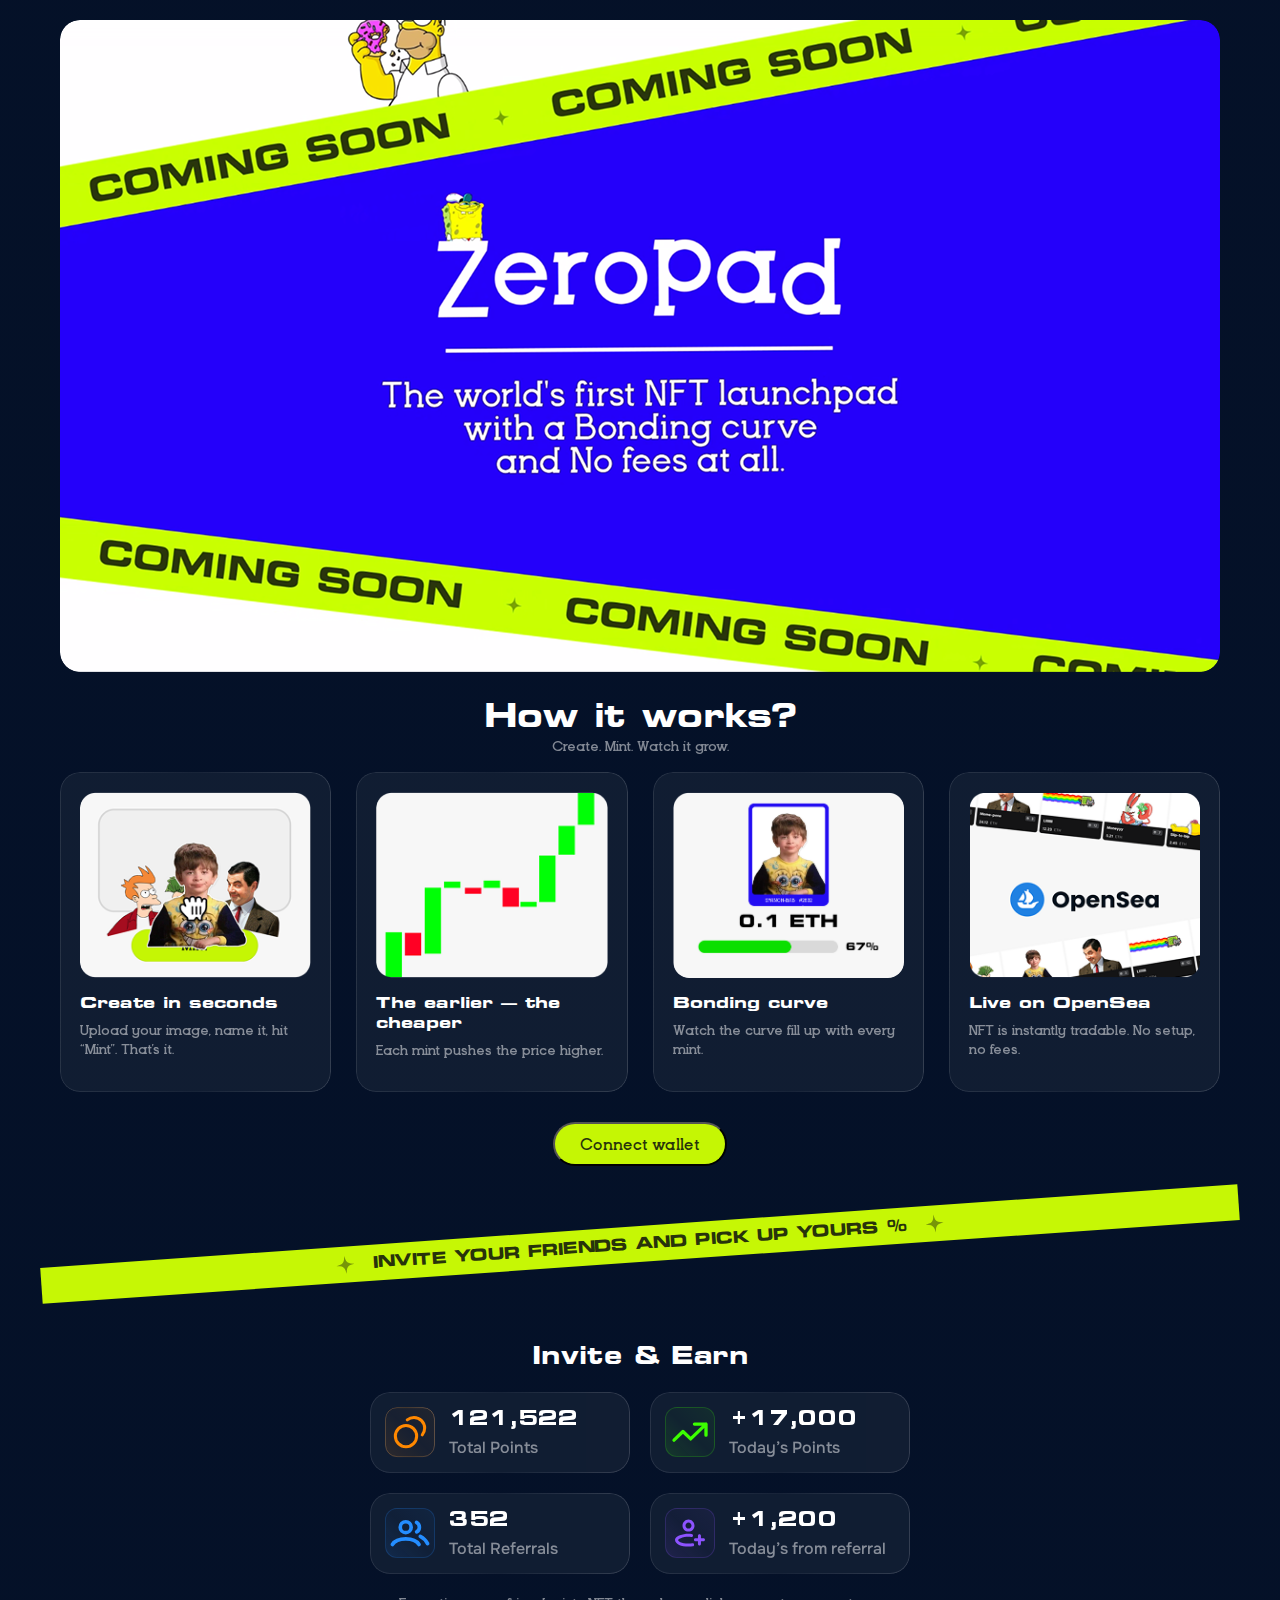
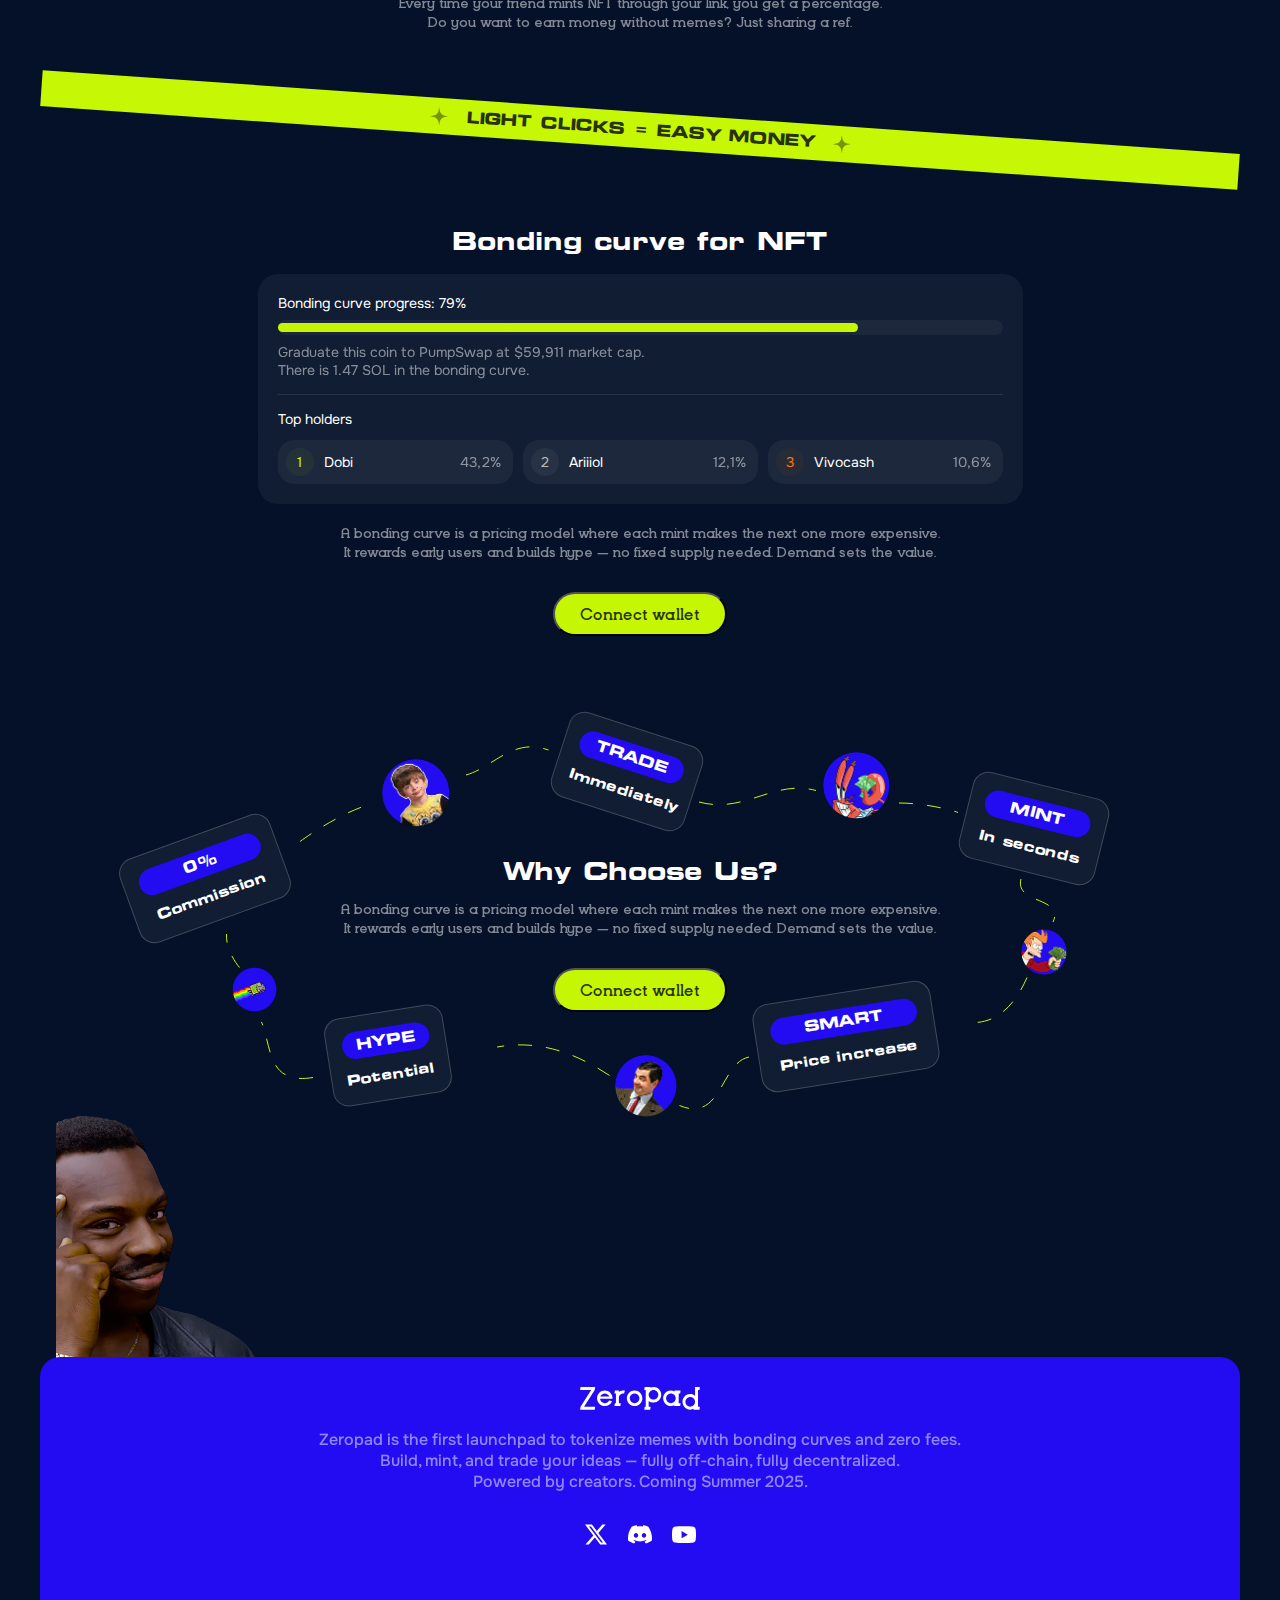
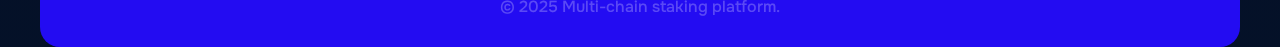
<file: index.html>
<!DOCTYPE html>
<html lang="en">
<head>
  <meta charset="UTF-8">
  <meta name="viewport" content="width=device-width, initial-scale=1.0, minimum-scale=1.0, maximum-scale=1.0">
  <link rel="stylesheet" href="css/style.css">
  <title>Zeropad</title>
</head>
<body>

  <header class="header index-header">
    <div class="container header-container">
      <div class="header-left">
        <a class="header-logo" href="#">
          <svg width="212" height="24" viewBox="0 0 212 24" fill="none" xmlns="http://www.w3.org/2000/svg">
            <path d="M0 23.3146L0.422427 20.3576L11.1038 3.64156H0L0.422427 0.68457H15.0565L14.6341 3.64156L3.95271 20.3576H15.0565L14.6341 23.3146H0Z" fill="white" />
            <path d="M29.0049 14.1575L29.2764 14.1877L31.9317 14.8213C30.8153 17.7179 28.0092 19.7697 24.7203 19.7697C20.4055 19.7697 16.9355 16.2998 16.9355 11.985C16.9355 7.7004 20.4055 4.23047 24.7203 4.23047C29.0049 4.23047 32.4748 7.7004 32.4748 11.985C32.4748 12.1359 32.4748 12.2867 32.4748 12.4376H19.9227C20.1339 14.8817 22.2159 16.8127 24.7203 16.8127C26.591 16.8127 28.2204 15.7265 29.0049 14.1575ZM20.2244 10.2953H29.2161C28.5221 8.48491 26.7721 7.18746 24.7203 7.18746C22.6383 7.18746 20.8883 8.48491 20.2244 10.2953Z" fill="white" />
            <path d="M34.3545 19.7697L34.7769 16.8127H35.833V7.18746H34.3545L34.7769 4.23047H38.79V5.64861C39.9366 4.80376 41.4452 4.23047 43.3461 4.23047C43.8591 4.23047 44.372 4.32099 44.8548 4.50203L43.8893 7.21763C43.7082 7.18745 43.5272 7.18746 43.3461 7.18746C39.9969 7.18746 38.971 9.93323 38.79 10.7781V16.8127H40.6909L40.2685 19.7697H34.3545Z" fill="white" />
            <path d="M54.5181 16.8127C57.1734 16.8127 59.3157 14.6403 59.3157 11.985C59.3157 9.32976 57.1734 7.18746 54.5181 7.18746C51.8629 7.18746 49.6904 9.32976 49.6904 11.985C49.6904 14.6403 51.8629 16.8127 54.5181 16.8127ZM46.7334 11.985C46.7334 7.7004 50.2033 4.23047 54.5181 4.23047C58.8027 4.23047 62.2727 7.7004 62.2727 11.985C62.2727 16.2998 58.8027 19.7697 54.5181 19.7697C50.2033 19.7697 46.7334 16.2998 46.7334 11.985Z" fill="white" />
            <path d="M73.4156 13.2668C76.0708 13.2668 78.2131 11.1245 78.2131 8.46929C78.2131 5.81404 76.0708 3.64156 73.4156 3.64156C70.7603 3.64156 68.5878 5.81404 68.5878 8.46929C68.5878 11.1245 70.7603 13.2668 73.4156 13.2668ZM70.0663 23.3146H64.1523L64.5748 20.3576H65.6308V3.64156H64.1523L64.5748 0.68457H70.4887L70.4284 1.28804C71.3336 0.895785 72.3595 0.68457 73.4156 0.68457C77.7002 0.68457 81.1701 4.1545 81.1701 8.46929C81.1701 12.7539 77.7002 16.2238 73.4156 16.2238C71.6052 16.2238 69.9154 15.5902 68.5878 14.5643V20.3576H70.4887L70.0663 23.3146Z" fill="white" />
            <path d="M90.8335 16.8127C93.4888 16.8127 95.6311 14.6403 95.6311 11.985C95.6311 9.32976 93.4888 7.18746 90.8335 7.18746C88.1783 7.18746 86.0058 9.32976 86.0058 11.985C86.0058 14.6403 88.1783 16.8127 90.8335 16.8127ZM100.067 19.7697H94.1526L94.2733 18.9551C93.2172 19.468 92.0707 19.7697 90.8335 19.7697C86.5188 19.7697 83.0488 16.2998 83.0488 11.985C83.0488 7.7004 86.5188 4.23047 90.8335 4.23047C92.131 4.23047 93.3681 4.56238 94.4543 5.1055L94.575 4.23047H100.489L100.067 7.18746H98.5881V16.8127H100.489L100.067 19.7697Z" fill="white" />
            <path d="M110.154 20.3576C112.809 20.3576 114.951 18.1851 114.951 15.5299C114.951 12.8746 112.809 10.7323 110.154 10.7323C107.499 10.7323 105.326 12.8746 105.326 15.5299C105.326 18.1851 107.499 20.3576 110.154 20.3576ZM119.387 23.3146H113.473L113.594 22.4999C112.538 23.0128 111.391 23.3146 110.154 23.3146C105.839 23.3146 102.369 19.8446 102.369 15.5299C102.369 11.2452 105.839 7.7753 110.154 7.7753C111.964 7.7753 113.624 8.40894 114.951 9.43484V0.68457H119.809L119.387 3.64156H117.908V20.3576H119.809L119.387 23.3146Z" fill="white" />
          </svg>
        </a>
      </div>
      <div class="header-right">
        <div class="header-btn">
          <button class="main-btn header-btn open-modal" data-target="#subscribeModal">Connect wallet</button>
        </div>
      </div>
    </div>
  </header>

  <section class="intro">
    <div class="container">
      <div class="intro-container">
        <img src="assets/img/mainimg.png" alt="intro-img" class="intro-img">
      </div>
    </div>
  </section>
  <section class="work">
    <div class="container">
      <h1 class="title">How it works?</h1>
      <p class="subtitle">Create. Mint. Watch it grow.</p>
      <div class="work-container">
        <div class="work-card">
          <img src="assets/img/work1.png" alt="work1" class="work-img">
          <div class="work-card-title">Create in seconds</div>
          <div class="work-card-subtitle">Upload your image, name it, hit “Mint”. That’s it.</div>
        </div>
        <div class="work-card">
          <img src="assets/img/work2.png" alt="work2" class="work-img">
          <div class="work-card-title">The earlier — the cheaper</div>
          <div class="work-card-subtitle">Each mint pushes the price higher.</div>
        </div>
        <div class="work-card">
          <img src="assets/img/work3.png" alt="work3" class="work-img">
          <div class="work-card-title">Bonding curve</div>
          <div class="work-card-subtitle">Watch the curve fill up with every mint.</div>
        </div>
        <div class="work-card">
          <img src="assets/img/work4.png" alt="work4" class="work-img">
          <div class="work-card-title">Live on OpenSea</div>
          <div class="work-card-subtitle">NFT is instantly tradable. No setup, no fees.</div>
        </div>
      </div>
      <div class="wallet-btn-container">
        <button class="main-btn open-modal" data-target="#subscribeModal">Connect wallet</button>
      </div>
    </div>
  </section>

  <div class="divider1">
    <svg width="19" height="19" viewBox="0 0 19 19" fill="none" xmlns="http://www.w3.org/2000/svg">
      <path opacity="0.5" d="M9.08128 0.326987L9.96503 3.78129C10.5868 6.21168 12.6445 8.00588 15.1369 8.29098L18.6793 8.69619L15.225 9.57994C12.7946 10.2017 11.0004 12.2594 10.7153 14.7518L10.3101 18.2942L9.42638 14.8399C8.80459 12.4096 6.74694 10.6153 4.25453 10.3302L0.712075 9.92503L4.16638 9.04129C6.59677 8.4195 8.39097 6.36186 8.67607 3.86944L9.08128 0.326987Z" fill="#28330B" />
    </svg>
    <div class="divider-text">Invite your friends and pick up yours %</div>
    <svg width="19" height="19" viewBox="0 0 19 19" fill="none" xmlns="http://www.w3.org/2000/svg">
      <path opacity="0.5" d="M8.68285 0.112143L9.56659 3.56645C10.1884 5.99683 12.246 7.79104 14.7384 8.07614L18.2809 8.48135L14.8266 9.36509C12.3962 9.98688 10.602 12.0445 10.3169 14.5369L9.91168 18.0794L9.02794 14.6251C8.40615 12.1947 6.34851 10.4005 3.85609 10.1154L0.313638 9.71019L3.76794 8.82645C6.19833 8.20466 7.99253 6.14701 8.27763 3.6546L8.68285 0.112143Z" fill="#28330B" />
    </svg>
    <img src="assets/img/homer.png" alt="homer" class="homer">
  </div>

  <section class="invite">
    <div class="container">
      <h2 class="title-h2">Invite & Earn</h2>
      <div class="invite-container">
        <div class="invite-card invite-card1">
          <svg width="50" height="51" viewBox="0 0 50 51" fill="none" xmlns="http://www.w3.org/2000/svg">
            <rect x="0.5" y="0.617188" width="49" height="49" rx="11.5" fill="url(#paint0_linear_361_8581)" />
            <rect x="0.5" y="0.617188" width="49" height="49" rx="11.5" stroke="#FF8800" stroke-opacity="0.2" />
            <rect x="0.5" y="0.617188" width="49" height="49" rx="11.5" stroke="url(#paint1_linear_361_8581)" />
            <path d="M22.2487 12.8602C24.0878 11.3546 26.439 10.4512 29.0012 10.4512C34.8922 10.4512 39.6679 15.2268 39.6679 21.1178C39.6679 23.6789 38.7653 26.0291 37.2609 27.8678M31.6654 29.1178C31.6654 35.0089 26.8897 39.7845 20.9987 39.7845C15.1077 39.7845 10.332 35.0089 10.332 29.1178C10.332 23.2268 15.1077 18.4512 20.9987 18.4512C26.8897 18.4512 31.6654 23.2268 31.6654 29.1178Z" stroke="#FF8800" stroke-width="3.05556" stroke-linecap="round" stroke-linejoin="round" />
            <defs>
              <linearGradient id="paint0_linear_361_8581" x1="49.8057" y1="0.117185" x2="0.194248" y2="50.1172" gradientUnits="userSpaceOnUse">
                <stop stop-color="#FF8800" stop-opacity="0.07" />
                <stop offset="0.5" stop-color="#FF8800" stop-opacity="0.03" />
                <stop offset="1" stop-color="#FF8800" stop-opacity="0.12" />
              </linearGradient>
              <linearGradient id="paint1_linear_361_8581" x1="-5.1295e-08" y1="49.0826" x2="55.8079" y2="40.9353" gradientUnits="userSpaceOnUse">
                <stop stop-color="white" stop-opacity="0.1" />
                <stop offset="0.5" stop-color="white" stop-opacity="0.03" />
                <stop offset="1" stop-color="white" stop-opacity="0.15" />
              </linearGradient>
            </defs>
          </svg>
          <div>
            <div class="invite-card-title">121,522</div>
            <div class="invite-card-subtitle">Total Points</div>
          </div>
        </div>
        <div class="invite-card invite-card2">
          <div class="invite-card-svg2">
            <svg width="44" height="45" viewBox="0 0 44 45" fill="none" xmlns="http://www.w3.org/2000/svg">
              <path d="M4.40039 33.5137C6.41457 30.1541 10.829 27.8548 17.7161 27.8548C24.6032 27.8548 29.0176 30.1541 31.0318 33.5137M32.306 25.3072C35.9532 27.1308 37.7768 28.9544 39.6004 32.6016M28.5128 11.3685C30.2289 12.2917 31.3955 14.1044 31.3955 16.1896C31.3955 18.2146 30.2954 19.9826 28.6601 20.9285M23.1869 16.1895C23.1869 19.211 20.7375 21.6603 17.7161 21.6603C14.6947 21.6603 12.2453 19.211 12.2453 16.1895C12.2453 13.1681 14.6947 10.7188 17.7161 10.7188C20.7375 10.7188 23.1869 13.1681 23.1869 16.1895Z" stroke="#248DFF" stroke-width="3.66667" stroke-linecap="round" />
            </svg>
          </div>
          <div>
            <div class="invite-card-title">352</div>
            <div class="invite-card-subtitle">Total Referrals</div>
          </div>
        </div>
        <div class="invite-card invite-card3">
          <div class="invite-card-svg3">
            <svg width="36" height="37" viewBox="0 0 36 37" fill="none" xmlns="http://www.w3.org/2000/svg">
              <path d="M16.5 30.1172L16.5 31.6172L16.5 30.1172ZM31.5 26.3672C32.3284 26.3672 33 25.6956 33 24.8672C33 24.0388 32.3284 23.3672 31.5 23.3672V26.3672ZM23.4 23.3672C22.5716 23.3672 21.9 24.0388 21.9 24.8672C21.9 25.6956 22.5716 26.3672 23.4 26.3672V23.3672ZM25.95 28.917C25.95 29.7454 26.6216 30.417 27.45 30.417C28.2784 30.417 28.95 29.7454 28.95 28.917H25.95ZM28.95 20.817C28.95 19.9886 28.2784 19.317 27.45 19.317C26.6216 19.317 25.95 19.9886 25.95 20.817H28.95ZM20.8447 31.3239C21.6647 31.2062 22.234 30.446 22.1163 29.626C21.9986 28.806 21.2384 28.2366 20.4184 28.3543L20.8447 31.3239ZM19.3436 22.0198C20.1675 22.1062 20.9054 21.5083 20.9918 20.6844C21.0782 19.8605 20.4803 19.1225 19.6564 19.0362L19.3436 22.0198ZM16.5 30.1172L16.5 28.6172C12.9787 28.6172 10.2081 28.0485 8.3776 27.2145C6.46473 26.343 6 25.4144 6 24.8672H4.5H3C3 27.2194 4.87618 28.9159 7.13377 29.9445C9.47375 31.0106 12.7031 31.6172 16.5 31.6172L16.5 30.1172ZM4.5 24.8672H6C6 25.0086 5.92752 24.8328 6.48558 24.3948C6.99058 23.9985 7.79011 23.5718 8.84695 23.1798C10.9492 22.4002 13.772 21.8672 16.5 21.8672V20.3672V18.8672C13.429 18.8672 10.2519 19.4591 7.80381 20.367C6.58552 20.8188 5.47237 21.3765 4.63346 22.0348C3.84761 22.6516 3 23.6008 3 24.8672H4.5ZM21 10.6997H19.5C19.5 12.2007 18.1594 13.6172 16.5 13.6172V15.1172V16.6172C19.8112 16.6172 22.5 13.8626 22.5 10.6997H21ZM16.5 15.1172V13.6172C14.8406 13.6172 13.5 12.2007 13.5 10.6997H12H10.5C10.5 13.8626 13.1888 16.6172 16.5 16.6172V15.1172ZM12 10.6997H13.5C13.5 9.12795 14.9098 7.61719 16.5 7.61719V6.11719V4.61719C13.1196 4.61719 10.5 7.6076 10.5 10.6997H12ZM16.5 6.11719V7.61719C18.0902 7.61719 19.5 9.12795 19.5 10.6997H21H22.5C22.5 7.6076 19.8804 4.61719 16.5 4.61719V6.11719ZM31.5 24.8672V23.3672H27.45V24.8672V26.3672H31.5V24.8672ZM27.45 24.8672V23.3672H23.4V24.8672V26.3672H27.45V24.8672ZM27.45 28.917H28.95V24.8672H27.45H25.95V28.917H27.45ZM27.45 24.8672H28.95V20.817H27.45H25.95V24.8672H27.45ZM20.6315 29.8391L20.4184 28.3543C19.2393 28.5236 17.928 28.6172 16.5 28.6172L16.5 30.1172L16.5 31.6172C18.0573 31.6172 19.5119 31.5152 20.8447 31.3239L20.6315 29.8391ZM16.5 20.3672V21.8672C17.4116 21.8672 18.3765 21.9184 19.3436 22.0198L19.5 20.528L19.6564 19.0362C18.5904 18.9244 17.521 18.8672 16.5 18.8672V20.3672Z" fill="#8D53FF" />
            </svg>
          </div>
          <div>
            <div class="invite-card-title">+1,200</div>
            <div class="invite-card-subtitle">Today’s from referral</div>
          </div>
        </div>
        <div class="invite-card invite-card4">
          <div class="invite-card-svg">
            <svg width="40" height="41" viewBox="0 0 40 41" fill="none" xmlns="http://www.w3.org/2000/svg">
              <path d="M4 28.1172L12.96 19.5018L20.64 26.8864L36 12.1172M36 12.1172H24.48M36 12.1172V23.1941" stroke="#3CFF00" stroke-width="3.33333" stroke-linecap="round" stroke-linejoin="round" />
            </svg>
          </div>
          <div>
            <div class="invite-card-title">+17,000</div>
            <div class="invite-card-subtitle">Today’s Points</div>
          </div>
        </div>
      </div>
      <div class="invite-container-text">
        Every time your friend mints NFT through your link, you get a percentage. <br> Do you want to earn money without memes? Just sharing a ref.
      </div>
    </div>
  </section>

  <div class="divider2">
    <svg width="19" height="19" viewBox="0 0 19 19" fill="none" xmlns="http://www.w3.org/2000/svg">
      <path opacity="0.5" d="M9.08128 0.326987L9.96503 3.78129C10.5868 6.21168 12.6445 8.00588 15.1369 8.29098L18.6793 8.69619L15.225 9.57994C12.7946 10.2017 11.0004 12.2594 10.7153 14.7518L10.3101 18.2942L9.42638 14.8399C8.80459 12.4096 6.74694 10.6153 4.25453 10.3302L0.712075 9.92503L4.16638 9.04129C6.59677 8.4195 8.39097 6.36186 8.67607 3.86944L9.08128 0.326987Z" fill="#28330B" />
    </svg>
    <div class="divider-text">Light clicks = easy money</div>
    <svg width="19" height="19" viewBox="0 0 19 19" fill="none" xmlns="http://www.w3.org/2000/svg">
      <path opacity="0.5" d="M8.68285 0.112143L9.56659 3.56645C10.1884 5.99683 12.246 7.79104 14.7384 8.07614L18.2809 8.48135L14.8266 9.36509C12.3962 9.98688 10.602 12.0445 10.3169 14.5369L9.91168 18.0794L9.02794 14.6251C8.40615 12.1947 6.34851 10.4005 3.85609 10.1154L0.313638 9.71019L3.76794 8.82645C6.19833 8.20466 7.99253 6.14701 8.27763 3.6546L8.68285 0.112143Z" fill="#28330B" />
    </svg>
  </div>

  <section class="invite">
    <div class="container">
      <h2 class="title-h2">Bonding curve for NFT</h2>
      <div class="bonding-container">
        <div class="progress-title">Bonding curve progress: 79%</div>
        <div class="progress-bar">
          <div class="progress-inside"></div>
        </div>
        <div class="progress-text">
          Graduate this coin to PumpSwap at $59,911 market cap.
          <br>There is 1.47 SOL in the bonding curve.
        </div>
        <div class="progress-divider"></div>
        <div class="progress-title">Top holders</div>
        <div class="holders-container">
          <div class="holders-card">
            <div class="holders-left">
              <div class="holders-num holders-num1">
                <span>1</span>
              </div>
              <div class="holders-name">Dobi</div>
            </div>
            <div class="holders-right">
              <span>43,2%</span>
            </div>
          </div>
          <div class="holders-card">
            <div class="holders-left">
              <div class="holders-num holders-num2">
                <span>2</span>
              </div>
              <div class="holders-name">Ariiiol</div>
            </div>
            <div class="holders-right">
              <span>12,1%</span>
            </div>
          </div>
          <div class="holders-card">
            <div class="holders-left">
              <div class="holders-num holders-num3">
                <span>3</span>
              </div>
              <div class="holders-name">Vivocash</div>
            </div>
            <div class="holders-right">
              <span>10,6%</span>
            </div>
          </div>
        </div>
      </div>
      <div class="invite-container-text">
        A bonding curve is a pricing model where each mint makes the next one more expensive.<br> It rewards early users and builds hype — no fixed supply needed. Demand sets the value.
      </div>
      <div class="wallet-btn-container">
        <button class="main-btn open-modal" data-target="#subscribeModal">Connect wallet</button>
      </div>
    </div>
  </section>

  <section class="whyus">
    <div class="container">
      <div class="whyus-container">
        <div class="whyus-lines">
          <svg width="831" height="363" viewBox="0 0 831 363" fill="none" xmlns="http://www.w3.org/2000/svg">
            <path d="M674 57C697 57 724 63 733 66.5" stroke="#C5F604" stroke-dasharray="14 14" />
            <path d="M796 133C789.302 158 840 151 828 176" stroke="#C5F604" stroke-dasharray="14 14" />
            <path d="M474 56.0013C520 68.3269 548.081 33.0013 591 44.5013" stroke="#C5F604" stroke-dasharray="14 14" />
            <path d="M75 95.5C89.3333 85 124.2 62.7 149 57.5" stroke="#C5F604" stroke-dasharray="14 14" />
            <path d="M241 29.0003C267.5 21.8996 287.5 -8.9997 323.5 4.0003" stroke="#C5F604" stroke-dasharray="14 14" />
            <path d="M802 231.5C792.5 253.5 776.5 275 751 276.5" stroke="#C5F604" stroke-dasharray="14 14" />
            <path d="M524 311C495.5 316.5 497 377.5 454.5 359.5" stroke="#C5F604" stroke-dasharray="14 14" />
            <path d="M384.5 329.499C353.5 308.999 317 292.999 272 300.999" stroke="#C5F604" stroke-dasharray="14 14" />
            <path d="M88 331.5C42 339 47 301.5 36.5 276" stroke="#C5F604" stroke-dasharray="14 14" />
            <path d="M14.5005 221.5C9.83381 216.167 0.700478 202 1.50048 188" stroke="#C5F604" stroke-dasharray="14 14" />
          </svg>
        </div>
        <div class="whyus-card whyus-card1">
          <div class="trade-container">
            <span>TRADE</span>
          </div>
          <div class="whyus-card-title">Immediately</div>
        </div>
        <img class="whyus-img1" alt="krabs" src="assets/img/krabs.png">
        <div class="whyus-card whyus-card2">
          <div class="trade-container">
            <span>mint</span>
          </div>
          <div class="whyus-card-title">In seconds</div>
        </div>
        <img class="whyus-img2" alt="money" src="assets/img/money.png">
        <div class="whyus-card whyus-card3">
          <div class="trade-container">
            <span>Smart</span>
          </div>
          <div class="whyus-card-title">Price increase</div>
        </div>
        <img class="whyus-img3" alt="bean" src="assets/img/bean.png">
        <div class="whyus-card whyus-card4">
          <div class="trade-container">
            <span>hype</span>
          </div>
          <div class="whyus-card-title">Potential</div>
        </div>
        <img class="whyus-img4" alt="nyan" src="assets/img/nyan.png">
        <div class="whyus-card whyus-card5">
          <div class="trade-container">
            <span>0%</span>
          </div>
          <div class="whyus-card-title">Commission</div>
        </div>
        <img class="whyus-img5" alt="bala" src="assets/img/bala.png">
        <div class="whyus-content">
          <h2 class="title-h2">Why Choose Us?</h2>
          <p class="subtitle mt-2">
            A bonding curve is a pricing model where each mint makes the next one more expensive.
            <br>It rewards early users and builds hype — no fixed supply needed. Demand sets the value.
          </p>
          <div class="wallet-btn-container">
            <button class="main-btn open-modal" data-target="#subscribeModal">Connect wallet</button>
          </div>
        </div>
      </div>
      <img src="assets/img/222 1.png" alt="222" class="mem">
    </div>
  </section>

  <footer class="footer">
    <div class="container">
      <a class="footer-logo" href="#">
        <svg width="120" height="23" viewBox="0 0 120 23" fill="none" xmlns="http://www.w3.org/2000/svg">
          <path d="M0.0957031 22.63L0.51813 19.673L11.1995 2.95699H0.0957031L0.51813 0H15.1522L14.7298 2.95699L4.04841 19.673H15.1522L14.7298 22.63H0.0957031Z" fill="white" />
          <path d="M29.1006 13.4739L29.3721 13.5041L32.0274 14.1377C30.911 17.0344 28.1049 19.0861 24.816 19.0861C20.5012 19.0861 17.0312 15.6162 17.0312 11.3014C17.0312 7.01681 20.5012 3.54688 24.816 3.54688C29.1006 3.54688 32.5705 7.01681 32.5705 11.3014C32.5705 11.4523 32.5705 11.6032 32.5705 11.754H20.0184C20.2296 14.1981 22.3116 16.1292 24.816 16.1292C26.6867 16.1292 28.3161 15.0429 29.1006 13.4739ZM20.3201 9.61172H29.3118C28.6178 7.80132 26.8678 6.50386 24.816 6.50386C22.734 6.50386 20.984 7.80132 20.3201 9.61172Z" fill="white" />
          <path d="M34.4502 19.0861L34.8726 16.1292H35.9287V6.50386H34.4502L34.8726 3.54688H38.8857V4.96502C40.0323 4.12017 41.5409 3.54688 43.4418 3.54688C43.9548 3.54688 44.4677 3.6374 44.9505 3.81844L43.985 6.53403C43.8039 6.50386 43.6229 6.50386 43.4418 6.50386C40.0926 6.50386 39.0667 9.24964 38.8857 10.0945V16.1292H40.7866L40.3642 19.0861H34.4502Z" fill="white" />
          <path d="M54.6138 16.1292C57.2691 16.1292 59.4114 13.9567 59.4114 11.3014C59.4114 8.64617 57.2691 6.50386 54.6138 6.50386C51.9586 6.50386 49.7861 8.64617 49.7861 11.3014C49.7861 13.9567 51.9586 16.1292 54.6138 16.1292ZM46.8291 11.3014C46.8291 7.01681 50.299 3.54688 54.6138 3.54688C58.8984 3.54688 62.3684 7.01681 62.3684 11.3014C62.3684 15.6162 58.8984 19.0861 54.6138 19.0861C50.299 19.0861 46.8291 15.6162 46.8291 11.3014Z" fill="white" />
          <path d="M73.5113 12.5823C76.1665 12.5823 78.3088 10.44 78.3088 7.78472C78.3088 5.12947 76.1665 2.95699 73.5113 2.95699C70.856 2.95699 68.6835 5.12947 68.6835 7.78472C68.6835 10.44 70.856 12.5823 73.5113 12.5823ZM70.162 22.63H64.248L64.6705 19.673H65.7265V2.95699H64.248L64.6705 0H70.5844L70.5241 0.603467C71.4293 0.211214 72.4552 0 73.5113 0C77.7959 0 81.2658 3.46993 81.2658 7.78472C81.2658 12.0693 77.7959 15.5393 73.5113 15.5393C71.7009 15.5393 70.0112 14.9056 68.6835 13.8797V19.673H70.5844L70.162 22.63Z" fill="white" />
          <path d="M90.9292 16.1292C93.5845 16.1292 95.7268 13.9567 95.7268 11.3014C95.7268 8.64617 93.5845 6.50386 90.9292 6.50386C88.274 6.50386 86.1015 8.64617 86.1015 11.3014C86.1015 13.9567 88.274 16.1292 90.9292 16.1292ZM100.162 19.0861H94.2483L94.369 18.2715C93.3129 18.7844 92.1664 19.0861 90.9292 19.0861C86.6145 19.0861 83.1445 15.6162 83.1445 11.3014C83.1445 7.01681 86.6145 3.54688 90.9292 3.54688C92.2267 3.54688 93.4638 3.87878 94.55 4.4219L94.6707 3.54688H100.585L100.162 6.50386H98.6838V16.1292H100.585L100.162 19.0861Z" fill="white" />
          <path d="M110.25 19.673C112.905 19.673 115.047 17.5005 115.047 14.8453C115.047 12.19 112.905 10.0477 110.25 10.0477C107.594 10.0477 105.422 12.19 105.422 14.8453C105.422 17.5005 107.594 19.673 110.25 19.673ZM119.483 22.63H113.569L113.689 21.8153C112.633 22.3283 111.487 22.63 110.25 22.63C105.935 22.63 102.465 19.1601 102.465 14.8453C102.465 10.5607 105.935 7.09073 110.25 7.09073C112.06 7.09073 113.719 7.72437 115.047 8.75027V0H119.905L119.483 2.95699H118.004V19.673H119.905L119.483 22.63Z" fill="white" />
        </svg>
      </a>
      <div class="footer-text">
        Zeropad is the first launchpad to tokenize memes with bonding curves and zero fees. <br>
        Build, mint, and trade your ideas — fully off-chain, fully decentralized. <br>
        Powered by creators. Coming Summer 2025.
      </div>
      <div class="footer-social">
        <a class="social-link" href="#">
          <svg width="24" height="25" viewBox="0 0 24 25" fill="none" xmlns="http://www.w3.org/2000/svg">
            <path d="M18.3263 2.53516H21.6998L14.3297 10.9586L23 22.4211H16.2112L10.894 15.4692L4.80995 22.4211H1.43443L9.31743 13.4113L1 2.53516H7.96111L12.7674 8.88949L18.3263 2.53516ZM17.1423 20.4019H19.0116L6.94539 4.44829H4.93946L17.1423 20.4019Z" fill="white" />
          </svg>
        </a>
        <a class="social-link" href="#">
          <svg width="24" height="25" viewBox="0 0 24 25" fill="none" xmlns="http://www.w3.org/2000/svg">
            <path d="M20.317 4.78594C18.7873 4.08406 17.147 3.56695 15.4319 3.27077C15.4007 3.26506 15.3695 3.27934 15.3534 3.30791C15.1424 3.68313 14.9087 4.17263 14.7451 4.55737C12.9004 4.2812 11.0652 4.2812 9.25832 4.55737C9.09465 4.16407 8.85248 3.68313 8.64057 3.30791C8.62448 3.2803 8.59328 3.26601 8.56205 3.27077C6.84791 3.566 5.20756 4.08312 3.67693 4.78594C3.66368 4.79166 3.65233 4.80119 3.64479 4.81356C0.533392 9.46192 -0.31895 13.996 0.0991801 18.4739C0.101072 18.4958 0.11337 18.5168 0.130398 18.5301C2.18321 20.0376 4.17171 20.9529 6.12328 21.5595C6.15451 21.569 6.18761 21.5576 6.20748 21.5319C6.66913 20.9014 7.08064 20.2367 7.43348 19.5377C7.4543 19.4967 7.43442 19.4482 7.39186 19.432C6.73913 19.1844 6.1176 18.8825 5.51973 18.5396C5.47244 18.512 5.46865 18.4444 5.51216 18.412C5.63797 18.3177 5.76382 18.2196 5.88396 18.1206C5.90569 18.1025 5.93598 18.0987 5.96153 18.1101C9.88928 19.9034 14.1415 19.9034 18.023 18.1101C18.0485 18.0977 18.0788 18.1016 18.1015 18.1196C18.2216 18.2187 18.3475 18.3177 18.4742 18.412C18.5177 18.4444 18.5149 18.512 18.4676 18.5396C17.8697 18.8891 17.2482 19.1844 16.5945 19.431C16.552 19.4472 16.533 19.4967 16.5538 19.5377C16.9143 20.2357 17.3258 20.9005 17.7789 21.5309C17.7978 21.5576 17.8319 21.569 17.8631 21.5595C19.8241 20.9529 21.8126 20.0376 23.8654 18.5301C23.8834 18.5168 23.8948 18.4968 23.8967 18.4749C24.3971 13.2979 23.0585 8.80101 20.3482 4.81451C20.3416 4.80119 20.3303 4.79166 20.317 4.78594ZM8.02002 15.7474C6.8375 15.7474 5.86313 14.6617 5.86313 13.3284C5.86313 11.9951 6.8186 10.9095 8.02002 10.9095C9.23087 10.9095 10.1958 12.0047 10.1769 13.3284C10.1769 14.6617 9.22141 15.7474 8.02002 15.7474ZM15.9947 15.7474C14.8123 15.7474 13.8379 14.6617 13.8379 13.3284C13.8379 11.9951 14.7933 10.9095 15.9947 10.9095C17.2056 10.9095 18.1705 12.0047 18.1516 13.3284C18.1516 14.6617 17.2056 15.7474 15.9947 15.7474Z" fill="white" />
          </svg>
        </a>
        <a class="social-link" href="#">
          <svg width="24" height="25" viewBox="0 0 24 25" fill="none" xmlns="http://www.w3.org/2000/svg">
            <g clip-path="url(#clip0_435_2984)">
              <path d="M23.5216 6.81578C23.3859 6.3052 23.1185 5.8392 22.7462 5.46444C22.3738 5.08967 21.9095 4.81928 21.3998 4.68033C19.5234 4.17578 12.0234 4.17578 12.0234 4.17578C12.0234 4.17578 4.52344 4.17578 2.64707 4.68033C2.13737 4.81928 1.6731 5.08967 1.30073 5.46444C0.928354 5.8392 0.660943 6.3052 0.525256 6.81578C0.0234376 8.70033 0.0234375 12.6303 0.0234375 12.6303C0.0234375 12.6303 0.0234376 16.5603 0.525256 18.4449C0.660943 18.9555 0.928354 19.4214 1.30073 19.7962C1.6731 20.171 2.13737 20.4414 2.64707 20.5803C4.52344 21.0849 12.0234 21.0849 12.0234 21.0849C12.0234 21.0849 19.5234 21.0849 21.3998 20.5803C21.9095 20.4414 22.3738 20.171 22.7462 19.7962C23.1185 19.4214 23.3859 18.9555 23.5216 18.4449C24.0234 16.5603 24.0234 12.6303 24.0234 12.6303C24.0234 12.6303 24.0234 8.70033 23.5216 6.81578Z" fill="white" />
              <path d="M9.56934 16.1998V9.0625L15.8421 12.6311L9.56934 16.1998Z" fill="#230CF2" />
            </g>
            <defs>
              <clipPath id="clip0_435_2984">
                <rect width="24" height="24" fill="white" transform="translate(0 0.630859)" />
              </clipPath>
            </defs>
          </svg>
        </a>
      </div>
      <div class="footer-text op-25">
        © 2025 Multi-chain staking platform.
      </div>
    </div>
  </footer>

  <div class="custom-modal-overlay" id="subscribeModal">
    <div class="custom-modal">
      <div class="modal-header">
        <h1 class="modal-title">Subscribe to us</h1>
        <button class="close-modal">
          <svg width="24" height="25" viewBox="0 0 24 25" fill="none" xmlns="http://www.w3.org/2000/svg">
            <path d="M16 8.5L8 16.5M16 16.5L8 8.5" stroke="white" stroke-width="2" stroke-linecap="round" />
          </svg>
        </button>
      </div>
      <div class="modal-body">
        <div class="modal-body-text">In order to connect your wallet, you need to subscribe to us on Twitter.</div>
        <div class="modal-input">
          <div class="modal-input-svg">
            <svg width="24" height="25" viewBox="0 0 24 25" fill="none" xmlns="http://www.w3.org/2000/svg">
              <path d="M10.012 7.95215L6.85341 7.95215C5.67376 7.95215 4.53204 8.4155 3.69479 9.26515C2.85754 10.1148 2.38187 11.254 2.40095 12.4705C2.38182 13.6871 2.85768 14.8264 3.69479 15.6759C4.551 16.5448 5.65461 17.0083 6.83431 17.0083H9.99289M13.9888 17.0469H17.1474C18.327 17.0469 19.4687 16.5835 20.306 15.7339C21.1432 14.8842 21.6189 13.745 21.5998 12.5285C21.5998 11.3314 21.1241 10.1921 20.2869 9.34249C19.4497 8.49285 18.3271 8.01013 17.1474 8.01011H13.9888M7.25283 12.4573L16.7286 12.4573" stroke="#248DFF" stroke-width="2" stroke-linecap="round" stroke-linejoin="round" />
            </svg>
          </div>
          <input type="url" placeholder="Your Twitter profile link">
        </div>
        <button class="modal-btn main-btn">Subscribe to Twitter</button>
        <button class="modal-btn main-btn outline-btn mb-0">I'm subscribed</button>
      </div>
    </div>
  </div>


  <script src="js/app.js"></script>

</body>
</html>
</file>
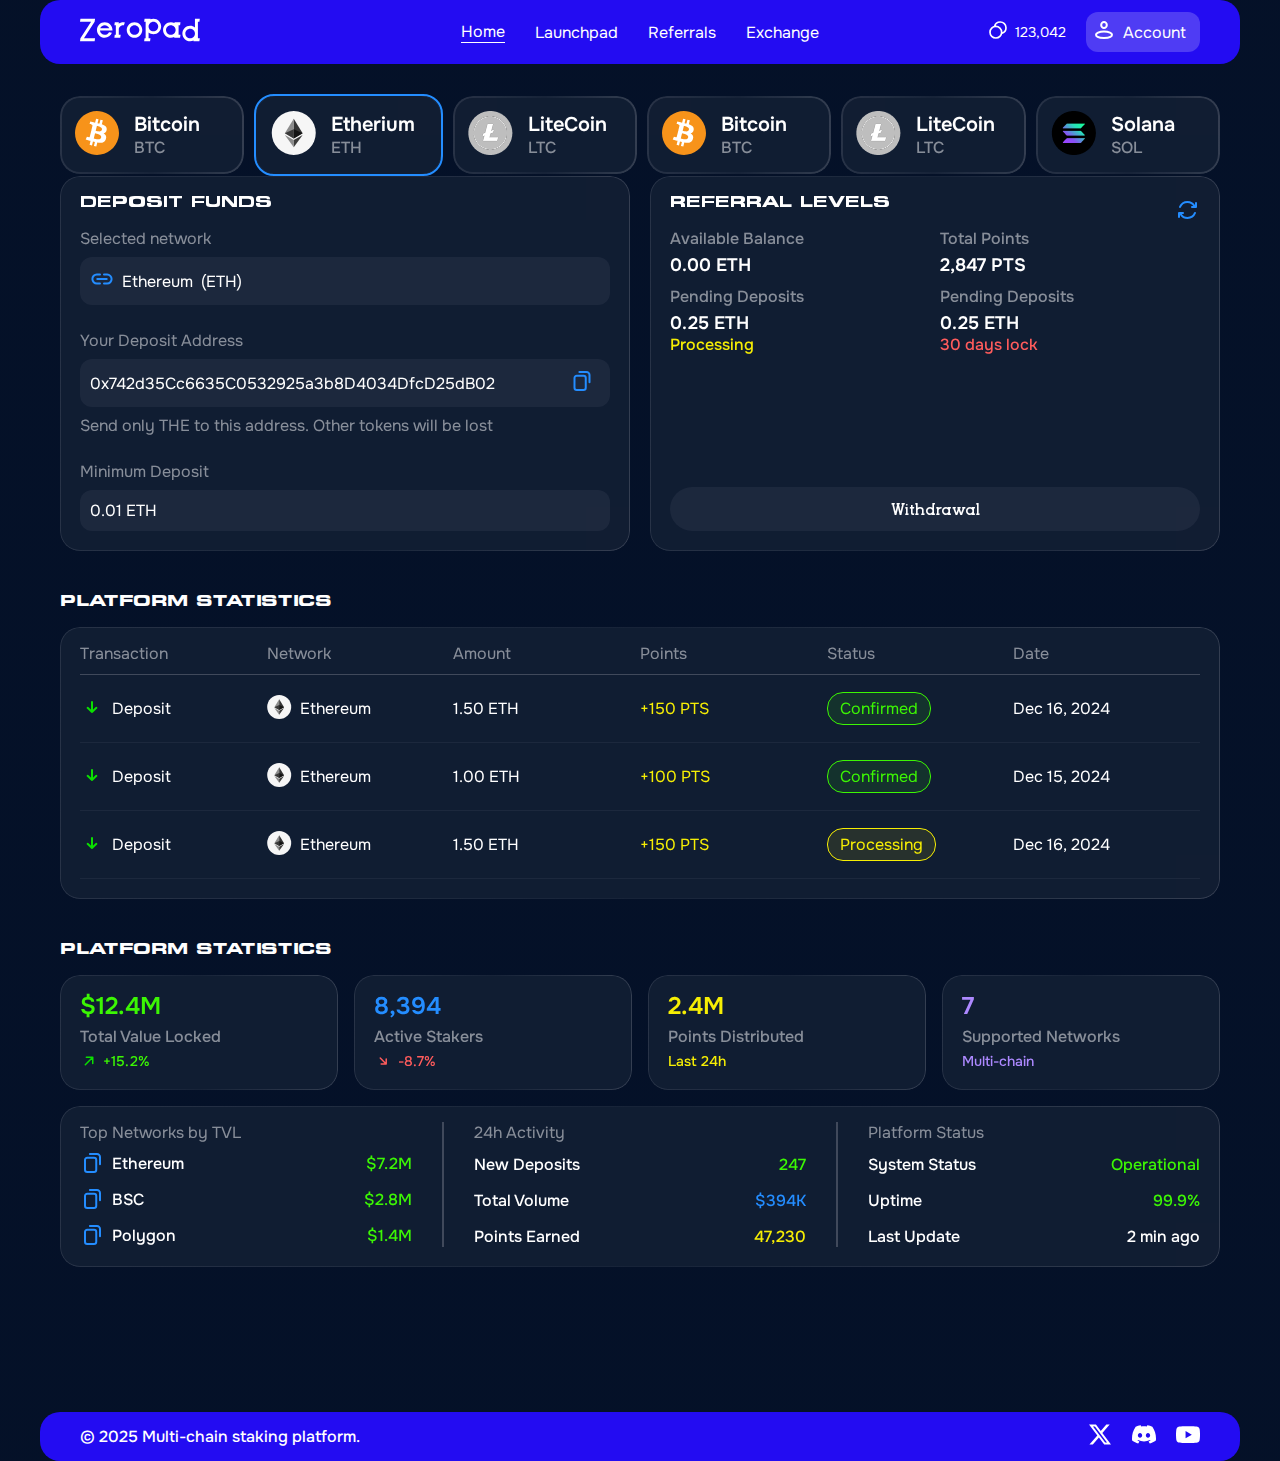
<file: exchange.html>
<!DOCTYPE html>
<html lang="en">
<head>
  <meta charset="UTF-8">
  <meta name="viewport" content="width=device-width, initial-scale=1.0, minimum-scale=1.0, maximum-scale=1.0">
  <link rel="stylesheet" href="https://cdn.jsdelivr.net/npm/swiper@11/swiper-bundle.min.css" />
  <link rel="stylesheet" href="css/style.css">
  <title>Zeropad</title>
</head>
<body>
  <header class="header">
    <div class="container header-container">
      <div class="header-left">
        <a class="header-logo" href="#">
          <svg width="212" height="24" viewBox="0 0 212 24" fill="none" xmlns="http://www.w3.org/2000/svg">
            <path d="M0 23.3146L0.422427 20.3576L11.1038 3.64156H0L0.422427 0.68457H15.0565L14.6341 3.64156L3.95271 20.3576H15.0565L14.6341 23.3146H0Z" fill="white" />
            <path d="M29.0049 14.1575L29.2764 14.1877L31.9317 14.8213C30.8153 17.7179 28.0092 19.7697 24.7203 19.7697C20.4055 19.7697 16.9355 16.2998 16.9355 11.985C16.9355 7.7004 20.4055 4.23047 24.7203 4.23047C29.0049 4.23047 32.4748 7.7004 32.4748 11.985C32.4748 12.1359 32.4748 12.2867 32.4748 12.4376H19.9227C20.1339 14.8817 22.2159 16.8127 24.7203 16.8127C26.591 16.8127 28.2204 15.7265 29.0049 14.1575ZM20.2244 10.2953H29.2161C28.5221 8.48491 26.7721 7.18746 24.7203 7.18746C22.6383 7.18746 20.8883 8.48491 20.2244 10.2953Z" fill="white" />
            <path d="M34.3545 19.7697L34.7769 16.8127H35.833V7.18746H34.3545L34.7769 4.23047H38.79V5.64861C39.9366 4.80376 41.4452 4.23047 43.3461 4.23047C43.8591 4.23047 44.372 4.32099 44.8548 4.50203L43.8893 7.21763C43.7082 7.18745 43.5272 7.18746 43.3461 7.18746C39.9969 7.18746 38.971 9.93323 38.79 10.7781V16.8127H40.6909L40.2685 19.7697H34.3545Z" fill="white" />
            <path d="M54.5181 16.8127C57.1734 16.8127 59.3157 14.6403 59.3157 11.985C59.3157 9.32976 57.1734 7.18746 54.5181 7.18746C51.8629 7.18746 49.6904 9.32976 49.6904 11.985C49.6904 14.6403 51.8629 16.8127 54.5181 16.8127ZM46.7334 11.985C46.7334 7.7004 50.2033 4.23047 54.5181 4.23047C58.8027 4.23047 62.2727 7.7004 62.2727 11.985C62.2727 16.2998 58.8027 19.7697 54.5181 19.7697C50.2033 19.7697 46.7334 16.2998 46.7334 11.985Z" fill="white" />
            <path d="M73.4156 13.2668C76.0708 13.2668 78.2131 11.1245 78.2131 8.46929C78.2131 5.81404 76.0708 3.64156 73.4156 3.64156C70.7603 3.64156 68.5878 5.81404 68.5878 8.46929C68.5878 11.1245 70.7603 13.2668 73.4156 13.2668ZM70.0663 23.3146H64.1523L64.5748 20.3576H65.6308V3.64156H64.1523L64.5748 0.68457H70.4887L70.4284 1.28804C71.3336 0.895785 72.3595 0.68457 73.4156 0.68457C77.7002 0.68457 81.1701 4.1545 81.1701 8.46929C81.1701 12.7539 77.7002 16.2238 73.4156 16.2238C71.6052 16.2238 69.9154 15.5902 68.5878 14.5643V20.3576H70.4887L70.0663 23.3146Z" fill="white" />
            <path d="M90.8335 16.8127C93.4888 16.8127 95.6311 14.6403 95.6311 11.985C95.6311 9.32976 93.4888 7.18746 90.8335 7.18746C88.1783 7.18746 86.0058 9.32976 86.0058 11.985C86.0058 14.6403 88.1783 16.8127 90.8335 16.8127ZM100.067 19.7697H94.1526L94.2733 18.9551C93.2172 19.468 92.0707 19.7697 90.8335 19.7697C86.5188 19.7697 83.0488 16.2998 83.0488 11.985C83.0488 7.7004 86.5188 4.23047 90.8335 4.23047C92.131 4.23047 93.3681 4.56238 94.4543 5.1055L94.575 4.23047H100.489L100.067 7.18746H98.5881V16.8127H100.489L100.067 19.7697Z" fill="white" />
            <path d="M110.154 20.3576C112.809 20.3576 114.951 18.1851 114.951 15.5299C114.951 12.8746 112.809 10.7323 110.154 10.7323C107.499 10.7323 105.326 12.8746 105.326 15.5299C105.326 18.1851 107.499 20.3576 110.154 20.3576ZM119.387 23.3146H113.473L113.594 22.4999C112.538 23.0128 111.391 23.3146 110.154 23.3146C105.839 23.3146 102.369 19.8446 102.369 15.5299C102.369 11.2452 105.839 7.7753 110.154 7.7753C111.964 7.7753 113.624 8.40894 114.951 9.43484V0.68457H119.809L119.387 3.64156H117.908V20.3576H119.809L119.387 23.3146Z" fill="white" />
          </svg>
        </a>
      </div>
      <div class="header-center">
        <a class="header-link active" href="home.html">
          Home
        </a> 
        <a class="header-link" href="launchpad.html">
          Launchpad
        </a> 
        <a class="header-link" href="referrals.html">
          Referrals
        </a> 
        <a class="header-link" href="exchange.html">
          Exchange
        </a> 
      </div>
      <div class="header-right">
        <div class="money-amount">
          <div class="money-svg">
            <svg width="20" height="20" viewBox="0 0 20 20" fill="none" xmlns="http://www.w3.org/2000/svg">
              <path d="M6.54781 6.36364C7.19369 3.85421 9.47165 2 12.1827 2C15.396 2 18.0009 4.60489 18.0009 7.81818C18.0009 10.38 16.3451 12.5551 14.0454 13.3318M13.6359 12.1818C13.6359 15.3951 11.031 18 7.81769 18C4.6044 18 1.99951 15.3951 1.99951 12.1818C1.99951 8.96852 4.6044 6.36364 7.81769 6.36364C11.031 6.36364 13.6359 8.96852 13.6359 12.1818Z" stroke="white" stroke-width="1.66667" stroke-linecap="round" stroke-linejoin="round" />
            </svg>
          </div>
          <span>123,042</span>
        </div>
        <div class="user-account">
            <div class="user-svg">
              <svg width="24" height="24" viewBox="0 0 24 24" fill="none" xmlns="http://www.w3.org/2000/svg">
                <path d="M12 13.5557C14.3722 13.5557 16.4711 14.0084 17.9395 14.6973C19.4872 15.4234 20 16.2289 20 16.7783C19.9998 17.4746 19.6205 18.2354 18.3896 18.877C17.1255 19.5358 15.0584 20 12 20C8.94161 20 6.87454 19.5358 5.61035 18.877C4.37952 18.2354 4.00016 17.4746 4 16.7783C4 16.2289 4.51284 15.4234 6.06055 14.6973C7.52885 14.0084 9.62782 13.5557 12 13.5557ZM12 4C13.484 4 14.8184 5.4463 14.8184 7.00977C14.8183 8.52535 13.5293 9.875 12 9.875C10.4707 9.875 9.1817 8.52535 9.18164 7.00977C9.18164 5.4463 10.516 4 12 4Z" stroke="white" stroke-width="2" />
              </svg>
            </div>
            <span>Account</span>
        </div>
        <div class="header-bar" onclick="toggleOffcanvas()">
          <svg xmlns="http://www.w3.org/2000/svg" x="0px" y="0px" width="30" height="30" viewBox="0,0,256,256"
            style="fill:#FFFFFF;">
            <g fill="#ffffff" fill-rule="nonzero" stroke="none" stroke-width="1" stroke-linecap="butt" stroke-linejoin="miter" stroke-miterlimit="10" stroke-dasharray="" stroke-dashoffset="0" font-family="none" font-weight="none" font-size="none" text-anchor="none" style="mix-blend-mode: normal"><g transform="scale(3.55556,3.55556)"><path d="M56,48c2.209,0 4,1.791 4,4c0,2.209 -1.791,4 -4,4c-1.202,0 -38.798,0 -40,0c-2.209,0 -4,-1.791 -4,-4c0,-2.209 1.791,-4 4,-4c1.202,0 38.798,0 40,0zM56,32c2.209,0 4,1.791 4,4c0,2.209 -1.791,4 -4,4c-1.202,0 -38.798,0 -40,0c-2.209,0 -4,-1.791 -4,-4c0,-2.209 1.791,-4 4,-4c1.202,0 38.798,0 40,0zM56,16c2.209,0 4,1.791 4,4c0,2.209 -1.791,4 -4,4c-1.202,0 -38.798,0 -40,0c-2.209,0 -4,-1.791 -4,-4c0,-2.209 1.791,-4 4,-4c1.202,0 38.798,0 40,0z"></path></g></g>
          </svg>
        </div>
      </div>
    </div>
  </header>

  <div class="offcanvas" id="offcanvasMenu">
    <button class="offcanvas-close" onclick="toggleOffcanvas()">×</button>
    <div class="offcanvas-container">
      <a class="header-link" href="home.html">Home</a> 
      <a class="header-link" href="launchpad.html">Launchpad</a> 
      <a class="header-link" href="referrals.html">Referrals</a> 
      <a class="header-link active" href="exchange.html">Exchange</a> 

      <div class="money-amount">
        <div class="money-svg">
          <svg width="20" height="20" viewBox="0 0 20 20" fill="none" xmlns="http://www.w3.org/2000/svg">
            <path d="M6.54781 6.36364C7.19369 3.85421 9.47165 2 12.1827 2C15.396 2 18.0009 4.60489 18.0009 7.81818C18.0009 10.38 16.3451 12.5551 14.0454 13.3318M13.6359 12.1818C13.6359 15.3951 11.031 18 7.81769 18C4.6044 18 1.99951 15.3951 1.99951 12.1818C1.99951 8.96852 4.6044 6.36364 7.81769 6.36364C11.031 6.36364 13.6359 8.96852 13.6359 12.1818Z" stroke="white" stroke-width="1.66667" stroke-linecap="round" stroke-linejoin="round" />
          </svg>
        </div>
        <span>123,042</span>
      </div>
      <div class="user-account">
          <div class="user-svg">
            <svg width="24" height="24" viewBox="0 0 24 24" fill="none" xmlns="http://www.w3.org/2000/svg">
              <path d="M12 13.5557C14.3722 13.5557 16.4711 14.0084 17.9395 14.6973C19.4872 15.4234 20 16.2289 20 16.7783C19.9998 17.4746 19.6205 18.2354 18.3896 18.877C17.1255 19.5358 15.0584 20 12 20C8.94161 20 6.87454 19.5358 5.61035 18.877C4.37952 18.2354 4.00016 17.4746 4 16.7783C4 16.2289 4.51284 15.4234 6.06055 14.6973C7.52885 14.0084 9.62782 13.5557 12 13.5557ZM12 4C13.484 4 14.8184 5.4463 14.8184 7.00977C14.8183 8.52535 13.5293 9.875 12 9.875C10.4707 9.875 9.1817 8.52535 9.18164 7.00977C9.18164 5.4463 10.516 4 12 4Z" stroke="white" stroke-width="2" />
            </svg>
          </div>
          <span>Account</span>
      </div>
    </div>
    
  </div>

  <div class="main-container">
    <section class="exchange">
    <div class="container">
      <div class="crypto-container">
        <div class="crypto-block">
          <div class="crypto-img">
            <svg width="44" height="44" viewBox="0 0 44 44" fill="none" xmlns="http://www.w3.org/2000/svg">
              <path d="M43.3415 27.3221C40.4028 39.1078 28.4645 46.2804 16.676 43.3414C4.89241 40.403 -2.28105 28.4654 0.659011 16.6804C3.59632 4.89329 15.5347 -2.28001 27.3197 0.658341C39.1074 3.59669 46.2802 15.5357 43.3415 27.3221Z" fill="#F7931A" />
              <path d="M31.7009 18.866C32.1389 15.9386 29.9098 14.365 26.8618 13.3152L27.8505 9.34969L25.4364 8.74813L24.4738 12.6091C23.8392 12.451 23.1874 12.3018 22.5397 12.154L23.5091 8.26757L21.0965 7.66602L20.107 11.6301C19.5817 11.5105 19.066 11.3922 18.5655 11.2678L18.5682 11.2554L15.239 10.4242L14.5968 13.0023C14.5968 13.0023 16.388 13.4128 16.3501 13.4382C17.3279 13.6823 17.5046 14.3292 17.475 14.8421L16.3488 19.3596C16.4161 19.3768 16.5035 19.4015 16.5997 19.44C16.5193 19.4201 16.4333 19.3981 16.3446 19.3768L14.766 25.7052C14.6463 26.0022 14.3431 26.4476 13.6597 26.2785C13.6837 26.3136 11.905 25.8406 11.905 25.8406L10.7065 28.6036L13.8481 29.3867C14.4325 29.5331 15.0052 29.6864 15.5691 29.8308L14.57 33.8416L16.9813 34.4432L17.9708 30.475C18.6294 30.6537 19.2689 30.8187 19.8946 30.9741L18.9086 34.9238L21.3227 35.5253L22.3217 31.522C26.4382 32.301 29.5337 31.9868 30.8366 28.264C31.8865 25.2665 30.7844 23.5375 28.6185 22.41C30.1958 22.0463 31.3839 21.0089 31.7009 18.866ZM26.1852 26.5996C25.4392 29.5971 20.3917 27.9766 18.7553 27.5703L20.0809 22.2567C21.7173 22.665 26.9649 23.4736 26.1852 26.5996ZM26.9319 18.8227C26.2512 21.5492 22.0501 20.164 20.6873 19.8243L21.8892 15.005C23.252 15.3446 27.6408 15.9785 26.9319 18.8227Z" fill="white" />
            </svg>
          </div>
          <div class="crypto-content">
            <div class="crypto-title">Bitcoin</div>
            <div class="crypto-subtitle">BTC</div>
          </div>
        </div>
        <div class="crypto-block active">
          <div class="crypto-img">
            <svg width="45" height="44" viewBox="0 0 45 44" fill="none" xmlns="http://www.w3.org/2000/svg">
              <circle cx="22.75" cy="22" r="22" fill="#F6F6F6" />
              <path d="M22.7483 7.85742L22.5537 8.50202V27.2052L22.7483 27.3945L31.6491 22.2627L22.7483 7.85742Z" fill="#343434" />
              <path d="M22.7458 7.85742L13.8447 22.2627L22.7458 27.3945V18.3165V7.85742Z" fill="#8C8C8C" />
              <path d="M22.7483 29.0373L22.6387 29.1678V35.8301L22.7483 36.1423L31.6546 23.9082L22.7483 29.0373Z" fill="#3C3C3B" />
              <path d="M22.7458 36.1423V29.0373L13.8447 23.9082L22.7458 36.1423Z" fill="#8C8C8C" />
              <path d="M22.7446 27.3944L31.6455 22.2626L22.7446 18.3164V27.3944Z" fill="#141414" />
              <path d="M13.8447 22.2626L22.7458 27.3944V18.3164L13.8447 22.2626Z" fill="#393939" />
            </svg>
          </div>
          <div class="crypto-content">
            <div class="crypto-title">Etherium</div>
            <div class="crypto-subtitle">ETH</div>
          </div>
        </div>
        <div class="crypto-block">
          <div class="crypto-img">
            <img src="assets/img/ltc.png" alt="ltc">
          </div>
          <div class="crypto-content">
            <div class="crypto-title">LiteCoin</div>
            <div class="crypto-subtitle">LTC</div>
          </div>
        </div>
        <div class="crypto-block">
          <div class="crypto-img">
            <svg width="44" height="44" viewBox="0 0 44 44" fill="none" xmlns="http://www.w3.org/2000/svg">
              <path d="M43.3415 27.3221C40.4028 39.1078 28.4645 46.2804 16.676 43.3414C4.89241 40.403 -2.28105 28.4654 0.659011 16.6804C3.59632 4.89329 15.5347 -2.28001 27.3197 0.658341C39.1074 3.59669 46.2802 15.5357 43.3415 27.3221Z" fill="#F7931A" />
              <path d="M31.7009 18.866C32.1389 15.9386 29.9098 14.365 26.8618 13.3152L27.8505 9.34969L25.4364 8.74813L24.4738 12.6091C23.8392 12.451 23.1874 12.3018 22.5397 12.154L23.5091 8.26757L21.0965 7.66602L20.107 11.6301C19.5817 11.5105 19.066 11.3922 18.5655 11.2678L18.5682 11.2554L15.239 10.4242L14.5968 13.0023C14.5968 13.0023 16.388 13.4128 16.3501 13.4382C17.3279 13.6823 17.5046 14.3292 17.475 14.8421L16.3488 19.3596C16.4161 19.3768 16.5035 19.4015 16.5997 19.44C16.5193 19.4201 16.4333 19.3981 16.3446 19.3768L14.766 25.7052C14.6463 26.0022 14.3431 26.4476 13.6597 26.2785C13.6837 26.3136 11.905 25.8406 11.905 25.8406L10.7065 28.6036L13.8481 29.3867C14.4325 29.5331 15.0052 29.6864 15.5691 29.8308L14.57 33.8416L16.9813 34.4432L17.9708 30.475C18.6294 30.6537 19.2689 30.8187 19.8946 30.9741L18.9086 34.9238L21.3227 35.5253L22.3217 31.522C26.4382 32.301 29.5337 31.9868 30.8366 28.264C31.8865 25.2665 30.7844 23.5375 28.6185 22.41C30.1958 22.0463 31.3839 21.0089 31.7009 18.866ZM26.1852 26.5996C25.4392 29.5971 20.3917 27.9766 18.7553 27.5703L20.0809 22.2567C21.7173 22.665 26.9649 23.4736 26.1852 26.5996ZM26.9319 18.8227C26.2512 21.5492 22.0501 20.164 20.6873 19.8243L21.8892 15.005C23.252 15.3446 27.6408 15.9785 26.9319 18.8227Z" fill="white" />
            </svg>
          </div>
          <div class="crypto-content">
            <div class="crypto-title">Bitcoin</div>
            <div class="crypto-subtitle">BTC</div>
          </div>
        </div>
        <div class="crypto-block">
          <div class="crypto-img">
            <img src="assets/img/ltc.png" alt="ltc">
          </div>
          <div class="crypto-content">
            <div class="crypto-title">LiteCoin</div>
            <div class="crypto-subtitle">LTC</div>
          </div>
        </div>
        <div class="crypto-block">
          <div class="crypto-img">
            <img src="assets/img/SOL.png" alt="SOL">
          </div>
          <div class="crypto-content">
            <div class="crypto-title">Solana</div>
            <div class="crypto-subtitle">SOL</div>
          </div>
        </div>
      </div>
      <div class="swiper crypto-swiper">
        <div class="swiper-wrapper">
          <!-- Каждый слайд -->
          <div class="swiper-slide">
            <div class="crypto-block active">
          <div class="crypto-img">
            <svg width="45" height="44" viewBox="0 0 45 44" fill="none" xmlns="http://www.w3.org/2000/svg">
              <circle cx="22.75" cy="22" r="22" fill="#F6F6F6" />
              <path d="M22.7483 7.85742L22.5537 8.50202V27.2052L22.7483 27.3945L31.6491 22.2627L22.7483 7.85742Z" fill="#343434" />
              <path d="M22.7458 7.85742L13.8447 22.2627L22.7458 27.3945V18.3165V7.85742Z" fill="#8C8C8C" />
              <path d="M22.7483 29.0373L22.6387 29.1678V35.8301L22.7483 36.1423L31.6546 23.9082L22.7483 29.0373Z" fill="#3C3C3B" />
              <path d="M22.7458 36.1423V29.0373L13.8447 23.9082L22.7458 36.1423Z" fill="#8C8C8C" />
              <path d="M22.7446 27.3944L31.6455 22.2626L22.7446 18.3164V27.3944Z" fill="#141414" />
              <path d="M13.8447 22.2626L22.7458 27.3944V18.3164L13.8447 22.2626Z" fill="#393939" />
            </svg>
          </div>
          <div class="crypto-content">
            <div class="crypto-title">Etherium</div>
            <div class="crypto-subtitle">ETH</div>
          </div>
            </div>
          </div>
        
          <div class="swiper-slide">
            <div class="crypto-block">
              <div class="crypto-img">
                <svg width="44" height="44" viewBox="0 0 44 44" fill="none" xmlns="http://www.w3.org/2000/svg">
                  <path d="M43.3415 27.3221C40.4028 39.1078 28.4645 46.2804 16.676 43.3414C4.89241 40.403 -2.28105 28.4654 0.659011 16.6804C3.59632 4.89329 15.5347 -2.28001 27.3197 0.658341C39.1074 3.59669 46.2802 15.5357 43.3415 27.3221Z" fill="#F7931A" />
                  <path d="M31.7009 18.866C32.1389 15.9386 29.9098 14.365 26.8618 13.3152L27.8505 9.34969L25.4364 8.74813L24.4738 12.6091C23.8392 12.451 23.1874 12.3018 22.5397 12.154L23.5091 8.26757L21.0965 7.66602L20.107 11.6301C19.5817 11.5105 19.066 11.3922 18.5655 11.2678L18.5682 11.2554L15.239 10.4242L14.5968 13.0023C14.5968 13.0023 16.388 13.4128 16.3501 13.4382C17.3279 13.6823 17.5046 14.3292 17.475 14.8421L16.3488 19.3596C16.4161 19.3768 16.5035 19.4015 16.5997 19.44C16.5193 19.4201 16.4333 19.3981 16.3446 19.3768L14.766 25.7052C14.6463 26.0022 14.3431 26.4476 13.6597 26.2785C13.6837 26.3136 11.905 25.8406 11.905 25.8406L10.7065 28.6036L13.8481 29.3867C14.4325 29.5331 15.0052 29.6864 15.5691 29.8308L14.57 33.8416L16.9813 34.4432L17.9708 30.475C18.6294 30.6537 19.2689 30.8187 19.8946 30.9741L18.9086 34.9238L21.3227 35.5253L22.3217 31.522C26.4382 32.301 29.5337 31.9868 30.8366 28.264C31.8865 25.2665 30.7844 23.5375 28.6185 22.41C30.1958 22.0463 31.3839 21.0089 31.7009 18.866ZM26.1852 26.5996C25.4392 29.5971 20.3917 27.9766 18.7553 27.5703L20.0809 22.2567C21.7173 22.665 26.9649 23.4736 26.1852 26.5996ZM26.9319 18.8227C26.2512 21.5492 22.0501 20.164 20.6873 19.8243L21.8892 15.005C23.252 15.3446 27.6408 15.9785 26.9319 18.8227Z" fill="white" />
                </svg>
              </div>
              <div class="crypto-content">
                <div class="crypto-title">Bitcoin</div>
                <div class="crypto-subtitle">BTC</div>
              </div>
            </div>
          </div>
        
          <div class="swiper-slide">
            <div class="crypto-block">
          <div class="crypto-img">
            <img src="assets/img/ltc.png" alt="ltc">
          </div>
          <div class="crypto-content">
            <div class="crypto-title">LiteCoin</div>
            <div class="crypto-subtitle">LTC</div>
          </div>
            </div>
          </div>
          
          <div class="swiper-slide">
            <div class="crypto-block">
          <div class="crypto-img">
            <svg width="44" height="44" viewBox="0 0 44 44" fill="none" xmlns="http://www.w3.org/2000/svg">
              <path d="M43.3415 27.3221C40.4028 39.1078 28.4645 46.2804 16.676 43.3414C4.89241 40.403 -2.28105 28.4654 0.659011 16.6804C3.59632 4.89329 15.5347 -2.28001 27.3197 0.658341C39.1074 3.59669 46.2802 15.5357 43.3415 27.3221Z" fill="#F7931A" />
              <path d="M31.7009 18.866C32.1389 15.9386 29.9098 14.365 26.8618 13.3152L27.8505 9.34969L25.4364 8.74813L24.4738 12.6091C23.8392 12.451 23.1874 12.3018 22.5397 12.154L23.5091 8.26757L21.0965 7.66602L20.107 11.6301C19.5817 11.5105 19.066 11.3922 18.5655 11.2678L18.5682 11.2554L15.239 10.4242L14.5968 13.0023C14.5968 13.0023 16.388 13.4128 16.3501 13.4382C17.3279 13.6823 17.5046 14.3292 17.475 14.8421L16.3488 19.3596C16.4161 19.3768 16.5035 19.4015 16.5997 19.44C16.5193 19.4201 16.4333 19.3981 16.3446 19.3768L14.766 25.7052C14.6463 26.0022 14.3431 26.4476 13.6597 26.2785C13.6837 26.3136 11.905 25.8406 11.905 25.8406L10.7065 28.6036L13.8481 29.3867C14.4325 29.5331 15.0052 29.6864 15.5691 29.8308L14.57 33.8416L16.9813 34.4432L17.9708 30.475C18.6294 30.6537 19.2689 30.8187 19.8946 30.9741L18.9086 34.9238L21.3227 35.5253L22.3217 31.522C26.4382 32.301 29.5337 31.9868 30.8366 28.264C31.8865 25.2665 30.7844 23.5375 28.6185 22.41C30.1958 22.0463 31.3839 21.0089 31.7009 18.866ZM26.1852 26.5996C25.4392 29.5971 20.3917 27.9766 18.7553 27.5703L20.0809 22.2567C21.7173 22.665 26.9649 23.4736 26.1852 26.5996ZM26.9319 18.8227C26.2512 21.5492 22.0501 20.164 20.6873 19.8243L21.8892 15.005C23.252 15.3446 27.6408 15.9785 26.9319 18.8227Z" fill="white" />
            </svg>
          </div>
          <div class="crypto-content">
            <div class="crypto-title">Bitcoin</div>
            <div class="crypto-subtitle">BTC</div>
          </div>
          </div>
          </div>
          
          <div class="swiper-slide">
            <div class="crypto-block">
          <div class="crypto-img">
            <img src="assets/img/ltc.png" alt="ltc">
          </div>
          <div class="crypto-content">
            <div class="crypto-title">LiteCoin</div>
            <div class="crypto-subtitle">LTC</div>
          </div>
            </div>
          </div>
          
          <div class="swiper-slide">
            <div class="crypto-block">
          <div class="crypto-img">
            <img src="assets/img/SOL.png" alt="SOL">
          </div>
          <div class="crypto-content">
            <div class="crypto-title">Solana</div>
            <div class="crypto-subtitle">SOL</div>
          </div>
            </div>
          </div>
        </div>

      </div>
      <div class="exchange-container">
        <div class="ref-levels-container exchange-block">
          <h1 class="ref-levels-title">Deposit funds</h1>
          <div class="dep-block">
            <div class="dep-subtitle">Selected network</div>
            <div class="dep-container">
              <div class="dep-svg">
                <svg width="24" height="24" viewBox="0 0 24 24" fill="none" xmlns="http://www.w3.org/2000/svg">
                  <path d="M10.0115 7.45215L6.85292 7.45215C5.67327 7.45215 4.53155 7.9155 3.6943 8.76515C2.85705 9.61479 2.38138 10.754 2.40046 11.9705C2.38133 13.1871 2.85719 14.3264 3.6943 15.1759C4.55051 16.0448 5.65413 16.5083 6.83382 16.5083H9.9924M13.9883 16.5469H17.1469C18.3265 16.5469 19.4683 16.0835 20.3055 15.2339C21.1428 14.3842 21.6184 13.245 21.5993 12.0285C21.5993 10.8314 21.1237 9.69214 20.2864 8.84249C19.4492 7.99285 18.3266 7.51013 17.1469 7.51011H13.9883M7.25235 11.9573L16.7281 11.9573" stroke="#248DFF" stroke-width="2" stroke-linecap="round" stroke-linejoin="round" />
                </svg>
              </div>
              <div class="dep-text">Ethereum</div>
              <div class="dep-text">(ETH)</div>
            </div>
          </div>
          <div class="dep-block">
            <div class="dep-subtitle">Your Deposit Address</div>
            <div class="dep-container copy-block">
              <div class="dep-text">0x742d35Cc6635C0532925a3b8D4034DfcD25dB02</div>
              <div class="svg-copy">
                <svg width="25" height="24" viewBox="0 0 25 24" fill="none" xmlns="http://www.w3.org/2000/svg">
                  <path d="M20.5 13.1251L20.5 6.00003C20.5 4.34317 19.1568 3.00002 17.5 3.00003L10.375 3.00012M14.5 21.0001L7.75 21.0001C6.50736 21.0001 5.5 19.9928 5.5 18.7501L5.5 9.00012C5.5 7.75747 6.50736 6.75011 7.75 6.75011L14.5 6.75011C15.7426 6.75011 16.75 7.75747 16.75 9.00011L16.75 18.7501C16.75 19.9928 15.7426 21.0001 14.5 21.0001Z" stroke="#248DFF" stroke-width="2" stroke-linecap="round" />
                </svg>
              </div>
            </div>
            <div class="dep-subtitle mt-1">Send only THE to this address. Other tokens will be lost</div>
          </div>
          <div class="dep-block mb-0">
            <div class="dep-subtitle">Minimum Deposit</div>
            <div class="dep-container">
              <div class="dep-text">0.01 ETH</div>
            </div>
          </div>
        </div>
        <div class="ref-levels-container exchange-block">
          <div class="ac-block">
            <h1 class="ref-levels-title">Referral Levels</h1>
            <button class="refresh-btn">
              <svg width="24" height="24" viewBox="0 0 24 24" fill="none" xmlns="http://www.w3.org/2000/svg">
                <path d="M4.57787 15.9861C5.96782 18.3856 8.56573 20 11.5412 20C14.9149 20 17.8031 17.9247 18.9957 14.9826M7.0194 14.9826L3 14.9826L3 18.9965M18.4221 7.95833C17.0322 5.55882 14.4343 3.94445 11.4588 3.94445C8.08513 3.94445 5.19686 6.0198 4.00433 8.96181M15.9806 8.96181L20 8.96181L20 4.94792" stroke="#248DFF" stroke-width="2" stroke-linecap="round" stroke-linejoin="round" />
              </svg>
            </button>
          </div>
          <div class="balance-container">
            <div class="balance-block">
              <div class="balance-subtitle">Available Balance</div>  
              <div class="balance-text">0.00 ETH</div>
            </div>
            <div class="balance-block">
              <div class="balance-subtitle">Total Points</div>  
              <div class="balance-text">2,847 PTS</div>
            </div>
            <div class="balance-block">
              <div class="balance-subtitle">Pending Deposits</div>  
              <div class="balance-text">0.25 ETH</div>
              <div class="balance-processing">Processing</div>
            </div>
            <div class="balance-block">
              <div class="balance-subtitle">Pending Deposits</div>  
              <div class="balance-text">0.25 ETH</div>
              <div class="balance-lock">30 days lock</div>
            </div>
          </div>
          <div class="withdrawal">
            <button class="withdrawal-btn" data-target="#withdrawalModal">Withdrawal</button>
          </div>
        </div>
      </div>
      <h1 class="ref-levels-title">Platform Statistics</h1>
      
      <div class="table-scroll-wrapper">
        <div class="ref-levels-container exchange-block table-block">
          <div class="table-header">
            <div class="table-header-text">Transaction</div>
            <div class="table-header-text">Network</div>
            <div class="table-header-text">Amount</div>
            <div class="table-header-text">Points</div>
            <div class="table-header-text">Status</div>
            <div class="table-header-text">Date</div>
          </div>
          <div class="table-divider"></div>
          <div class="table-row">
            <div class="table-td">
              <div>
                <svg width="24" height="24" viewBox="0 0 24 24" fill="none" xmlns="http://www.w3.org/2000/svg">
                  <path d="M16.375 12.8333L12 17M12 17L7.625 12.8333M12 17L12 7" stroke="#0BDF00" stroke-width="2" stroke-linecap="round" stroke-linejoin="round" />
                </svg>
              </div>
              <div class="table-td-text">
                Deposit
              </div>
            </div>
            <div class="table-td">
              <div>
                <svg width="25" height="24" viewBox="0 0 25 24" fill="none" xmlns="http://www.w3.org/2000/svg">
                  <circle cx="12.2002" cy="12" r="12" fill="#F6F6F6" />
                  <path d="M12.1999 4.28613L12.0938 4.63773L12.0938 14.8395L12.1999 14.9427L17.0549 12.1436L12.1999 4.28613Z" fill="#343434" />
                  <path d="M12.1989 4.28613L7.34375 12.1436L12.1989 14.9427V9.99109V4.28613Z" fill="#8C8C8C" />
                  <path d="M12.1999 15.8387L12.1401 15.9099V19.5439L12.1999 19.7142L17.0579 13.041L12.1999 15.8387Z" fill="#3C3C3B" />
                  <path d="M12.1989 19.7142V15.8387L7.34375 13.041L12.1989 19.7142Z" fill="#8C8C8C" />
                  <path d="M12.1978 14.9419L17.0528 12.1427L12.1978 9.99023V14.9419Z" fill="#141414" />
                  <path d="M7.34375 12.1427L12.1989 14.9419V9.99023L7.34375 12.1427Z" fill="#393939" />
                </svg>
              </div>
              <div class="table-td-text">
                Ethereum
              </div>
            </div>
            <div class="table-td">
              <div class="table-td-text">
                1.50 ETH
              </div>
            </div>
            <div class="table-td">
              <div class="table-td-text yellow-text">
                +150 PTS
              </div>
            </div>
            <div class="table-td">
              <div class="table-td-status confirm">
                Confirmed
              </div>
            </div>
            <div class="table-td">
              <div class="table-td-text">
                Dec 16, 2024
              </div>
            </div>
          </div>
          <div class="table-row">
            <div class="table-td">
              <div>
                <svg width="24" height="24" viewBox="0 0 24 24" fill="none" xmlns="http://www.w3.org/2000/svg">
                  <path d="M16.375 12.8333L12 17M12 17L7.625 12.8333M12 17L12 7" stroke="#0BDF00" stroke-width="2" stroke-linecap="round" stroke-linejoin="round" />
                </svg>
              </div>
              <div class="table-td-text">
                Deposit
              </div>
            </div>
            <div class="table-td">
              <div>
                <svg width="25" height="24" viewBox="0 0 25 24" fill="none" xmlns="http://www.w3.org/2000/svg">
                  <circle cx="12.2002" cy="12" r="12" fill="#F6F6F6" />
                  <path d="M12.1999 4.28613L12.0938 4.63773L12.0938 14.8395L12.1999 14.9427L17.0549 12.1436L12.1999 4.28613Z" fill="#343434" />
                  <path d="M12.1989 4.28613L7.34375 12.1436L12.1989 14.9427V9.99109V4.28613Z" fill="#8C8C8C" />
                  <path d="M12.1999 15.8387L12.1401 15.9099V19.5439L12.1999 19.7142L17.0579 13.041L12.1999 15.8387Z" fill="#3C3C3B" />
                  <path d="M12.1989 19.7142V15.8387L7.34375 13.041L12.1989 19.7142Z" fill="#8C8C8C" />
                  <path d="M12.1978 14.9419L17.0528 12.1427L12.1978 9.99023V14.9419Z" fill="#141414" />
                  <path d="M7.34375 12.1427L12.1989 14.9419V9.99023L7.34375 12.1427Z" fill="#393939" />
                </svg>
              </div>
              <div class="table-td-text">
                Ethereum
              </div>
            </div>
            <div class="table-td">
              <div class="table-td-text">
                1.00 ETH
              </div>
            </div>
            <div class="table-td">
              <div class="table-td-text yellow-text">
                +100 PTS
              </div>
            </div>
            <div class="table-td">
              <div class="table-td-status confirm">
                Confirmed
              </div>
            </div>
            <div class="table-td">
              <div class="table-td-text">
                Dec 15, 2024
              </div>
            </div>
          </div>
          <div class="table-row">
            <div class="table-td">
              <div>
                <svg width="24" height="24" viewBox="0 0 24 24" fill="none" xmlns="http://www.w3.org/2000/svg">
                  <path d="M16.375 12.8333L12 17M12 17L7.625 12.8333M12 17L12 7" stroke="#0BDF00" stroke-width="2" stroke-linecap="round" stroke-linejoin="round" />
                </svg>
              </div>
              <div class="table-td-text">
                Deposit
              </div>
            </div>
            <div class="table-td">
              <div>
                <svg width="25" height="24" viewBox="0 0 25 24" fill="none" xmlns="http://www.w3.org/2000/svg">
                  <circle cx="12.2002" cy="12" r="12" fill="#F6F6F6" />
                  <path d="M12.1999 4.28613L12.0938 4.63773L12.0938 14.8395L12.1999 14.9427L17.0549 12.1436L12.1999 4.28613Z" fill="#343434" />
                  <path d="M12.1989 4.28613L7.34375 12.1436L12.1989 14.9427V9.99109V4.28613Z" fill="#8C8C8C" />
                  <path d="M12.1999 15.8387L12.1401 15.9099V19.5439L12.1999 19.7142L17.0579 13.041L12.1999 15.8387Z" fill="#3C3C3B" />
                  <path d="M12.1989 19.7142V15.8387L7.34375 13.041L12.1989 19.7142Z" fill="#8C8C8C" />
                  <path d="M12.1978 14.9419L17.0528 12.1427L12.1978 9.99023V14.9419Z" fill="#141414" />
                  <path d="M7.34375 12.1427L12.1989 14.9419V9.99023L7.34375 12.1427Z" fill="#393939" />
                </svg>
              </div>
              <div class="table-td-text">
                Ethereum
              </div>
            </div>
            <div class="table-td">
              <div class="table-td-text">
                1.50 ETH
              </div>
            </div>
            <div class="table-td">
              <div class="table-td-text yellow-text">
                +150 PTS
              </div>
            </div>
            <div class="table-td">
              <div class="table-td-status processing">
                Processing
              </div>
            </div>
            <div class="table-td">
              <div class="table-td-text">
                Dec 16, 2024
              </div>
            </div>
          </div>
        </div>
      </div>
      

      <h1 class="ref-levels-title">Platform Statistics</h1>
      <div class="stat-container">
        <div class="ref-levels-container exchange-block">
          <div class="stat-title profit-color">$12.4M</div>
          <div class="stat-text">Total Value Locked</div>
          <div class="stat-subtitle profit-color">
            <svg width="18" height="18" viewBox="0 0 18 18" fill="none" xmlns="http://www.w3.org/2000/svg">
              <path d="M6.34357 5.31024L12.7351 5.31014M12.7351 5.31014L12.7351 11.6107M12.7351 5.31014L5.31045 12.7348" stroke="#0BDF00" stroke-width="1.5" stroke-linecap="round" stroke-linejoin="round" />
            </svg>
            +15.2%
          </div>
        </div>
        <div class="ref-levels-container exchange-block">
          <div class="stat-title blue-color">8,394</div>
          <div class="stat-text">Active Stakers</div>
          <div class="stat-subtitle loss-color">
            <svg width="19" height="18" viewBox="0 0 19 18" fill="none" xmlns="http://www.w3.org/2000/svg">
              <path d="M12.25 6.91765L12.1794 11.9294M12.1794 11.9294L7.16765 12M12.1794 11.9294L6.25 6" stroke="#FF5C5C" stroke-width="1.5" stroke-linecap="round" stroke-linejoin="round" />
            </svg>
            -8.7%
          </div>
        </div>
        <div class="ref-levels-container exchange-block">
          <div class="stat-title yellow-text">2.4M</div>
          <div class="stat-text">Points Distributed</div>
          <div class="stat-subtitle yellow-text">
            Last 24h
          </div>
        </div>
        <div class="ref-levels-container exchange-block">
          <div class="stat-title purple-color">7</div>
          <div class="stat-text">Supported Networks</div>
          <div class="stat-subtitle purple-color">
            Multi-chain
          </div>
        </div>
      </div>

      <div class="ref-levels-container exchange-block stat-info">
        <div class="stat-info-block">
          <div class="dep-subtitle mb-1">Top Networks by TVL</div>
          <div class="stat-content">
            <div class="stat-left">
              <svg width="24" height="24" viewBox="0 0 24 24" fill="none" xmlns="http://www.w3.org/2000/svg">
                <path d="M20 13.1251L20 6.00003C20 4.34317 18.6568 3.00002 17 3.00003L9.875 3.00012M14 21.0001L7.25 21.0001C6.00736 21.0001 5 19.9928 5 18.7501L5 9.00012C5 7.75747 6.00736 6.75011 7.25 6.75011L14 6.75011C15.2426 6.75011 16.25 7.75747 16.25 9.00011L16.25 18.7501C16.25 19.9928 15.2426 21.0001 14 21.0001Z" stroke="#248DFF" stroke-width="2" stroke-linecap="round" />
              </svg>
              <div class="stat-info-text">Ethereum</div>
            </div>
            <div class="stat-right">
              <div class="stat-info-text profit-color">$7.2M</div>
            </div>
          </div>
          <div class="stat-content">
            <div class="stat-left">
              <svg width="24" height="24" viewBox="0 0 24 24" fill="none" xmlns="http://www.w3.org/2000/svg">
                <path d="M20 13.1251L20 6.00003C20 4.34317 18.6568 3.00002 17 3.00003L9.875 3.00012M14 21.0001L7.25 21.0001C6.00736 21.0001 5 19.9928 5 18.7501L5 9.00012C5 7.75747 6.00736 6.75011 7.25 6.75011L14 6.75011C15.2426 6.75011 16.25 7.75747 16.25 9.00011L16.25 18.7501C16.25 19.9928 15.2426 21.0001 14 21.0001Z" stroke="#248DFF" stroke-width="2" stroke-linecap="round" />
              </svg>
              <div class="stat-info-text">BSC</div>
            </div>
            <div class="stat-right">
              <div class="stat-info-text profit-color">$2.8M</div>
            </div>
          </div>
          <div class="stat-content mb-0">
            <div class="stat-left">
              <svg width="24" height="24" viewBox="0 0 24 24" fill="none" xmlns="http://www.w3.org/2000/svg">
                <path d="M20 13.1251L20 6.00003C20 4.34317 18.6568 3.00002 17 3.00003L9.875 3.00012M14 21.0001L7.25 21.0001C6.00736 21.0001 5 19.9928 5 18.7501L5 9.00012C5 7.75747 6.00736 6.75011 7.25 6.75011L14 6.75011C15.2426 6.75011 16.25 7.75747 16.25 9.00011L16.25 18.7501C16.25 19.9928 15.2426 21.0001 14 21.0001Z" stroke="#248DFF" stroke-width="2" stroke-linecap="round" />
              </svg>
              <div class="stat-info-text">Polygon</div>
            </div>
            <div class="stat-right">
              <div class="stat-info-text profit-color">$1.4M</div>
            </div>
          </div>
        </div>
        <div class="stat-divider"></div>
        <div class="stat-info-block">
          <div class="dep-subtitle mb-1">24h Activity</div>
          <div class="stat-content">
            <div class="stat-left">
              <div class="stat-info-text">New Deposits</div>
            </div>
            <div class="stat-right">
              <div class="stat-info-text profit-color">247</div>
            </div>
          </div>
          <div class="stat-content">
            <div class="stat-left">
              <div class="stat-info-text">Total Volume</div>
            </div>
            <div class="stat-right">
              <div class="stat-info-text blue-color">$394K</div>
            </div>
          </div>
          <div class="stat-content mb-0">
            <div class="stat-left">
              <div class="stat-info-text">Points Earned</div>
            </div>
            <div class="stat-right">
              <div class="stat-info-text yellow-text">47,230</div>
            </div>
          </div>
        </div>
        <div class="stat-divider"></div>
        <div class="stat-info-block">
          <div class="dep-subtitle mb-1">Platform Status</div>
          <div class="stat-content">
            <div class="stat-left">
              <div class="stat-info-text">System Status</div>
            </div>
            <div class="stat-right">
              <div class="stat-info-text profit-color">Operational</div>
            </div>
          </div>
          <div class="stat-content">
            <div class="stat-left">
              <div class="stat-info-text">Uptime</div>
            </div>
            <div class="stat-right">
              <div class="stat-info-text profit-color">99.9%</div>
            </div>
          </div>
          <div class="stat-content mb-0">
            <div class="stat-left">
              <div class="stat-info-text">Last Update</div>
            </div>
            <div class="stat-right">
              <div class="stat-info-text">2 min ago</div>
            </div>
          </div>
        </div>
      </div>
    </div>
  </section>
  </div>

  <footer class="new-footer">
    <div class="container">
      <div class="new-footer-container">
        <div class="new-footer-text">
          © 2025 Multi-chain staking platform.
        </div>
        <div class="footer-social mb-0">
        <a class="social-link" href="#">
          <svg width="24" height="25" viewBox="0 0 24 25" fill="none" xmlns="http://www.w3.org/2000/svg">
            <path d="M18.3263 2.53516H21.6998L14.3297 10.9586L23 22.4211H16.2112L10.894 15.4692L4.80995 22.4211H1.43443L9.31743 13.4113L1 2.53516H7.96111L12.7674 8.88949L18.3263 2.53516ZM17.1423 20.4019H19.0116L6.94539 4.44829H4.93946L17.1423 20.4019Z" fill="white" />
          </svg>
        </a>
        <a class="social-link" href="#">
          <svg width="24" height="25" viewBox="0 0 24 25" fill="none" xmlns="http://www.w3.org/2000/svg">
            <path d="M20.317 4.78594C18.7873 4.08406 17.147 3.56695 15.4319 3.27077C15.4007 3.26506 15.3695 3.27934 15.3534 3.30791C15.1424 3.68313 14.9087 4.17263 14.7451 4.55737C12.9004 4.2812 11.0652 4.2812 9.25832 4.55737C9.09465 4.16407 8.85248 3.68313 8.64057 3.30791C8.62448 3.2803 8.59328 3.26601 8.56205 3.27077C6.84791 3.566 5.20756 4.08312 3.67693 4.78594C3.66368 4.79166 3.65233 4.80119 3.64479 4.81356C0.533392 9.46192 -0.31895 13.996 0.0991801 18.4739C0.101072 18.4958 0.11337 18.5168 0.130398 18.5301C2.18321 20.0376 4.17171 20.9529 6.12328 21.5595C6.15451 21.569 6.18761 21.5576 6.20748 21.5319C6.66913 20.9014 7.08064 20.2367 7.43348 19.5377C7.4543 19.4967 7.43442 19.4482 7.39186 19.432C6.73913 19.1844 6.1176 18.8825 5.51973 18.5396C5.47244 18.512 5.46865 18.4444 5.51216 18.412C5.63797 18.3177 5.76382 18.2196 5.88396 18.1206C5.90569 18.1025 5.93598 18.0987 5.96153 18.1101C9.88928 19.9034 14.1415 19.9034 18.023 18.1101C18.0485 18.0977 18.0788 18.1016 18.1015 18.1196C18.2216 18.2187 18.3475 18.3177 18.4742 18.412C18.5177 18.4444 18.5149 18.512 18.4676 18.5396C17.8697 18.8891 17.2482 19.1844 16.5945 19.431C16.552 19.4472 16.533 19.4967 16.5538 19.5377C16.9143 20.2357 17.3258 20.9005 17.7789 21.5309C17.7978 21.5576 17.8319 21.569 17.8631 21.5595C19.8241 20.9529 21.8126 20.0376 23.8654 18.5301C23.8834 18.5168 23.8948 18.4968 23.8967 18.4749C24.3971 13.2979 23.0585 8.80101 20.3482 4.81451C20.3416 4.80119 20.3303 4.79166 20.317 4.78594ZM8.02002 15.7474C6.8375 15.7474 5.86313 14.6617 5.86313 13.3284C5.86313 11.9951 6.8186 10.9095 8.02002 10.9095C9.23087 10.9095 10.1958 12.0047 10.1769 13.3284C10.1769 14.6617 9.22141 15.7474 8.02002 15.7474ZM15.9947 15.7474C14.8123 15.7474 13.8379 14.6617 13.8379 13.3284C13.8379 11.9951 14.7933 10.9095 15.9947 10.9095C17.2056 10.9095 18.1705 12.0047 18.1516 13.3284C18.1516 14.6617 17.2056 15.7474 15.9947 15.7474Z" fill="white" />
          </svg>
        </a>
        <a class="social-link" href="#">
          <svg width="24" height="25" viewBox="0 0 24 25" fill="none" xmlns="http://www.w3.org/2000/svg">
            <g clip-path="url(#clip0_435_2984)">
              <path d="M23.5216 6.81578C23.3859 6.3052 23.1185 5.8392 22.7462 5.46444C22.3738 5.08967 21.9095 4.81928 21.3998 4.68033C19.5234 4.17578 12.0234 4.17578 12.0234 4.17578C12.0234 4.17578 4.52344 4.17578 2.64707 4.68033C2.13737 4.81928 1.6731 5.08967 1.30073 5.46444C0.928354 5.8392 0.660943 6.3052 0.525256 6.81578C0.0234376 8.70033 0.0234375 12.6303 0.0234375 12.6303C0.0234375 12.6303 0.0234376 16.5603 0.525256 18.4449C0.660943 18.9555 0.928354 19.4214 1.30073 19.7962C1.6731 20.171 2.13737 20.4414 2.64707 20.5803C4.52344 21.0849 12.0234 21.0849 12.0234 21.0849C12.0234 21.0849 19.5234 21.0849 21.3998 20.5803C21.9095 20.4414 22.3738 20.171 22.7462 19.7962C23.1185 19.4214 23.3859 18.9555 23.5216 18.4449C24.0234 16.5603 24.0234 12.6303 24.0234 12.6303C24.0234 12.6303 24.0234 8.70033 23.5216 6.81578Z" fill="white" />
              <path d="M9.56934 16.1998V9.0625L15.8421 12.6311L9.56934 16.1998Z" fill="#230CF2" />
            </g>
            <defs>
              <clipPath id="clip0_435_2984">
                <rect width="24" height="24" fill="white" transform="translate(0 0.630859)" />
              </clipPath>
            </defs>
          </svg>
        </a>
        </div>
      </div>
    </div>
  </footer>

  <div class="custom-modal-overlay" id="withdrawalModal">
    <div class="custom-modal">
      <div class="modal-header">
        <h1 class="modal-title">Withdrawal</h1>
        <button class="close-modal">
          <svg width="24" height="25" viewBox="0 0 24 25" fill="none" xmlns="http://www.w3.org/2000/svg">
            <path d="M16 8.5L8 16.5M16 16.5L8 8.5" stroke="white" stroke-width="2" stroke-linecap="round" />
          </svg>
        </button>
      </div>
      <div class="modal-body withdrawal-body">
        <div class="modal-deposit-text modal-label">Choose a network</div>
        <div class="dropdown-wrapper">
            <button class="dropdown-toggle withdrawal-toggle" id="selectedToken">
              <span class="dropdown-wrapper-span">TRC20</span>
              <div>
                <svg width="24" height="25" viewBox="0 0 24 25" fill="none" xmlns="http://www.w3.org/2000/svg">
                  <path d="M7 10.5L12.0008 15.08L17 10.5" stroke="white" stroke-width="2" stroke-linecap="round" stroke-linejoin="round" />
                </svg>
              </div>
            </button>
            <ul class="dropdown-menu">
              <li data-token="TRC20">
                <span class="dropdown-wrapper-span">TRC20</span>
              </li>
              <li data-token="TRC20">
                <span class="dropdown-wrapper-span">TRC20</span>
              </li>
              <li data-token="TRC20">
                <span class="dropdown-wrapper-span">TRC20</span>
              </li>
            </ul>
        </div>
        <div class="modal-deposit-text modal-label mt20">Enter your wallet address</div>
        <div class="withdrawal-input">
          <div>
            <svg width="24" height="24" viewBox="0 0 24 24" fill="none" xmlns="http://www.w3.org/2000/svg">
              <path d="M10.0115 7.45313L6.85292 7.45312C5.67327 7.45312 4.53155 7.91648 3.6943 8.76613C2.85705 9.61577 2.38138 10.755 2.40046 11.9715C2.38133 13.188 2.85719 14.3274 3.6943 15.1769C4.55051 16.0458 5.65413 16.5093 6.83382 16.5093H9.9924M13.9883 16.5479H17.1469C18.3265 16.5479 19.4683 16.0845 20.3055 15.2349C21.1428 14.3852 21.6184 13.246 21.5993 12.0295C21.5993 10.8324 21.1237 9.69311 20.2864 8.84347C19.4492 7.99382 18.3266 7.51111 17.1469 7.51109H13.9883M7.25235 11.9583L16.7281 11.9583" stroke="#248DFF" stroke-width="2" stroke-linecap="round" stroke-linejoin="round" />
            </svg>
          </div>
          <div class="modal-input-amount">
            AfasfcaASf3245Fasdvs#r23rffasd
          </div>
        </div>
        <div class="modal-deposit-text modal-label mt20">Quantity</div>
        <div class="withdrawal-input withdrawal-input2">
          <div class="withdrawal-left">
            <div>
              <svg width="24" height="24" viewBox="0 0 24 24" fill="none" xmlns="http://www.w3.org/2000/svg">
                <circle cx="12" cy="12" r="12" fill="#F6F6F6" />
                <path d="M11.9992 4.28516L11.8931 4.63676V14.8385L11.9992 14.9417L16.8542 12.1426L11.9992 4.28516Z" fill="#343434" />
                <path d="M11.9982 4.28516L7.14307 12.1426L11.9982 14.9417V9.99011V4.28516Z" fill="#8C8C8C" />
                <path d="M11.9993 15.8387L11.9395 15.9099V19.5439L11.9993 19.7142L16.8573 13.041L11.9993 15.8387Z" fill="#3C3C3B" />
                <path d="M11.9982 19.7142V15.8387L7.14307 13.041L11.9982 19.7142Z" fill="#8C8C8C" />
                <path d="M11.9976 14.9419L16.8526 12.1427L11.9976 9.99023V14.9419Z" fill="#141414" />
                <path d="M7.14307 12.1427L11.9982 14.9419V9.99023L7.14307 12.1427Z" fill="#393939" />
              </svg>
            </div>
            <div class="modal-input-amount">0.8 ETH</div>
          </div>
          <div class="withdrawal-right">
            <a href="#" class="withdrawal-select">Select all</a>
          </div>
        </div>
        <div class="modal-deposit-container">
          <div class="modal-deposit-text">Available: 1.947 ETH</div>
        </div>
        <button class="modal-btn main-btn mb-0">Withdrawal</button>
        <div class="withdrawal-lock">
          <div class="withdrawal-title">
            <div>
              <svg width="22" height="22" viewBox="0 0 22 22" fill="none" xmlns="http://www.w3.org/2000/svg">
                <path d="M11 11.8244L11 7.71261M11 14.8721V14.9082M16.1974 18.3327H5.80256C4.38268 18.3327 3.18443 17.3943 2.80743 16.1104C2.6465 15.5624 2.84424 14.9915 3.1467 14.5055L8.34413 5.13362C9.56184 3.17681 12.4382 3.17681 13.6559 5.13362L18.8533 14.5055C19.1558 14.9915 19.3535 15.5624 19.1926 16.1104C18.8156 17.3943 17.6173 18.3327 16.1974 18.3327Z" stroke="#F6EE04" stroke-width="1.83333" stroke-linecap="round" stroke-linejoin="round" />
              </svg>
            </div>
            Withdrawal Lock Period
          </div>
          <div class="withdrawal-text">
            Next Withdrawal: July 18, 2025
          </div>
          <div class="withdrawal-text">
            Lock Duration: 30 Days
          </div>
        </div>
      </div>
    </div>
  </div>

  <script src="https://cdn.jsdelivr.net/npm/swiper@11/swiper-bundle.min.js"></script>
  <script src="js/app.js"></script>

</body>
</html>
</file>
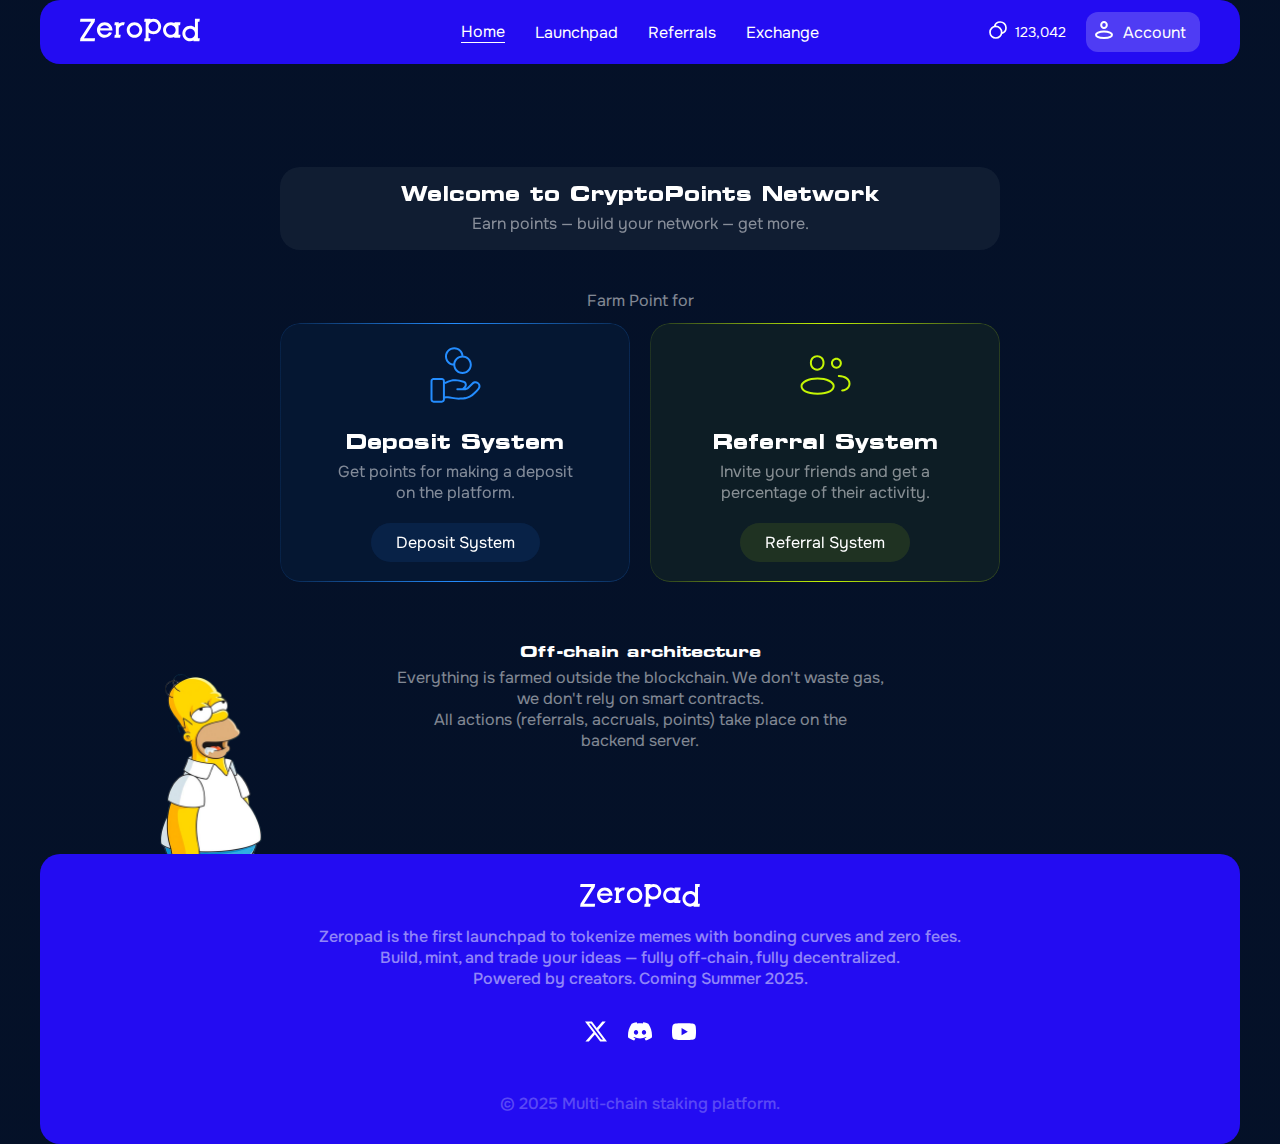
<file: home.html>
<!DOCTYPE html>
<html lang="en">
<head>
  <meta charset="UTF-8">
  <meta name="viewport" content="width=device-width, initial-scale=1.0, minimum-scale=1.0, maximum-scale=1.0">
  <link rel="stylesheet" href="css/style.css">
  <title>Zeropad</title>
</head>
<body>

  <header class="header">
    <div class="container header-container">
      <div class="header-left">
        <a class="header-logo" href="#">
          <svg width="212" height="24" viewBox="0 0 212 24" fill="none" xmlns="http://www.w3.org/2000/svg">
            <path d="M0 23.3146L0.422427 20.3576L11.1038 3.64156H0L0.422427 0.68457H15.0565L14.6341 3.64156L3.95271 20.3576H15.0565L14.6341 23.3146H0Z" fill="white" />
            <path d="M29.0049 14.1575L29.2764 14.1877L31.9317 14.8213C30.8153 17.7179 28.0092 19.7697 24.7203 19.7697C20.4055 19.7697 16.9355 16.2998 16.9355 11.985C16.9355 7.7004 20.4055 4.23047 24.7203 4.23047C29.0049 4.23047 32.4748 7.7004 32.4748 11.985C32.4748 12.1359 32.4748 12.2867 32.4748 12.4376H19.9227C20.1339 14.8817 22.2159 16.8127 24.7203 16.8127C26.591 16.8127 28.2204 15.7265 29.0049 14.1575ZM20.2244 10.2953H29.2161C28.5221 8.48491 26.7721 7.18746 24.7203 7.18746C22.6383 7.18746 20.8883 8.48491 20.2244 10.2953Z" fill="white" />
            <path d="M34.3545 19.7697L34.7769 16.8127H35.833V7.18746H34.3545L34.7769 4.23047H38.79V5.64861C39.9366 4.80376 41.4452 4.23047 43.3461 4.23047C43.8591 4.23047 44.372 4.32099 44.8548 4.50203L43.8893 7.21763C43.7082 7.18745 43.5272 7.18746 43.3461 7.18746C39.9969 7.18746 38.971 9.93323 38.79 10.7781V16.8127H40.6909L40.2685 19.7697H34.3545Z" fill="white" />
            <path d="M54.5181 16.8127C57.1734 16.8127 59.3157 14.6403 59.3157 11.985C59.3157 9.32976 57.1734 7.18746 54.5181 7.18746C51.8629 7.18746 49.6904 9.32976 49.6904 11.985C49.6904 14.6403 51.8629 16.8127 54.5181 16.8127ZM46.7334 11.985C46.7334 7.7004 50.2033 4.23047 54.5181 4.23047C58.8027 4.23047 62.2727 7.7004 62.2727 11.985C62.2727 16.2998 58.8027 19.7697 54.5181 19.7697C50.2033 19.7697 46.7334 16.2998 46.7334 11.985Z" fill="white" />
            <path d="M73.4156 13.2668C76.0708 13.2668 78.2131 11.1245 78.2131 8.46929C78.2131 5.81404 76.0708 3.64156 73.4156 3.64156C70.7603 3.64156 68.5878 5.81404 68.5878 8.46929C68.5878 11.1245 70.7603 13.2668 73.4156 13.2668ZM70.0663 23.3146H64.1523L64.5748 20.3576H65.6308V3.64156H64.1523L64.5748 0.68457H70.4887L70.4284 1.28804C71.3336 0.895785 72.3595 0.68457 73.4156 0.68457C77.7002 0.68457 81.1701 4.1545 81.1701 8.46929C81.1701 12.7539 77.7002 16.2238 73.4156 16.2238C71.6052 16.2238 69.9154 15.5902 68.5878 14.5643V20.3576H70.4887L70.0663 23.3146Z" fill="white" />
            <path d="M90.8335 16.8127C93.4888 16.8127 95.6311 14.6403 95.6311 11.985C95.6311 9.32976 93.4888 7.18746 90.8335 7.18746C88.1783 7.18746 86.0058 9.32976 86.0058 11.985C86.0058 14.6403 88.1783 16.8127 90.8335 16.8127ZM100.067 19.7697H94.1526L94.2733 18.9551C93.2172 19.468 92.0707 19.7697 90.8335 19.7697C86.5188 19.7697 83.0488 16.2998 83.0488 11.985C83.0488 7.7004 86.5188 4.23047 90.8335 4.23047C92.131 4.23047 93.3681 4.56238 94.4543 5.1055L94.575 4.23047H100.489L100.067 7.18746H98.5881V16.8127H100.489L100.067 19.7697Z" fill="white" />
            <path d="M110.154 20.3576C112.809 20.3576 114.951 18.1851 114.951 15.5299C114.951 12.8746 112.809 10.7323 110.154 10.7323C107.499 10.7323 105.326 12.8746 105.326 15.5299C105.326 18.1851 107.499 20.3576 110.154 20.3576ZM119.387 23.3146H113.473L113.594 22.4999C112.538 23.0128 111.391 23.3146 110.154 23.3146C105.839 23.3146 102.369 19.8446 102.369 15.5299C102.369 11.2452 105.839 7.7753 110.154 7.7753C111.964 7.7753 113.624 8.40894 114.951 9.43484V0.68457H119.809L119.387 3.64156H117.908V20.3576H119.809L119.387 23.3146Z" fill="white" />
          </svg>
        </a>
      </div>
      <div class="header-center">
        <a class="header-link active" href="home.html">
          Home
        </a> 
        <a class="header-link" href="launchpad.html">
          Launchpad
        </a> 
        <a class="header-link" href="referrals.html">
          Referrals
        </a> 
        <a class="header-link" href="exchange.html">
          Exchange
        </a> 
      </div>
      <div class="header-right">
        <div class="money-amount">
          <div class="money-svg">
            <svg width="20" height="20" viewBox="0 0 20 20" fill="none" xmlns="http://www.w3.org/2000/svg">
              <path d="M6.54781 6.36364C7.19369 3.85421 9.47165 2 12.1827 2C15.396 2 18.0009 4.60489 18.0009 7.81818C18.0009 10.38 16.3451 12.5551 14.0454 13.3318M13.6359 12.1818C13.6359 15.3951 11.031 18 7.81769 18C4.6044 18 1.99951 15.3951 1.99951 12.1818C1.99951 8.96852 4.6044 6.36364 7.81769 6.36364C11.031 6.36364 13.6359 8.96852 13.6359 12.1818Z" stroke="white" stroke-width="1.66667" stroke-linecap="round" stroke-linejoin="round" />
            </svg>
          </div>
          <span>123,042</span>
        </div>
        <div class="user-account">
            <div class="user-svg">
              <svg width="24" height="24" viewBox="0 0 24 24" fill="none" xmlns="http://www.w3.org/2000/svg">
                <path d="M12 13.5557C14.3722 13.5557 16.4711 14.0084 17.9395 14.6973C19.4872 15.4234 20 16.2289 20 16.7783C19.9998 17.4746 19.6205 18.2354 18.3896 18.877C17.1255 19.5358 15.0584 20 12 20C8.94161 20 6.87454 19.5358 5.61035 18.877C4.37952 18.2354 4.00016 17.4746 4 16.7783C4 16.2289 4.51284 15.4234 6.06055 14.6973C7.52885 14.0084 9.62782 13.5557 12 13.5557ZM12 4C13.484 4 14.8184 5.4463 14.8184 7.00977C14.8183 8.52535 13.5293 9.875 12 9.875C10.4707 9.875 9.1817 8.52535 9.18164 7.00977C9.18164 5.4463 10.516 4 12 4Z" stroke="white" stroke-width="2" />
              </svg>
            </div>
            <span>Account</span>
        </div>
      </div>
        <div class="header-bar">
          <div class="money-amount">
            <div class="money-svg">
              <svg width="20" height="20" viewBox="0 0 20 20" fill="none" xmlns="http://www.w3.org/2000/svg">
                <path d="M6.54781 6.36364C7.19369 3.85421 9.47165 2 12.1827 2C15.396 2 18.0009 4.60489 18.0009 7.81818C18.0009 10.38 16.3451 12.5551 14.0454 13.3318M13.6359 12.1818C13.6359 15.3951 11.031 18 7.81769 18C4.6044 18 1.99951 15.3951 1.99951 12.1818C1.99951 8.96852 4.6044 6.36364 7.81769 6.36364C11.031 6.36364 13.6359 8.96852 13.6359 12.1818Z" stroke="white" stroke-width="1.66667" stroke-linecap="round" stroke-linejoin="round" />
              </svg>
            </div>
            <span>123,042</span>
          </div>
          <div class="user-account">
            <div class="user-svg">
              <svg width="24" height="24" viewBox="0 0 24 24" fill="none" xmlns="http://www.w3.org/2000/svg">
                <path d="M12 13.5557C14.3722 13.5557 16.4711 14.0084 17.9395 14.6973C19.4872 15.4234 20 16.2289 20 16.7783C19.9998 17.4746 19.6205 18.2354 18.3896 18.877C17.1255 19.5358 15.0584 20 12 20C8.94161 20 6.87454 19.5358 5.61035 18.877C4.37952 18.2354 4.00016 17.4746 4 16.7783C4 16.2289 4.51284 15.4234 6.06055 14.6973C7.52885 14.0084 9.62782 13.5557 12 13.5557ZM12 4C13.484 4 14.8184 5.4463 14.8184 7.00977C14.8183 8.52535 13.5293 9.875 12 9.875C10.4707 9.875 9.1817 8.52535 9.18164 7.00977C9.18164 5.4463 10.516 4 12 4Z" stroke="white" stroke-width="2" />
              </svg>
            </div>
        </div>
        </div>
    </div>
    <div class="header-bottom">
        <a class="header-link active" href="home.html">
          Home
        </a> 
        <a class="header-link" href="launchpad.html">
          Launchpad
        </a> 
        <a class="header-link" href="referrals.html">
          Referrals
        </a> 
        <a class="header-link" href="exchange.html">
          Exchange
        </a> 
    </div>
  </header>


  <div class="main-container network">
    <div class="container">
      <div class="network-content">
        <h1 class="network-title">Welcome to CryptoPoints Network</h1>
        <p class="network-text">Earn points — build your network — get more.</p>
      </div>
      <div class="network-text mt40">Farm Point for</div>
      <div class="point-container">
        <div class="point-card point-card1">
          <div class="point-card-img">
            <svg width="65" height="64" viewBox="0 0 65 64" fill="none" xmlns="http://www.w3.org/2000/svg">
              <path d="M21.6346 53.6143C21.1102 53.7876 20.8256 54.3532 20.9989 54.8776C21.1722 55.402 21.7378 55.6866 22.2622 55.5133L21.6346 53.6143ZM37.4658 55.5894L37.3759 54.5935L37.4658 55.5894ZM46.7763 53.5381L47.2118 54.4383L46.7763 53.5381ZM55.6726 45.5145L54.8981 44.8819L55.6726 45.5145ZM49.588 40.4941L50.2921 41.2042L49.588 40.4941ZM45.4908 44.5562L46.1948 45.2664L45.4908 44.5562ZM34.3623 45.3587C33.8101 45.3587 33.3623 45.8064 33.3623 46.3587C33.3623 46.9109 33.8101 47.3587 34.3623 47.3587V45.3587ZM54.7266 39.9896L54.1752 40.8238L54.7266 39.9896ZM25.0974 38.6438L25.5415 39.5398L25.0974 38.6438ZM36.2335 37.6338L36.4945 36.6685L36.2335 37.6338ZM40.5824 38.8097L40.3213 39.7751L40.5824 38.8097ZM41.9603 43.954L41.2562 43.2438L41.9603 43.954ZM38.8308 45.6485C38.4386 46.0374 38.4358 46.6705 38.8247 47.0627C39.2135 47.4549 39.8467 47.4576 40.2389 47.0688L38.8308 45.6485ZM21.9484 54.5638L22.2622 55.5133C22.8447 55.3208 23.7165 55.272 24.8844 55.3545C26.032 55.4357 27.3488 55.6328 28.7774 55.8553C31.5762 56.2911 34.8194 56.8325 37.5558 56.5854L37.4658 55.5894L37.3759 54.5935C34.9398 54.8135 31.976 54.3293 29.0851 53.8791C27.6688 53.6585 26.2701 53.4475 25.0254 53.3595C23.8011 53.273 22.6039 53.294 21.6346 53.6143L21.9484 54.5638ZM37.4658 55.5894L37.5558 56.5854C41.6218 56.2181 43.3165 56.323 47.2118 54.4383L46.7763 53.5381L46.3407 52.638C42.8309 54.3361 41.5158 54.2196 37.3759 54.5935L37.4658 55.5894ZM46.7763 53.5381L47.2118 54.4383C50.656 52.7719 54.2102 48.8854 56.447 46.1472L55.6726 45.5145L54.8981 44.8819C52.6516 47.632 49.3426 51.1856 46.3407 52.638L46.7763 53.5381ZM49.588 40.4941L48.8839 39.7839L44.7867 43.8461L45.4908 44.5562L46.1948 45.2664L50.2921 41.2042L49.588 40.4941ZM41.1018 46.3587V45.3587L34.3623 45.3587V46.3587V47.3587L41.1018 47.3587V46.3587ZM45.4908 44.5562L44.7867 43.8461C43.8109 44.8136 42.4855 45.3587 41.1018 45.3587V46.3587V47.3587C43.0104 47.3587 44.8426 46.607 46.1948 45.2664L45.4908 44.5562ZM54.7266 39.9896L55.278 39.1554C53.2687 37.8273 50.5937 38.0888 48.8839 39.7839L49.588 40.4941L50.2921 41.2042C51.3276 40.1775 52.9541 40.0167 54.1752 40.8238L54.7266 39.9896ZM55.6726 45.5145L56.447 46.1472C58.2803 43.903 57.6171 40.7014 55.278 39.1554L54.7266 39.9896L54.1752 40.8238C55.6105 41.7725 55.9199 43.6311 54.8981 44.8819L55.6726 45.5145ZM10.569 36.1022V37.1022H18.8449V36.1022V35.1022H10.569V36.1022ZM20.9139 38.1535H19.9139L19.9139 56.6151H20.9139H21.9139L21.9139 38.1535H20.9139ZM18.8449 58.6663V57.6663H10.569V58.6663V59.6663H18.8449V58.6663ZM8.5 56.6151H9.5L9.5 38.1535H8.5H7.5L7.5 56.6151H8.5ZM10.569 58.6663V57.6663C9.97048 57.6663 9.5 57.1876 9.5 56.6151H8.5H7.5C7.5 58.3083 8.88216 59.6663 10.569 59.6663V58.6663ZM20.9139 56.6151H19.9139C19.9139 57.1876 19.4434 57.6663 18.8449 57.6663V58.6663V59.6663C20.5318 59.6663 21.9139 58.3083 21.9139 56.6151H20.9139ZM18.8449 36.1022V37.1022C19.4434 37.1022 19.9139 37.581 19.9139 38.1535H20.9139H21.9139C21.9139 36.4603 20.5318 35.1022 18.8449 35.1022V36.1022ZM10.569 36.1022V35.1022C8.88215 35.1022 7.5 36.4603 7.5 38.1535H8.5H9.5C9.5 37.581 9.97048 37.1022 10.569 37.1022V36.1022ZM21.9484 40.2048L22.3926 41.1008L25.5415 39.5398L25.0974 38.6438L24.6532 37.7478L21.5043 39.3088L21.9484 40.2048ZM31.5743 37.1279V38.1279H32.4228V37.1279V36.1279H31.5743V37.1279ZM36.2335 37.6338L35.9725 38.5992L40.3213 39.7751L40.5824 38.8097L40.8434 37.8444L36.4945 36.6685L36.2335 37.6338ZM41.9603 43.954L41.2562 43.2438L38.8308 45.6485L39.5348 46.3587L40.2389 47.0688L42.6643 44.6641L41.9603 43.954ZM40.5824 38.8097L40.3213 39.7751C41.8846 40.1978 42.3878 42.1219 41.2562 43.2438L41.9603 43.954L42.6643 44.6641C44.9027 42.4449 43.8781 38.665 40.8434 37.8444L40.5824 38.8097ZM32.4228 37.1279V38.1279C33.622 38.1279 34.8157 38.2864 35.9725 38.5992L36.2335 37.6338L36.4945 36.6685C35.1675 36.3097 33.7982 36.1279 32.4228 36.1279V37.1279ZM25.0974 38.6438L25.5415 39.5398C27.4143 38.6114 29.4797 38.1279 31.5743 38.1279V37.1279V36.1279C29.1721 36.1279 26.8026 36.6824 24.6532 37.7478L25.0974 38.6438ZM47.8108 21.7433H46.8108C46.8108 25.7145 43.5613 28.9484 39.5348 28.9484V29.9484V30.9484C44.6497 30.9484 48.8108 26.8352 48.8108 21.7433H47.8108ZM39.5348 29.9484V28.9484C35.5083 28.9484 32.2589 25.7145 32.2589 21.7433H31.2589H30.2589C30.2589 26.8352 34.42 30.9484 39.5348 30.9484V29.9484ZM31.2589 21.7433H32.2589C32.2589 17.7721 35.5083 14.5381 39.5348 14.5381V13.5381V12.5381C34.42 12.5381 30.2589 16.6513 30.2589 21.7433H31.2589ZM39.5348 13.5381V14.5381C43.5613 14.5381 46.8108 17.7721 46.8108 21.7433H47.8108H48.8108C48.8108 16.6513 44.6497 12.5381 39.5348 12.5381V13.5381ZM31.2589 21.7433V20.7433C27.2323 20.7433 23.9829 17.5093 23.9829 13.5381H22.9829H21.9829C21.9829 18.6301 26.144 22.7433 31.2589 22.7433V21.7433ZM22.9829 13.5381H23.9829C23.9829 9.56694 27.2323 6.33301 31.2589 6.33301V5.33301V4.33301C26.144 4.33301 21.9829 8.4462 21.9829 13.5381H22.9829ZM31.2589 5.33301V6.33301C35.2854 6.33301 38.5348 9.56694 38.5348 13.5381H39.5348H40.5348C40.5348 8.4462 36.3737 4.33301 31.2589 4.33301V5.33301Z" fill="#248DFF" />
            </svg>
          </div>
          <div class="network-title">Deposit System</div>
          <div class="network-text">Get points for making a deposit <br> on the platform.</div>
          <div class="system-container">
            <button class="deposit-btn" data-target="#depositModal">Deposit System</button>
          </div>
        </div>
        <div class="point-card point-card2">
          <div class="point-card-img">
            <svg width="65" height="64" viewBox="0 0 65 64" fill="none" xmlns="http://www.w3.org/2000/svg">
              <path d="M49.0108 46.6135C48.4662 46.705 48.0988 47.2207 48.1903 47.7654C48.2818 48.31 48.7975 48.6774 49.3422 48.5859L49.0108 46.6135ZM45.8739 32.0193C45.3216 32.0193 44.8739 32.467 44.8739 33.0193C44.8739 33.5716 45.3216 34.0193 45.8739 34.0193V32.0193ZM43.413 24.7534V25.7534C46.4283 25.7534 48.8722 23.3084 48.8722 20.293L47.8722 20.293H46.8722C46.8722 22.2044 45.3232 23.7534 43.413 23.7534V24.7534ZM38.9538 20.293H37.9538C37.9538 23.3084 40.3977 25.7534 43.413 25.7534V24.7534V23.7534C41.5028 23.7534 39.9538 22.2044 39.9538 20.293H38.9538ZM43.413 15.8326V14.8326C40.3977 14.8326 37.9538 17.2775 37.9538 20.293H38.9538H39.9538C39.9538 18.3816 41.5028 16.8326 43.413 16.8326V15.8326ZM47.8722 20.293L48.8722 20.293C48.8722 17.2775 46.4283 14.8326 43.413 14.8326V15.8326V16.8326C45.3232 16.8326 46.8722 18.3816 46.8722 20.293H47.8722ZM56.5 40.4372H55.5C55.5 41.9203 55.0181 43.2427 54.0159 44.2941C53.0048 45.3549 51.3923 46.2135 49.0108 46.6135L49.1765 47.5997L49.3422 48.5859C52.0315 48.1341 54.0807 47.1248 55.4636 45.674C56.8555 44.2138 57.5 42.3809 57.5 40.4372H56.5ZM45.8739 33.0193V34.0193C48.6288 34.0193 51.0798 34.8005 52.8153 36.012C54.5541 37.2258 55.5 38.806 55.5 40.4372H56.5H57.5C57.5 37.9717 56.0672 35.843 53.9601 34.372C51.8497 32.8988 48.9876 32.0193 45.8739 32.0193V33.0193ZM30.5334 19.8113H29.5334C29.5334 23.3815 27.0857 25.7482 24.2115 25.7482V26.7482V27.7482C28.3203 27.7482 31.5334 24.3514 31.5334 19.8113H30.5334ZM24.2115 26.7482V25.7482C21.3374 25.7482 18.8897 23.3815 18.8897 19.8113H17.8897H16.8897C16.8897 24.3514 20.1028 27.7482 24.2115 27.7482V26.7482ZM17.8897 19.8113H18.8897C18.8897 18.0269 19.5065 16.6748 20.4385 15.7683C21.3767 14.8558 22.6982 14.333 24.2115 14.333V13.333V12.333C22.2334 12.333 20.3939 13.0218 19.0441 14.3346C17.6881 15.6535 16.8897 17.5405 16.8897 19.8113H17.8897ZM24.2115 13.333V14.333C25.7249 14.333 27.0464 14.8558 27.9846 15.7683C28.9166 16.6748 29.5334 18.0269 29.5334 19.8113H30.5334H31.5334C31.5334 17.5405 30.735 15.6535 29.379 14.3346C28.0291 13.0218 26.1897 12.333 24.2115 12.333V13.333ZM40.6874 43.114H39.6874C39.6874 44.7301 38.771 46.3234 36.3845 47.5676C33.965 48.8291 30.1244 49.6663 24.5937 49.6663L24.5937 50.6663L24.5937 51.6663C30.2798 51.6663 34.486 50.8129 37.3092 49.341C40.1654 47.8519 41.6874 45.6689 41.6874 43.114H40.6874ZM24.5937 50.6663L24.5937 49.6663C19.0629 49.6663 15.2224 48.8291 12.8029 47.5676C10.4164 46.3234 9.5 44.7301 9.5 43.114H8.5H7.5C7.5 45.6689 9.02202 47.8519 11.8782 49.341C14.7013 50.8129 18.9076 51.6663 24.5937 51.6663L24.5937 50.6663ZM8.5 43.114H9.5C9.5 41.6448 10.8072 40.0076 13.6386 38.679C16.3905 37.3875 20.2627 36.5617 24.5937 36.5617V35.5617V34.5617C20.0364 34.5617 15.8617 35.4264 12.7889 36.8684C9.79547 38.2732 7.5 40.4121 7.5 43.114H8.5ZM24.5937 35.5617V36.5617C28.9247 36.5617 32.7968 37.3875 35.5488 38.679C38.3802 40.0076 39.6874 41.6448 39.6874 43.114H40.6874H41.6874C41.6874 40.4121 39.3919 38.2732 36.3985 36.8684C33.3257 35.4264 29.151 34.5617 24.5937 34.5617V35.5617Z" fill="#C5F604" />
            </svg>
          </div>
          <div class="network-title">Referral System</div>
          <div class="network-text">Invite your friends and get a <br> percentage of their activity.</div>
          <div class="system-container">
            <button class="deposit-btn referral-btn">Referral System</button>
          </div>
        </div>
      </div>
      <div class="off-chain-container">
        <h1 class="off-chain-title">
          Off-chain architecture          
        </h1>
        <p class="off-chain-text">
          Everything is farmed outside the blockchain. We don't waste gas, 
          <br class="only-pc">we don't <br class="only-mob"> rely on smart contracts. 
          <br>All actions (referrals, accruals, points) take place on the
          <br class="only-pc">backend server.
        </p>
      </div>
    </div>
  </div>

  <footer class="footer">
    <img src="assets/img/homer2.png" class="homer2" alt="homer2">
    <div class="container">
      <a class="footer-logo" href="#">
        <svg width="120" height="23" viewBox="0 0 120 23" fill="none" xmlns="http://www.w3.org/2000/svg">
          <path d="M0.0957031 22.63L0.51813 19.673L11.1995 2.95699H0.0957031L0.51813 0H15.1522L14.7298 2.95699L4.04841 19.673H15.1522L14.7298 22.63H0.0957031Z" fill="white" />
          <path d="M29.1006 13.4739L29.3721 13.5041L32.0274 14.1377C30.911 17.0344 28.1049 19.0861 24.816 19.0861C20.5012 19.0861 17.0312 15.6162 17.0312 11.3014C17.0312 7.01681 20.5012 3.54688 24.816 3.54688C29.1006 3.54688 32.5705 7.01681 32.5705 11.3014C32.5705 11.4523 32.5705 11.6032 32.5705 11.754H20.0184C20.2296 14.1981 22.3116 16.1292 24.816 16.1292C26.6867 16.1292 28.3161 15.0429 29.1006 13.4739ZM20.3201 9.61172H29.3118C28.6178 7.80132 26.8678 6.50386 24.816 6.50386C22.734 6.50386 20.984 7.80132 20.3201 9.61172Z" fill="white" />
          <path d="M34.4502 19.0861L34.8726 16.1292H35.9287V6.50386H34.4502L34.8726 3.54688H38.8857V4.96502C40.0323 4.12017 41.5409 3.54688 43.4418 3.54688C43.9548 3.54688 44.4677 3.6374 44.9505 3.81844L43.985 6.53403C43.8039 6.50386 43.6229 6.50386 43.4418 6.50386C40.0926 6.50386 39.0667 9.24964 38.8857 10.0945V16.1292H40.7866L40.3642 19.0861H34.4502Z" fill="white" />
          <path d="M54.6138 16.1292C57.2691 16.1292 59.4114 13.9567 59.4114 11.3014C59.4114 8.64617 57.2691 6.50386 54.6138 6.50386C51.9586 6.50386 49.7861 8.64617 49.7861 11.3014C49.7861 13.9567 51.9586 16.1292 54.6138 16.1292ZM46.8291 11.3014C46.8291 7.01681 50.299 3.54688 54.6138 3.54688C58.8984 3.54688 62.3684 7.01681 62.3684 11.3014C62.3684 15.6162 58.8984 19.0861 54.6138 19.0861C50.299 19.0861 46.8291 15.6162 46.8291 11.3014Z" fill="white" />
          <path d="M73.5113 12.5823C76.1665 12.5823 78.3088 10.44 78.3088 7.78472C78.3088 5.12947 76.1665 2.95699 73.5113 2.95699C70.856 2.95699 68.6835 5.12947 68.6835 7.78472C68.6835 10.44 70.856 12.5823 73.5113 12.5823ZM70.162 22.63H64.248L64.6705 19.673H65.7265V2.95699H64.248L64.6705 0H70.5844L70.5241 0.603467C71.4293 0.211214 72.4552 0 73.5113 0C77.7959 0 81.2658 3.46993 81.2658 7.78472C81.2658 12.0693 77.7959 15.5393 73.5113 15.5393C71.7009 15.5393 70.0112 14.9056 68.6835 13.8797V19.673H70.5844L70.162 22.63Z" fill="white" />
          <path d="M90.9292 16.1292C93.5845 16.1292 95.7268 13.9567 95.7268 11.3014C95.7268 8.64617 93.5845 6.50386 90.9292 6.50386C88.274 6.50386 86.1015 8.64617 86.1015 11.3014C86.1015 13.9567 88.274 16.1292 90.9292 16.1292ZM100.162 19.0861H94.2483L94.369 18.2715C93.3129 18.7844 92.1664 19.0861 90.9292 19.0861C86.6145 19.0861 83.1445 15.6162 83.1445 11.3014C83.1445 7.01681 86.6145 3.54688 90.9292 3.54688C92.2267 3.54688 93.4638 3.87878 94.55 4.4219L94.6707 3.54688H100.585L100.162 6.50386H98.6838V16.1292H100.585L100.162 19.0861Z" fill="white" />
          <path d="M110.25 19.673C112.905 19.673 115.047 17.5005 115.047 14.8453C115.047 12.19 112.905 10.0477 110.25 10.0477C107.594 10.0477 105.422 12.19 105.422 14.8453C105.422 17.5005 107.594 19.673 110.25 19.673ZM119.483 22.63H113.569L113.689 21.8153C112.633 22.3283 111.487 22.63 110.25 22.63C105.935 22.63 102.465 19.1601 102.465 14.8453C102.465 10.5607 105.935 7.09073 110.25 7.09073C112.06 7.09073 113.719 7.72437 115.047 8.75027V0H119.905L119.483 2.95699H118.004V19.673H119.905L119.483 22.63Z" fill="white" />
        </svg>
      </a>
      <div class="footer-text">
        Zeropad is the first launchpad to tokenize memes with bonding curves and zero fees. <br>
        Build, mint, and trade your ideas — fully off-chain, fully decentralized. <br>
        Powered by creators. Coming Summer 2025.
      </div>
      <div class="footer-social">
        <a class="social-link" href="#">
          <svg width="24" height="25" viewBox="0 0 24 25" fill="none" xmlns="http://www.w3.org/2000/svg">
            <path d="M18.3263 2.53516H21.6998L14.3297 10.9586L23 22.4211H16.2112L10.894 15.4692L4.80995 22.4211H1.43443L9.31743 13.4113L1 2.53516H7.96111L12.7674 8.88949L18.3263 2.53516ZM17.1423 20.4019H19.0116L6.94539 4.44829H4.93946L17.1423 20.4019Z" fill="white" />
          </svg>
        </a>
        <a class="social-link" href="#">
          <svg width="24" height="25" viewBox="0 0 24 25" fill="none" xmlns="http://www.w3.org/2000/svg">
            <path d="M20.317 4.78594C18.7873 4.08406 17.147 3.56695 15.4319 3.27077C15.4007 3.26506 15.3695 3.27934 15.3534 3.30791C15.1424 3.68313 14.9087 4.17263 14.7451 4.55737C12.9004 4.2812 11.0652 4.2812 9.25832 4.55737C9.09465 4.16407 8.85248 3.68313 8.64057 3.30791C8.62448 3.2803 8.59328 3.26601 8.56205 3.27077C6.84791 3.566 5.20756 4.08312 3.67693 4.78594C3.66368 4.79166 3.65233 4.80119 3.64479 4.81356C0.533392 9.46192 -0.31895 13.996 0.0991801 18.4739C0.101072 18.4958 0.11337 18.5168 0.130398 18.5301C2.18321 20.0376 4.17171 20.9529 6.12328 21.5595C6.15451 21.569 6.18761 21.5576 6.20748 21.5319C6.66913 20.9014 7.08064 20.2367 7.43348 19.5377C7.4543 19.4967 7.43442 19.4482 7.39186 19.432C6.73913 19.1844 6.1176 18.8825 5.51973 18.5396C5.47244 18.512 5.46865 18.4444 5.51216 18.412C5.63797 18.3177 5.76382 18.2196 5.88396 18.1206C5.90569 18.1025 5.93598 18.0987 5.96153 18.1101C9.88928 19.9034 14.1415 19.9034 18.023 18.1101C18.0485 18.0977 18.0788 18.1016 18.1015 18.1196C18.2216 18.2187 18.3475 18.3177 18.4742 18.412C18.5177 18.4444 18.5149 18.512 18.4676 18.5396C17.8697 18.8891 17.2482 19.1844 16.5945 19.431C16.552 19.4472 16.533 19.4967 16.5538 19.5377C16.9143 20.2357 17.3258 20.9005 17.7789 21.5309C17.7978 21.5576 17.8319 21.569 17.8631 21.5595C19.8241 20.9529 21.8126 20.0376 23.8654 18.5301C23.8834 18.5168 23.8948 18.4968 23.8967 18.4749C24.3971 13.2979 23.0585 8.80101 20.3482 4.81451C20.3416 4.80119 20.3303 4.79166 20.317 4.78594ZM8.02002 15.7474C6.8375 15.7474 5.86313 14.6617 5.86313 13.3284C5.86313 11.9951 6.8186 10.9095 8.02002 10.9095C9.23087 10.9095 10.1958 12.0047 10.1769 13.3284C10.1769 14.6617 9.22141 15.7474 8.02002 15.7474ZM15.9947 15.7474C14.8123 15.7474 13.8379 14.6617 13.8379 13.3284C13.8379 11.9951 14.7933 10.9095 15.9947 10.9095C17.2056 10.9095 18.1705 12.0047 18.1516 13.3284C18.1516 14.6617 17.2056 15.7474 15.9947 15.7474Z" fill="white" />
          </svg>
        </a>
        <a class="social-link" href="#">
          <svg width="24" height="25" viewBox="0 0 24 25" fill="none" xmlns="http://www.w3.org/2000/svg">
            <g clip-path="url(#clip0_435_2984)">
              <path d="M23.5216 6.81578C23.3859 6.3052 23.1185 5.8392 22.7462 5.46444C22.3738 5.08967 21.9095 4.81928 21.3998 4.68033C19.5234 4.17578 12.0234 4.17578 12.0234 4.17578C12.0234 4.17578 4.52344 4.17578 2.64707 4.68033C2.13737 4.81928 1.6731 5.08967 1.30073 5.46444C0.928354 5.8392 0.660943 6.3052 0.525256 6.81578C0.0234376 8.70033 0.0234375 12.6303 0.0234375 12.6303C0.0234375 12.6303 0.0234376 16.5603 0.525256 18.4449C0.660943 18.9555 0.928354 19.4214 1.30073 19.7962C1.6731 20.171 2.13737 20.4414 2.64707 20.5803C4.52344 21.0849 12.0234 21.0849 12.0234 21.0849C12.0234 21.0849 19.5234 21.0849 21.3998 20.5803C21.9095 20.4414 22.3738 20.171 22.7462 19.7962C23.1185 19.4214 23.3859 18.9555 23.5216 18.4449C24.0234 16.5603 24.0234 12.6303 24.0234 12.6303C24.0234 12.6303 24.0234 8.70033 23.5216 6.81578Z" fill="white" />
              <path d="M9.56934 16.1998V9.0625L15.8421 12.6311L9.56934 16.1998Z" fill="#230CF2" />
            </g>
            <defs>
              <clipPath id="clip0_435_2984">
                <rect width="24" height="24" fill="white" transform="translate(0 0.630859)" />
              </clipPath>
            </defs>
          </svg>
        </a>
      </div>
      <div class="footer-text op-25">
        © 2025 Multi-chain staking platform.
      </div>
    </div>
  </footer>

  <div class="custom-modal-overlay" id="depositModal">
    <div class="custom-modal">
      <div class="modal-header">
        <h1 class="modal-title">Deposit</h1>
        <button class="close-modal">
          <svg width="24" height="25" viewBox="0 0 24 25" fill="none" xmlns="http://www.w3.org/2000/svg">
            <path d="M16 8.5L8 16.5M16 16.5L8 8.5" stroke="white" stroke-width="2" stroke-linecap="round" />
          </svg>
        </button>
      </div>
      <div class="modal-body">
        <div class="modal-input drop-input mb-0">
          <div class="modal-input-amount">1.000 ETH</div>
          <div class="dropdown-wrapper">
            <button class="dropdown-toggle" id="selectedToken">
              <svg width="24" height="25" viewBox="0 0 24 25" fill="none" xmlns="http://www.w3.org/2000/svg">
                <circle cx="12" cy="12.5" r="12" fill="#F6F6F6" />
                <path d="M11.9997 4.78516L11.8936 5.13676V15.3385L11.9997 15.4417L16.8547 12.6426L11.9997 4.78516Z" fill="#343434" />
                <path d="M11.9987 4.78516L7.14355 12.6426L11.9987 15.4417V10.4901V4.78516Z" fill="#8C8C8C" />
                <path d="M11.9998 16.3387L11.9399 16.4099V20.0439L11.9998 20.2142L16.8577 13.541L11.9998 16.3387Z" fill="#3C3C3B" />
                <path d="M11.9987 20.2142V16.3387L7.14355 13.541L11.9987 20.2142Z" fill="#8C8C8C" />
                <path d="M11.9976 15.4419L16.8526 12.6427L11.9976 10.4902V15.4419Z" fill="#141414" />
                <path d="M7.14355 12.6427L11.9987 15.4419V10.4902L7.14355 12.6427Z" fill="#393939" />
              </svg>
              <span class="dropdown-wrapper-span">ETH</span>
              <svg width="24" height="25" viewBox="0 0 24 25" fill="none" xmlns="http://www.w3.org/2000/svg">
                <path d="M7 10.5L12.0008 15.08L17 10.5" stroke="white" stroke-width="2" stroke-linecap="round" stroke-linejoin="round" />
              </svg>
            </button>
            <ul class="dropdown-menu drop-menu">
              <li data-token="ETH">
                <svg width="24" height="25" viewBox="0 0 24 25" fill="none" xmlns="http://www.w3.org/2000/svg">
                  <circle cx="12" cy="12.5" r="12" fill="#F6F6F6" />
                  <path d="M11.9997 4.78516L11.8936 5.13676V15.3385L11.9997 15.4417L16.8547 12.6426L11.9997 4.78516Z" fill="#343434" />
                  <path d="M11.9987 4.78516L7.14355 12.6426L11.9987 15.4417V10.4901V4.78516Z" fill="#8C8C8C" />
                  <path d="M11.9998 16.3387L11.9399 16.4099V20.0439L11.9998 20.2142L16.8577 13.541L11.9998 16.3387Z" fill="#3C3C3B" />
                  <path d="M11.9987 20.2142V16.3387L7.14355 13.541L11.9987 20.2142Z" fill="#8C8C8C" />
                  <path d="M11.9976 15.4419L16.8526 12.6427L11.9976 10.4902V15.4419Z" fill="#141414" />
                  <path d="M7.14355 12.6427L11.9987 15.4419V10.4902L7.14355 12.6427Z" fill="#393939" />
                </svg>
                <span class="dropdown-wrapper-span">ETH</span>
              </li>
              <li data-token="BTC">
                <svg width="24" height="25" viewBox="0 0 24 25" fill="none" xmlns="http://www.w3.org/2000/svg">
                  <circle cx="12" cy="12.5" r="12" fill="#F6F6F6" />
                  <path d="M11.9997 4.78516L11.8936 5.13676V15.3385L11.9997 15.4417L16.8547 12.6426L11.9997 4.78516Z" fill="#343434" />
                  <path d="M11.9987 4.78516L7.14355 12.6426L11.9987 15.4417V10.4901V4.78516Z" fill="#8C8C8C" />
                  <path d="M11.9998 16.3387L11.9399 16.4099V20.0439L11.9998 20.2142L16.8577 13.541L11.9998 16.3387Z" fill="#3C3C3B" />
                  <path d="M11.9987 20.2142V16.3387L7.14355 13.541L11.9987 20.2142Z" fill="#8C8C8C" />
                  <path d="M11.9976 15.4419L16.8526 12.6427L11.9976 10.4902V15.4419Z" fill="#141414" />
                  <path d="M7.14355 12.6427L11.9987 15.4419V10.4902L7.14355 12.6427Z" fill="#393939" />
                </svg>
                <span class="dropdown-wrapper-span">BTC</span>
              </li>
              <li data-token="LTC">
                <svg width="24" height="25" viewBox="0 0 24 25" fill="none" xmlns="http://www.w3.org/2000/svg">
                  <circle cx="12" cy="12.5" r="12" fill="#F6F6F6" />
                  <path d="M11.9997 4.78516L11.8936 5.13676V15.3385L11.9997 15.4417L16.8547 12.6426L11.9997 4.78516Z" fill="#343434" />
                  <path d="M11.9987 4.78516L7.14355 12.6426L11.9987 15.4417V10.4901V4.78516Z" fill="#8C8C8C" />
                  <path d="M11.9998 16.3387L11.9399 16.4099V20.0439L11.9998 20.2142L16.8577 13.541L11.9998 16.3387Z" fill="#3C3C3B" />
                  <path d="M11.9987 20.2142V16.3387L7.14355 13.541L11.9987 20.2142Z" fill="#8C8C8C" />
                  <path d="M11.9976 15.4419L16.8526 12.6427L11.9976 10.4902V15.4419Z" fill="#141414" />
                  <path d="M7.14355 12.6427L11.9987 15.4419V10.4902L7.14355 12.6427Z" fill="#393939" />
                </svg>
                <span class="dropdown-wrapper-span">LTC</span>
              </li>
            </ul>
          </div>
        </div>
        <div class="modal-deposit-container">
          <div class="modal-deposit-text">You will receive:</div>
          <div class="modal-deposit-text yellow-text op-1">1.900.000 PTC</div>
        </div>
        <button class="modal-btn main-btn mb-0">Make a deposit</button>
      </div>
    </div>
  </div>

  <script src="js/app.js"></script>


</body>
</html>
</file>
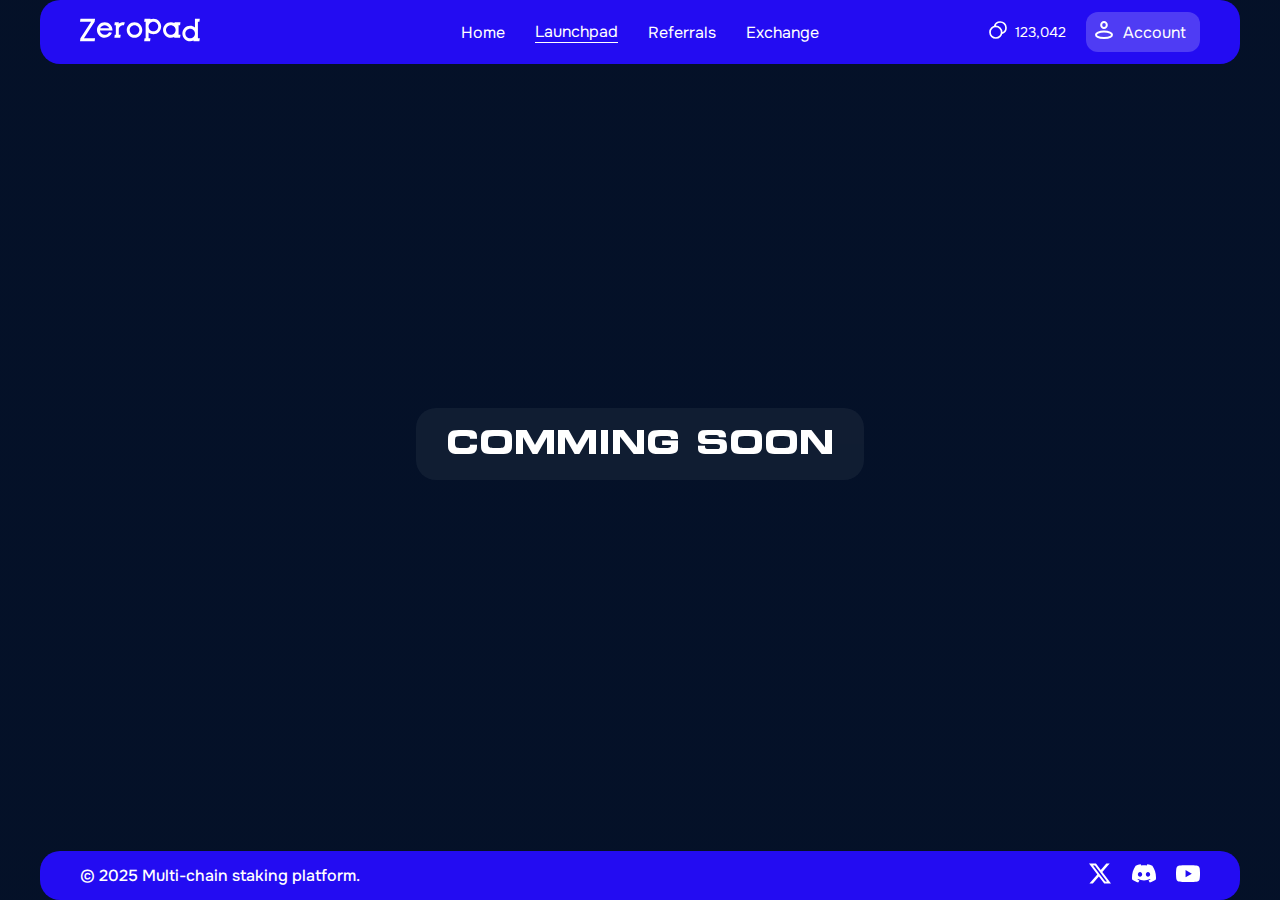
<file: launchpad.html>
<!DOCTYPE html>
<html lang="en">
<head>
  <meta charset="UTF-8">
  <meta name="viewport" content="width=device-width, initial-scale=1.0, minimum-scale=1.0, maximum-scale=1.0">
  <link rel="stylesheet" href="css/style.css">
  <title>Zeropad</title>
</head>
<body>

  <header class="header">
    <div class="container header-container">
      <div class="header-left">
        <a class="header-logo" href="#">
          <svg width="212" height="24" viewBox="0 0 212 24" fill="none" xmlns="http://www.w3.org/2000/svg">
            <path d="M0 23.3146L0.422427 20.3576L11.1038 3.64156H0L0.422427 0.68457H15.0565L14.6341 3.64156L3.95271 20.3576H15.0565L14.6341 23.3146H0Z" fill="white" />
            <path d="M29.0049 14.1575L29.2764 14.1877L31.9317 14.8213C30.8153 17.7179 28.0092 19.7697 24.7203 19.7697C20.4055 19.7697 16.9355 16.2998 16.9355 11.985C16.9355 7.7004 20.4055 4.23047 24.7203 4.23047C29.0049 4.23047 32.4748 7.7004 32.4748 11.985C32.4748 12.1359 32.4748 12.2867 32.4748 12.4376H19.9227C20.1339 14.8817 22.2159 16.8127 24.7203 16.8127C26.591 16.8127 28.2204 15.7265 29.0049 14.1575ZM20.2244 10.2953H29.2161C28.5221 8.48491 26.7721 7.18746 24.7203 7.18746C22.6383 7.18746 20.8883 8.48491 20.2244 10.2953Z" fill="white" />
            <path d="M34.3545 19.7697L34.7769 16.8127H35.833V7.18746H34.3545L34.7769 4.23047H38.79V5.64861C39.9366 4.80376 41.4452 4.23047 43.3461 4.23047C43.8591 4.23047 44.372 4.32099 44.8548 4.50203L43.8893 7.21763C43.7082 7.18745 43.5272 7.18746 43.3461 7.18746C39.9969 7.18746 38.971 9.93323 38.79 10.7781V16.8127H40.6909L40.2685 19.7697H34.3545Z" fill="white" />
            <path d="M54.5181 16.8127C57.1734 16.8127 59.3157 14.6403 59.3157 11.985C59.3157 9.32976 57.1734 7.18746 54.5181 7.18746C51.8629 7.18746 49.6904 9.32976 49.6904 11.985C49.6904 14.6403 51.8629 16.8127 54.5181 16.8127ZM46.7334 11.985C46.7334 7.7004 50.2033 4.23047 54.5181 4.23047C58.8027 4.23047 62.2727 7.7004 62.2727 11.985C62.2727 16.2998 58.8027 19.7697 54.5181 19.7697C50.2033 19.7697 46.7334 16.2998 46.7334 11.985Z" fill="white" />
            <path d="M73.4156 13.2668C76.0708 13.2668 78.2131 11.1245 78.2131 8.46929C78.2131 5.81404 76.0708 3.64156 73.4156 3.64156C70.7603 3.64156 68.5878 5.81404 68.5878 8.46929C68.5878 11.1245 70.7603 13.2668 73.4156 13.2668ZM70.0663 23.3146H64.1523L64.5748 20.3576H65.6308V3.64156H64.1523L64.5748 0.68457H70.4887L70.4284 1.28804C71.3336 0.895785 72.3595 0.68457 73.4156 0.68457C77.7002 0.68457 81.1701 4.1545 81.1701 8.46929C81.1701 12.7539 77.7002 16.2238 73.4156 16.2238C71.6052 16.2238 69.9154 15.5902 68.5878 14.5643V20.3576H70.4887L70.0663 23.3146Z" fill="white" />
            <path d="M90.8335 16.8127C93.4888 16.8127 95.6311 14.6403 95.6311 11.985C95.6311 9.32976 93.4888 7.18746 90.8335 7.18746C88.1783 7.18746 86.0058 9.32976 86.0058 11.985C86.0058 14.6403 88.1783 16.8127 90.8335 16.8127ZM100.067 19.7697H94.1526L94.2733 18.9551C93.2172 19.468 92.0707 19.7697 90.8335 19.7697C86.5188 19.7697 83.0488 16.2998 83.0488 11.985C83.0488 7.7004 86.5188 4.23047 90.8335 4.23047C92.131 4.23047 93.3681 4.56238 94.4543 5.1055L94.575 4.23047H100.489L100.067 7.18746H98.5881V16.8127H100.489L100.067 19.7697Z" fill="white" />
            <path d="M110.154 20.3576C112.809 20.3576 114.951 18.1851 114.951 15.5299C114.951 12.8746 112.809 10.7323 110.154 10.7323C107.499 10.7323 105.326 12.8746 105.326 15.5299C105.326 18.1851 107.499 20.3576 110.154 20.3576ZM119.387 23.3146H113.473L113.594 22.4999C112.538 23.0128 111.391 23.3146 110.154 23.3146C105.839 23.3146 102.369 19.8446 102.369 15.5299C102.369 11.2452 105.839 7.7753 110.154 7.7753C111.964 7.7753 113.624 8.40894 114.951 9.43484V0.68457H119.809L119.387 3.64156H117.908V20.3576H119.809L119.387 23.3146Z" fill="white" />
          </svg>
        </a>
      </div>
      <div class="header-center">
        <a class="header-link" href="home.html">
          Home
        </a> 
        <a class="header-link active" href="launchpad.html">
          Launchpad
        </a> 
        <a class="header-link" href="referrals.html">
          Referrals
        </a> 
        <a class="header-link" href="exchange.html">
          Exchange
        </a> 
      </div>
      <div class="header-right">
        <div class="money-amount">
          <div class="money-svg">
            <svg width="20" height="20" viewBox="0 0 20 20" fill="none" xmlns="http://www.w3.org/2000/svg">
              <path d="M6.54781 6.36364C7.19369 3.85421 9.47165 2 12.1827 2C15.396 2 18.0009 4.60489 18.0009 7.81818C18.0009 10.38 16.3451 12.5551 14.0454 13.3318M13.6359 12.1818C13.6359 15.3951 11.031 18 7.81769 18C4.6044 18 1.99951 15.3951 1.99951 12.1818C1.99951 8.96852 4.6044 6.36364 7.81769 6.36364C11.031 6.36364 13.6359 8.96852 13.6359 12.1818Z" stroke="white" stroke-width="1.66667" stroke-linecap="round" stroke-linejoin="round" />
            </svg>
          </div>
          <span>123,042</span>
        </div>
        <div class="user-account">
            <div class="user-svg">
              <svg width="24" height="24" viewBox="0 0 24 24" fill="none" xmlns="http://www.w3.org/2000/svg">
                <path d="M12 13.5557C14.3722 13.5557 16.4711 14.0084 17.9395 14.6973C19.4872 15.4234 20 16.2289 20 16.7783C19.9998 17.4746 19.6205 18.2354 18.3896 18.877C17.1255 19.5358 15.0584 20 12 20C8.94161 20 6.87454 19.5358 5.61035 18.877C4.37952 18.2354 4.00016 17.4746 4 16.7783C4 16.2289 4.51284 15.4234 6.06055 14.6973C7.52885 14.0084 9.62782 13.5557 12 13.5557ZM12 4C13.484 4 14.8184 5.4463 14.8184 7.00977C14.8183 8.52535 13.5293 9.875 12 9.875C10.4707 9.875 9.1817 8.52535 9.18164 7.00977C9.18164 5.4463 10.516 4 12 4Z" stroke="white" stroke-width="2" />
              </svg>
            </div>
            <span>Account</span>
        </div>
      </div>
    </div>
  </header>

  <section class="launchpad">
    <div class="container">
      <div class="comming-soon">
        COMMING SOON
      </div>
      <img src="assets/img/nyancar.png" alt="nyancat" class="nyancat">
    </div>
  </section>

  <footer class="new-footer">
    <div class="container">
      <div class="new-footer-container">
        <div class="new-footer-text">
          © 2025 Multi-chain staking platform.
        </div>
        <div class="footer-social mb-0">
        <a class="social-link" href="#">
          <svg width="24" height="25" viewBox="0 0 24 25" fill="none" xmlns="http://www.w3.org/2000/svg">
            <path d="M18.3263 2.53516H21.6998L14.3297 10.9586L23 22.4211H16.2112L10.894 15.4692L4.80995 22.4211H1.43443L9.31743 13.4113L1 2.53516H7.96111L12.7674 8.88949L18.3263 2.53516ZM17.1423 20.4019H19.0116L6.94539 4.44829H4.93946L17.1423 20.4019Z" fill="white" />
          </svg>
        </a>
        <a class="social-link" href="#">
          <svg width="24" height="25" viewBox="0 0 24 25" fill="none" xmlns="http://www.w3.org/2000/svg">
            <path d="M20.317 4.78594C18.7873 4.08406 17.147 3.56695 15.4319 3.27077C15.4007 3.26506 15.3695 3.27934 15.3534 3.30791C15.1424 3.68313 14.9087 4.17263 14.7451 4.55737C12.9004 4.2812 11.0652 4.2812 9.25832 4.55737C9.09465 4.16407 8.85248 3.68313 8.64057 3.30791C8.62448 3.2803 8.59328 3.26601 8.56205 3.27077C6.84791 3.566 5.20756 4.08312 3.67693 4.78594C3.66368 4.79166 3.65233 4.80119 3.64479 4.81356C0.533392 9.46192 -0.31895 13.996 0.0991801 18.4739C0.101072 18.4958 0.11337 18.5168 0.130398 18.5301C2.18321 20.0376 4.17171 20.9529 6.12328 21.5595C6.15451 21.569 6.18761 21.5576 6.20748 21.5319C6.66913 20.9014 7.08064 20.2367 7.43348 19.5377C7.4543 19.4967 7.43442 19.4482 7.39186 19.432C6.73913 19.1844 6.1176 18.8825 5.51973 18.5396C5.47244 18.512 5.46865 18.4444 5.51216 18.412C5.63797 18.3177 5.76382 18.2196 5.88396 18.1206C5.90569 18.1025 5.93598 18.0987 5.96153 18.1101C9.88928 19.9034 14.1415 19.9034 18.023 18.1101C18.0485 18.0977 18.0788 18.1016 18.1015 18.1196C18.2216 18.2187 18.3475 18.3177 18.4742 18.412C18.5177 18.4444 18.5149 18.512 18.4676 18.5396C17.8697 18.8891 17.2482 19.1844 16.5945 19.431C16.552 19.4472 16.533 19.4967 16.5538 19.5377C16.9143 20.2357 17.3258 20.9005 17.7789 21.5309C17.7978 21.5576 17.8319 21.569 17.8631 21.5595C19.8241 20.9529 21.8126 20.0376 23.8654 18.5301C23.8834 18.5168 23.8948 18.4968 23.8967 18.4749C24.3971 13.2979 23.0585 8.80101 20.3482 4.81451C20.3416 4.80119 20.3303 4.79166 20.317 4.78594ZM8.02002 15.7474C6.8375 15.7474 5.86313 14.6617 5.86313 13.3284C5.86313 11.9951 6.8186 10.9095 8.02002 10.9095C9.23087 10.9095 10.1958 12.0047 10.1769 13.3284C10.1769 14.6617 9.22141 15.7474 8.02002 15.7474ZM15.9947 15.7474C14.8123 15.7474 13.8379 14.6617 13.8379 13.3284C13.8379 11.9951 14.7933 10.9095 15.9947 10.9095C17.2056 10.9095 18.1705 12.0047 18.1516 13.3284C18.1516 14.6617 17.2056 15.7474 15.9947 15.7474Z" fill="white" />
          </svg>
        </a>
        <a class="social-link" href="#">
          <svg width="24" height="25" viewBox="0 0 24 25" fill="none" xmlns="http://www.w3.org/2000/svg">
            <g clip-path="url(#clip0_435_2984)">
              <path d="M23.5216 6.81578C23.3859 6.3052 23.1185 5.8392 22.7462 5.46444C22.3738 5.08967 21.9095 4.81928 21.3998 4.68033C19.5234 4.17578 12.0234 4.17578 12.0234 4.17578C12.0234 4.17578 4.52344 4.17578 2.64707 4.68033C2.13737 4.81928 1.6731 5.08967 1.30073 5.46444C0.928354 5.8392 0.660943 6.3052 0.525256 6.81578C0.0234376 8.70033 0.0234375 12.6303 0.0234375 12.6303C0.0234375 12.6303 0.0234376 16.5603 0.525256 18.4449C0.660943 18.9555 0.928354 19.4214 1.30073 19.7962C1.6731 20.171 2.13737 20.4414 2.64707 20.5803C4.52344 21.0849 12.0234 21.0849 12.0234 21.0849C12.0234 21.0849 19.5234 21.0849 21.3998 20.5803C21.9095 20.4414 22.3738 20.171 22.7462 19.7962C23.1185 19.4214 23.3859 18.9555 23.5216 18.4449C24.0234 16.5603 24.0234 12.6303 24.0234 12.6303C24.0234 12.6303 24.0234 8.70033 23.5216 6.81578Z" fill="white" />
              <path d="M9.56934 16.1998V9.0625L15.8421 12.6311L9.56934 16.1998Z" fill="#230CF2" />
            </g>
            <defs>
              <clipPath id="clip0_435_2984">
                <rect width="24" height="24" fill="white" transform="translate(0 0.630859)" />
              </clipPath>
            </defs>
          </svg>
        </a>
        </div>
      </div>
    </div>
  </footer>

  <script src="js/app.js"></script>

</body>
</html>
</file>
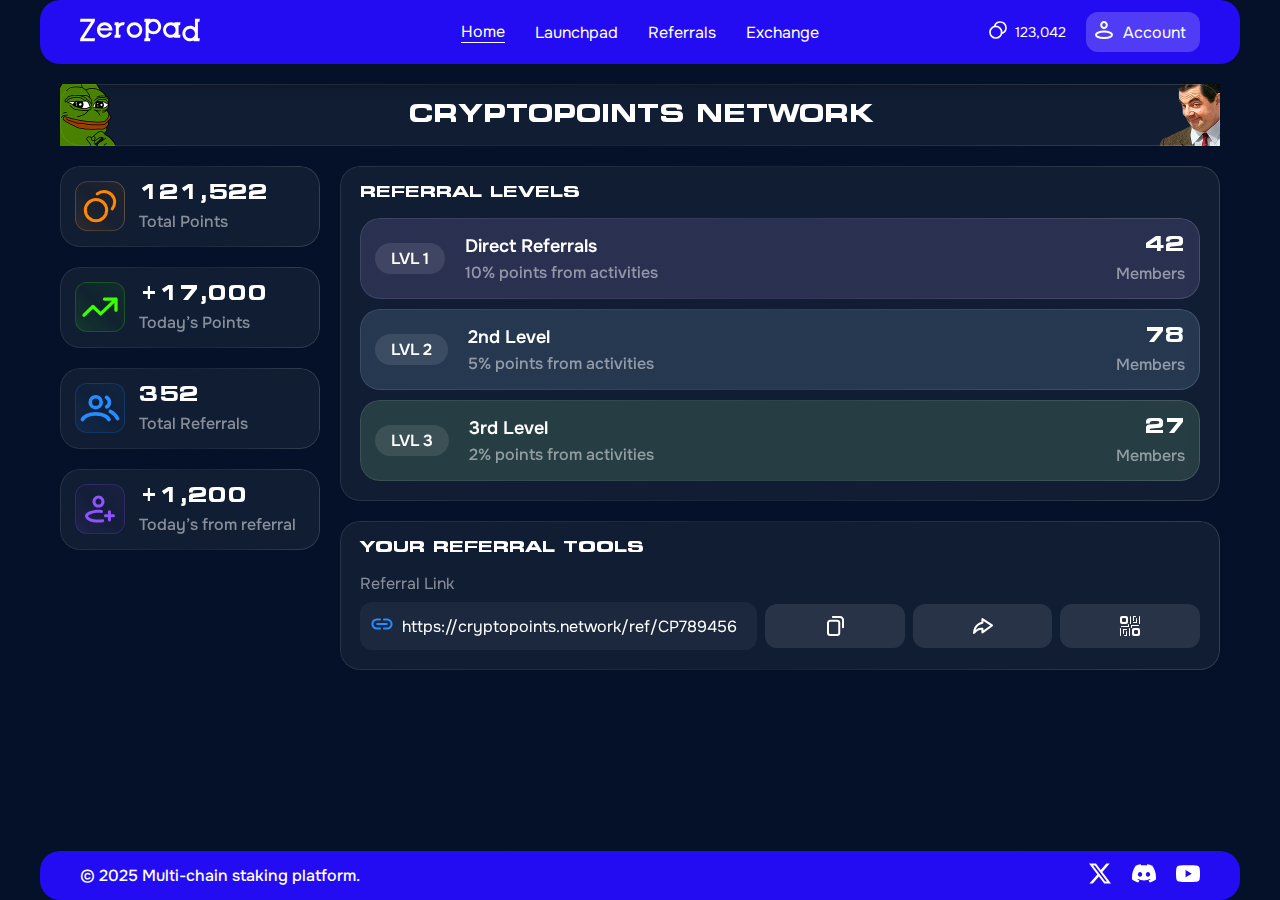
<file: referrals.html>
<!DOCTYPE html>
<html lang="en">
<head>
  <meta charset="UTF-8">
  <meta name="viewport" content="width=device-width, initial-scale=1.0, minimum-scale=1.0, maximum-scale=1.0">
  <link rel="stylesheet" href="css/style.css">
  <title>Zeropad</title>
</head>
<body>

  <header class="header">
    <div class="container header-container">
      <div class="header-left">
        <a class="header-logo" href="#">
          <svg width="212" height="24" viewBox="0 0 212 24" fill="none" xmlns="http://www.w3.org/2000/svg">
            <path d="M0 23.3146L0.422427 20.3576L11.1038 3.64156H0L0.422427 0.68457H15.0565L14.6341 3.64156L3.95271 20.3576H15.0565L14.6341 23.3146H0Z" fill="white" />
            <path d="M29.0049 14.1575L29.2764 14.1877L31.9317 14.8213C30.8153 17.7179 28.0092 19.7697 24.7203 19.7697C20.4055 19.7697 16.9355 16.2998 16.9355 11.985C16.9355 7.7004 20.4055 4.23047 24.7203 4.23047C29.0049 4.23047 32.4748 7.7004 32.4748 11.985C32.4748 12.1359 32.4748 12.2867 32.4748 12.4376H19.9227C20.1339 14.8817 22.2159 16.8127 24.7203 16.8127C26.591 16.8127 28.2204 15.7265 29.0049 14.1575ZM20.2244 10.2953H29.2161C28.5221 8.48491 26.7721 7.18746 24.7203 7.18746C22.6383 7.18746 20.8883 8.48491 20.2244 10.2953Z" fill="white" />
            <path d="M34.3545 19.7697L34.7769 16.8127H35.833V7.18746H34.3545L34.7769 4.23047H38.79V5.64861C39.9366 4.80376 41.4452 4.23047 43.3461 4.23047C43.8591 4.23047 44.372 4.32099 44.8548 4.50203L43.8893 7.21763C43.7082 7.18745 43.5272 7.18746 43.3461 7.18746C39.9969 7.18746 38.971 9.93323 38.79 10.7781V16.8127H40.6909L40.2685 19.7697H34.3545Z" fill="white" />
            <path d="M54.5181 16.8127C57.1734 16.8127 59.3157 14.6403 59.3157 11.985C59.3157 9.32976 57.1734 7.18746 54.5181 7.18746C51.8629 7.18746 49.6904 9.32976 49.6904 11.985C49.6904 14.6403 51.8629 16.8127 54.5181 16.8127ZM46.7334 11.985C46.7334 7.7004 50.2033 4.23047 54.5181 4.23047C58.8027 4.23047 62.2727 7.7004 62.2727 11.985C62.2727 16.2998 58.8027 19.7697 54.5181 19.7697C50.2033 19.7697 46.7334 16.2998 46.7334 11.985Z" fill="white" />
            <path d="M73.4156 13.2668C76.0708 13.2668 78.2131 11.1245 78.2131 8.46929C78.2131 5.81404 76.0708 3.64156 73.4156 3.64156C70.7603 3.64156 68.5878 5.81404 68.5878 8.46929C68.5878 11.1245 70.7603 13.2668 73.4156 13.2668ZM70.0663 23.3146H64.1523L64.5748 20.3576H65.6308V3.64156H64.1523L64.5748 0.68457H70.4887L70.4284 1.28804C71.3336 0.895785 72.3595 0.68457 73.4156 0.68457C77.7002 0.68457 81.1701 4.1545 81.1701 8.46929C81.1701 12.7539 77.7002 16.2238 73.4156 16.2238C71.6052 16.2238 69.9154 15.5902 68.5878 14.5643V20.3576H70.4887L70.0663 23.3146Z" fill="white" />
            <path d="M90.8335 16.8127C93.4888 16.8127 95.6311 14.6403 95.6311 11.985C95.6311 9.32976 93.4888 7.18746 90.8335 7.18746C88.1783 7.18746 86.0058 9.32976 86.0058 11.985C86.0058 14.6403 88.1783 16.8127 90.8335 16.8127ZM100.067 19.7697H94.1526L94.2733 18.9551C93.2172 19.468 92.0707 19.7697 90.8335 19.7697C86.5188 19.7697 83.0488 16.2998 83.0488 11.985C83.0488 7.7004 86.5188 4.23047 90.8335 4.23047C92.131 4.23047 93.3681 4.56238 94.4543 5.1055L94.575 4.23047H100.489L100.067 7.18746H98.5881V16.8127H100.489L100.067 19.7697Z" fill="white" />
            <path d="M110.154 20.3576C112.809 20.3576 114.951 18.1851 114.951 15.5299C114.951 12.8746 112.809 10.7323 110.154 10.7323C107.499 10.7323 105.326 12.8746 105.326 15.5299C105.326 18.1851 107.499 20.3576 110.154 20.3576ZM119.387 23.3146H113.473L113.594 22.4999C112.538 23.0128 111.391 23.3146 110.154 23.3146C105.839 23.3146 102.369 19.8446 102.369 15.5299C102.369 11.2452 105.839 7.7753 110.154 7.7753C111.964 7.7753 113.624 8.40894 114.951 9.43484V0.68457H119.809L119.387 3.64156H117.908V20.3576H119.809L119.387 23.3146Z" fill="white" />
          </svg>
        </a>
      </div>
      <div class="header-center">
        <a class="header-link active" href="home.html">
          Home
        </a> 
        <a class="header-link" href="launchpad.html">
          Launchpad
        </a> 
        <a class="header-link" href="referrals.html">
          Referrals
        </a> 
        <a class="header-link" href="exchange.html">
          Exchange
        </a> 
      </div>
      <div class="header-right">
        <div class="money-amount">
          <div class="money-svg">
            <svg width="20" height="20" viewBox="0 0 20 20" fill="none" xmlns="http://www.w3.org/2000/svg">
              <path d="M6.54781 6.36364C7.19369 3.85421 9.47165 2 12.1827 2C15.396 2 18.0009 4.60489 18.0009 7.81818C18.0009 10.38 16.3451 12.5551 14.0454 13.3318M13.6359 12.1818C13.6359 15.3951 11.031 18 7.81769 18C4.6044 18 1.99951 15.3951 1.99951 12.1818C1.99951 8.96852 4.6044 6.36364 7.81769 6.36364C11.031 6.36364 13.6359 8.96852 13.6359 12.1818Z" stroke="white" stroke-width="1.66667" stroke-linecap="round" stroke-linejoin="round" />
            </svg>
          </div>
          <span>123,042</span>
        </div>
        <div class="user-account">
            <div class="user-svg">
              <svg width="24" height="24" viewBox="0 0 24 24" fill="none" xmlns="http://www.w3.org/2000/svg">
                <path d="M12 13.5557C14.3722 13.5557 16.4711 14.0084 17.9395 14.6973C19.4872 15.4234 20 16.2289 20 16.7783C19.9998 17.4746 19.6205 18.2354 18.3896 18.877C17.1255 19.5358 15.0584 20 12 20C8.94161 20 6.87454 19.5358 5.61035 18.877C4.37952 18.2354 4.00016 17.4746 4 16.7783C4 16.2289 4.51284 15.4234 6.06055 14.6973C7.52885 14.0084 9.62782 13.5557 12 13.5557ZM12 4C13.484 4 14.8184 5.4463 14.8184 7.00977C14.8183 8.52535 13.5293 9.875 12 9.875C10.4707 9.875 9.1817 8.52535 9.18164 7.00977C9.18164 5.4463 10.516 4 12 4Z" stroke="white" stroke-width="2" />
              </svg>
            </div>
            <span>Account</span>
        </div>
        <div class="header-bar" onclick="toggleOffcanvas()">
          <svg xmlns="http://www.w3.org/2000/svg" x="0px" y="0px" width="30" height="30" viewBox="0,0,256,256"
            style="fill:#FFFFFF;">
            <g fill="#ffffff" fill-rule="nonzero" stroke="none" stroke-width="1" stroke-linecap="butt" stroke-linejoin="miter" stroke-miterlimit="10" stroke-dasharray="" stroke-dashoffset="0" font-family="none" font-weight="none" font-size="none" text-anchor="none" style="mix-blend-mode: normal"><g transform="scale(3.55556,3.55556)"><path d="M56,48c2.209,0 4,1.791 4,4c0,2.209 -1.791,4 -4,4c-1.202,0 -38.798,0 -40,0c-2.209,0 -4,-1.791 -4,-4c0,-2.209 1.791,-4 4,-4c1.202,0 38.798,0 40,0zM56,32c2.209,0 4,1.791 4,4c0,2.209 -1.791,4 -4,4c-1.202,0 -38.798,0 -40,0c-2.209,0 -4,-1.791 -4,-4c0,-2.209 1.791,-4 4,-4c1.202,0 38.798,0 40,0zM56,16c2.209,0 4,1.791 4,4c0,2.209 -1.791,4 -4,4c-1.202,0 -38.798,0 -40,0c-2.209,0 -4,-1.791 -4,-4c0,-2.209 1.791,-4 4,-4c1.202,0 38.798,0 40,0z"></path></g></g>
          </svg>
        </div>
      </div>
    </div>
  </header>

  <div class="offcanvas" id="offcanvasMenu">
    <button class="offcanvas-close" onclick="toggleOffcanvas()">×</button>
    <div class="offcanvas-container">
      <a class="header-link active" href="home.html">Home</a> 
      <a class="header-link" href="launchpad.html">Launchpad</a> 
      <a class="header-link" href="referrals.html">Referrals</a> 
      <a class="header-link" href="exchange.html">Exchange</a> 

      <div class="money-amount">
        <div class="money-svg">
          <svg width="20" height="20" viewBox="0 0 20 20" fill="none" xmlns="http://www.w3.org/2000/svg">
            <path d="M6.54781 6.36364C7.19369 3.85421 9.47165 2 12.1827 2C15.396 2 18.0009 4.60489 18.0009 7.81818C18.0009 10.38 16.3451 12.5551 14.0454 13.3318M13.6359 12.1818C13.6359 15.3951 11.031 18 7.81769 18C4.6044 18 1.99951 15.3951 1.99951 12.1818C1.99951 8.96852 4.6044 6.36364 7.81769 6.36364C11.031 6.36364 13.6359 8.96852 13.6359 12.1818Z" stroke="white" stroke-width="1.66667" stroke-linecap="round" stroke-linejoin="round" />
          </svg>
        </div>
        <span>123,042</span>
      </div>
      <div class="user-account">
          <div class="user-svg">
            <svg width="24" height="24" viewBox="0 0 24 24" fill="none" xmlns="http://www.w3.org/2000/svg">
              <path d="M12 13.5557C14.3722 13.5557 16.4711 14.0084 17.9395 14.6973C19.4872 15.4234 20 16.2289 20 16.7783C19.9998 17.4746 19.6205 18.2354 18.3896 18.877C17.1255 19.5358 15.0584 20 12 20C8.94161 20 6.87454 19.5358 5.61035 18.877C4.37952 18.2354 4.00016 17.4746 4 16.7783C4 16.2289 4.51284 15.4234 6.06055 14.6973C7.52885 14.0084 9.62782 13.5557 12 13.5557ZM12 4C13.484 4 14.8184 5.4463 14.8184 7.00977C14.8183 8.52535 13.5293 9.875 12 9.875C10.4707 9.875 9.1817 8.52535 9.18164 7.00977C9.18164 5.4463 10.516 4 12 4Z" stroke="white" stroke-width="2" />
            </svg>
          </div>
          <span>Account</span>
      </div>
    </div>
    
  </div>

  <section class="referrals">
    <div class="container">
      <div class="refferals-container">
        CryptoPoints Network
        <img src="assets/img/frog.png" alt="frog" class="frog">
        <img src="assets/img/2.png" alt="frog" class="bean2">
      </div>
      <div class="ref-content">
        <div class="ref-left">
            <div class="invite-card">
          <svg width="50" height="51" viewBox="0 0 50 51" fill="none" xmlns="http://www.w3.org/2000/svg">
            <rect x="0.5" y="0.617188" width="49" height="49" rx="11.5" fill="url(#paint0_linear_361_8581)"></rect>
            <rect x="0.5" y="0.617188" width="49" height="49" rx="11.5" stroke="#FF8800" stroke-opacity="0.2"></rect>
            <rect x="0.5" y="0.617188" width="49" height="49" rx="11.5" stroke="url(#paint1_linear_361_8581)"></rect>
            <path d="M22.2487 12.8602C24.0878 11.3546 26.439 10.4512 29.0012 10.4512C34.8922 10.4512 39.6679 15.2268 39.6679 21.1178C39.6679 23.6789 38.7653 26.0291 37.2609 27.8678M31.6654 29.1178C31.6654 35.0089 26.8897 39.7845 20.9987 39.7845C15.1077 39.7845 10.332 35.0089 10.332 29.1178C10.332 23.2268 15.1077 18.4512 20.9987 18.4512C26.8897 18.4512 31.6654 23.2268 31.6654 29.1178Z" stroke="#FF8800" stroke-width="3.05556" stroke-linecap="round" stroke-linejoin="round"></path>
            <defs>
              <linearGradient id="paint0_linear_361_8581" x1="49.8057" y1="0.117185" x2="0.194248" y2="50.1172" gradientUnits="userSpaceOnUse">
                <stop stop-color="#FF8800" stop-opacity="0.07"></stop>
                <stop offset="0.5" stop-color="#FF8800" stop-opacity="0.03"></stop>
                <stop offset="1" stop-color="#FF8800" stop-opacity="0.12"></stop>
              </linearGradient>
              <linearGradient id="paint1_linear_361_8581" x1="-5.1295e-08" y1="49.0826" x2="55.8079" y2="40.9353" gradientUnits="userSpaceOnUse">
                <stop stop-color="white" stop-opacity="0.1"></stop>
                <stop offset="0.5" stop-color="white" stop-opacity="0.03"></stop>
                <stop offset="1" stop-color="white" stop-opacity="0.15"></stop>
              </linearGradient>
            </defs>
          </svg>
          <div>
            <div class="invite-card-title">121,522</div>
            <div class="invite-card-subtitle">Total Points</div>
          </div>
            </div>
            <div class="invite-card">
          <div class="invite-card-svg">
            <svg width="40" height="41" viewBox="0 0 40 41" fill="none" xmlns="http://www.w3.org/2000/svg">
              <path d="M4 28.1172L12.96 19.5018L20.64 26.8864L36 12.1172M36 12.1172H24.48M36 12.1172V23.1941" stroke="#3CFF00" stroke-width="3.33333" stroke-linecap="round" stroke-linejoin="round"></path>
            </svg>
          </div>
          <div>
            <div class="invite-card-title">+17,000</div>
            <div class="invite-card-subtitle">Today’s Points</div>
          </div>
            </div>
            <div class="invite-card">
          <div class="invite-card-svg2">
            <svg width="44" height="45" viewBox="0 0 44 45" fill="none" xmlns="http://www.w3.org/2000/svg">
              <path d="M4.40039 33.5137C6.41457 30.1541 10.829 27.8548 17.7161 27.8548C24.6032 27.8548 29.0176 30.1541 31.0318 33.5137M32.306 25.3072C35.9532 27.1308 37.7768 28.9544 39.6004 32.6016M28.5128 11.3685C30.2289 12.2917 31.3955 14.1044 31.3955 16.1896C31.3955 18.2146 30.2954 19.9826 28.6601 20.9285M23.1869 16.1895C23.1869 19.211 20.7375 21.6603 17.7161 21.6603C14.6947 21.6603 12.2453 19.211 12.2453 16.1895C12.2453 13.1681 14.6947 10.7188 17.7161 10.7188C20.7375 10.7188 23.1869 13.1681 23.1869 16.1895Z" stroke="#248DFF" stroke-width="3.66667" stroke-linecap="round"></path>
            </svg>
          </div>
          <div>
            <div class="invite-card-title">352</div>
            <div class="invite-card-subtitle">Total Referrals</div>
          </div>
            </div>
            <div class="invite-card">
          <div class="invite-card-svg3">
            <svg width="36" height="37" viewBox="0 0 36 37" fill="none" xmlns="http://www.w3.org/2000/svg">
              <path d="M16.5 30.1172L16.5 31.6172L16.5 30.1172ZM31.5 26.3672C32.3284 26.3672 33 25.6956 33 24.8672C33 24.0388 32.3284 23.3672 31.5 23.3672V26.3672ZM23.4 23.3672C22.5716 23.3672 21.9 24.0388 21.9 24.8672C21.9 25.6956 22.5716 26.3672 23.4 26.3672V23.3672ZM25.95 28.917C25.95 29.7454 26.6216 30.417 27.45 30.417C28.2784 30.417 28.95 29.7454 28.95 28.917H25.95ZM28.95 20.817C28.95 19.9886 28.2784 19.317 27.45 19.317C26.6216 19.317 25.95 19.9886 25.95 20.817H28.95ZM20.8447 31.3239C21.6647 31.2062 22.234 30.446 22.1163 29.626C21.9986 28.806 21.2384 28.2366 20.4184 28.3543L20.8447 31.3239ZM19.3436 22.0198C20.1675 22.1062 20.9054 21.5083 20.9918 20.6844C21.0782 19.8605 20.4803 19.1225 19.6564 19.0362L19.3436 22.0198ZM16.5 30.1172L16.5 28.6172C12.9787 28.6172 10.2081 28.0485 8.3776 27.2145C6.46473 26.343 6 25.4144 6 24.8672H4.5H3C3 27.2194 4.87618 28.9159 7.13377 29.9445C9.47375 31.0106 12.7031 31.6172 16.5 31.6172L16.5 30.1172ZM4.5 24.8672H6C6 25.0086 5.92752 24.8328 6.48558 24.3948C6.99058 23.9985 7.79011 23.5718 8.84695 23.1798C10.9492 22.4002 13.772 21.8672 16.5 21.8672V20.3672V18.8672C13.429 18.8672 10.2519 19.4591 7.80381 20.367C6.58552 20.8188 5.47237 21.3765 4.63346 22.0348C3.84761 22.6516 3 23.6008 3 24.8672H4.5ZM21 10.6997H19.5C19.5 12.2007 18.1594 13.6172 16.5 13.6172V15.1172V16.6172C19.8112 16.6172 22.5 13.8626 22.5 10.6997H21ZM16.5 15.1172V13.6172C14.8406 13.6172 13.5 12.2007 13.5 10.6997H12H10.5C10.5 13.8626 13.1888 16.6172 16.5 16.6172V15.1172ZM12 10.6997H13.5C13.5 9.12795 14.9098 7.61719 16.5 7.61719V6.11719V4.61719C13.1196 4.61719 10.5 7.6076 10.5 10.6997H12ZM16.5 6.11719V7.61719C18.0902 7.61719 19.5 9.12795 19.5 10.6997H21H22.5C22.5 7.6076 19.8804 4.61719 16.5 4.61719V6.11719ZM31.5 24.8672V23.3672H27.45V24.8672V26.3672H31.5V24.8672ZM27.45 24.8672V23.3672H23.4V24.8672V26.3672H27.45V24.8672ZM27.45 28.917H28.95V24.8672H27.45H25.95V28.917H27.45ZM27.45 24.8672H28.95V20.817H27.45H25.95V24.8672H27.45ZM20.6315 29.8391L20.4184 28.3543C19.2393 28.5236 17.928 28.6172 16.5 28.6172L16.5 30.1172L16.5 31.6172C18.0573 31.6172 19.5119 31.5152 20.8447 31.3239L20.6315 29.8391ZM16.5 20.3672V21.8672C17.4116 21.8672 18.3765 21.9184 19.3436 22.0198L19.5 20.528L19.6564 19.0362C18.5904 18.9244 17.521 18.8672 16.5 18.8672V20.3672Z" fill="#8D53FF"></path>
            </svg>
          </div>
          <div>
            <div class="invite-card-title">+1,200</div>
            <div class="invite-card-subtitle">Today’s from referral</div>
          </div>
            </div>
        </div>
        <div class="ref-right">
          <div class="ref-levels-container">
            <h1 class="ref-levels-title">Referral Levels</h1>
            <div class="ref-lvl-container ref-lvl1">
              <div class="lvl-left">
                <div class="user-lvl">LVL 1</div>
                <div class="lvl-content">
                  <div class="lvl-title">Direct Referrals</div>
                  <div class="lvl-subtitle">10% points from activities</div>
                </div>
              </div>
              <div class="lvl-right">
                <div class="lvl-amount">42</div>
                <div class="lvl-members">Members</div>
              </div>
            </div>
            <div class="ref-lvl-container ref-lvl2">
              <div class="lvl-left">
                <div class="user-lvl">LVL 2</div>
                <div class="lvl-content">
                  <div class="lvl-title">2nd Level</div>
                  <div class="lvl-subtitle">5% points from activities</div>
                </div>
              </div>
              <div class="lvl-right">
                <div class="lvl-amount">78</div>
                <div class="lvl-members">Members</div>
              </div>
            </div>
            <div class="ref-lvl-container ref-lvl3">
              <div class="lvl-left">
                <div class="user-lvl">LVL 3</div>
                <div class="lvl-content">
                  <div class="lvl-title">3rd Level</div>
                  <div class="lvl-subtitle">2% points from activities</div>
                </div>
              </div>
              <div class="lvl-right">
                <div class="lvl-amount">27</div>
                <div class="lvl-members">Members</div>
              </div>
            </div>
          </div>
          <div class="ref-levels-container">
            <h1 class="ref-levels-title">Your Referral Tools</h1>
            <div class="ref-link-text">Referral Link</div>
            <div class="ref-copy-content">
              <div class="ref-copy-container">
                <div class="copy-svg">
                <svg width="24" height="24" viewBox="0 0 24 24" fill="none" xmlns="http://www.w3.org/2000/svg">
                  <path d="M10.0115 7.45215L6.85292 7.45215C5.67327 7.45215 4.53155 7.9155 3.6943 8.76515C2.85705 9.61479 2.38138 10.754 2.40046 11.9705C2.38133 13.1871 2.85719 14.3264 3.6943 15.1759C4.55051 16.0448 5.65413 16.5083 6.83382 16.5083H9.9924M13.9883 16.5469H17.1469C18.3265 16.5469 19.4683 16.0835 20.3055 15.2339C21.1428 14.3842 21.6184 13.245 21.5993 12.0285C21.5993 10.8314 21.1237 9.69214 20.2864 8.84249C19.4492 7.99285 18.3266 7.51013 17.1469 7.51011H13.9883M7.25235 11.9573L16.7281 11.9573" stroke="#248DFF" stroke-width="2" stroke-linecap="round" stroke-linejoin="round" />
                </svg>
                </div>
                <span class="copy-text">https://cryptopoints.network/ref/CP789456</span>
              </div>
              <button class="copy-button">
                <svg width="24" height="24" viewBox="0 0 24 24" fill="none" xmlns="http://www.w3.org/2000/svg">
                  <path d="M20 13.1251L20 6.00003C20 4.34317 18.6568 3.00002 17 3.00003L9.875 3.00012M14 21.0001L7.25 21.0001C6.00736 21.0001 5 19.9928 5 18.7501L5 9.00012C5 7.75747 6.00736 6.75011 7.25 6.75011L14 6.75011C15.2426 6.75011 16.25 7.75747 16.25 9.00011L16.25 18.7501C16.25 19.9928 15.2426 21.0001 14 21.0001Z" stroke="white" stroke-width="2" stroke-linecap="round" />
                </svg>
              </button>
              <button class="copy-button">
                <svg width="24" height="24" viewBox="0 0 24 24" fill="none" xmlns="http://www.w3.org/2000/svg">
                  <path d="M21.0002 11.4586L11.4002 5.09961L11.4002 8.69961C3 10.4996 3 18.8996 3 18.8996C3 18.8996 6.6 14.0996 11.4002 14.6996L11.4002 18.4196L21.0002 11.4586Z" stroke="white" stroke-width="2" stroke-linejoin="round" />
                </svg>
              </button>
              <button class="copy-button">
                <svg width="24" height="24" viewBox="0 0 24 24" fill="none" xmlns="http://www.w3.org/2000/svg">
  <rect x="14" y="14" width="8" height="8" rx="2" fill="white" />
  <rect x="16" y="16" width="4" height="4" rx="1" fill="#283247" />
  <rect x="2" y="2" width="8" height="8" rx="2" fill="white" />
  <rect x="21" y="2" width="1" height="8" rx="0.5" fill="white" />
  <rect x="19" y="8" width="1" height="4" rx="0.5" transform="rotate(90 19 8)" fill="white" />
  <rect x="12" y="2" width="1" height="8" rx="0.5" fill="white" />
  <rect x="21" y="11" width="1" height="8" rx="0.5" transform="rotate(90 21 11)" fill="white" />
  <rect x="16" y="7" width="1" height="5" rx="0.5" transform="rotate(-180 16 7)" fill="white" />
  <rect x="19" y="4" width="5" height="1" rx="0.5" transform="rotate(90 19 4)" fill="white" />
  <rect x="14" y="11" width="3" height="1" rx="0.5" transform="rotate(90 14 11)" fill="white" />
  <rect x="18" y="2" width="1" height="3" rx="0.5" transform="rotate(90 18 2)" fill="white" />
  <rect x="2.99951" y="22" width="1" height="8" rx="0.5" transform="rotate(-180 2.99951 22)" fill="white" />
  <rect x="4.99951" y="16" width="1" height="4" rx="0.5" transform="rotate(-90 4.99951 16)" fill="white" />
  <rect x="11.9995" y="22" width="1" height="8" rx="0.5" transform="rotate(-180 11.9995 22)" fill="white" />
  <rect x="2.99951" y="13" width="1" height="8" rx="0.5" transform="rotate(-90 2.99951 13)" fill="white" />
  <rect x="7.99951" y="17" width="1" height="5" rx="0.5" fill="white" />
  <rect x="4.99951" y="20" width="5" height="1" rx="0.5" transform="rotate(-90 4.99951 20)" fill="white" />
  <rect x="9.99951" y="13" width="3" height="1" rx="0.5" transform="rotate(-90 9.99951 13)" fill="white" />
  <rect x="5.99951" y="22" width="1" height="3" rx="0.5" transform="rotate(-90 5.99951 22)" fill="white" />
  <rect x="4" y="4" width="4" height="4" rx="1" fill="#283247" />
                </svg>
              </button>
            </div>
          </div>
        </div>
      </div>
    </div>
  </section>

  <footer class="new-footer">
    <div class="container">
      <div class="new-footer-container">
        <div class="new-footer-text">
          © 2025 Multi-chain staking platform.
        </div>
        <div class="footer-social mb-0">
        <a class="social-link" href="#">
          <svg width="24" height="25" viewBox="0 0 24 25" fill="none" xmlns="http://www.w3.org/2000/svg">
            <path d="M18.3263 2.53516H21.6998L14.3297 10.9586L23 22.4211H16.2112L10.894 15.4692L4.80995 22.4211H1.43443L9.31743 13.4113L1 2.53516H7.96111L12.7674 8.88949L18.3263 2.53516ZM17.1423 20.4019H19.0116L6.94539 4.44829H4.93946L17.1423 20.4019Z" fill="white" />
          </svg>
        </a>
        <a class="social-link" href="#">
          <svg width="24" height="25" viewBox="0 0 24 25" fill="none" xmlns="http://www.w3.org/2000/svg">
            <path d="M20.317 4.78594C18.7873 4.08406 17.147 3.56695 15.4319 3.27077C15.4007 3.26506 15.3695 3.27934 15.3534 3.30791C15.1424 3.68313 14.9087 4.17263 14.7451 4.55737C12.9004 4.2812 11.0652 4.2812 9.25832 4.55737C9.09465 4.16407 8.85248 3.68313 8.64057 3.30791C8.62448 3.2803 8.59328 3.26601 8.56205 3.27077C6.84791 3.566 5.20756 4.08312 3.67693 4.78594C3.66368 4.79166 3.65233 4.80119 3.64479 4.81356C0.533392 9.46192 -0.31895 13.996 0.0991801 18.4739C0.101072 18.4958 0.11337 18.5168 0.130398 18.5301C2.18321 20.0376 4.17171 20.9529 6.12328 21.5595C6.15451 21.569 6.18761 21.5576 6.20748 21.5319C6.66913 20.9014 7.08064 20.2367 7.43348 19.5377C7.4543 19.4967 7.43442 19.4482 7.39186 19.432C6.73913 19.1844 6.1176 18.8825 5.51973 18.5396C5.47244 18.512 5.46865 18.4444 5.51216 18.412C5.63797 18.3177 5.76382 18.2196 5.88396 18.1206C5.90569 18.1025 5.93598 18.0987 5.96153 18.1101C9.88928 19.9034 14.1415 19.9034 18.023 18.1101C18.0485 18.0977 18.0788 18.1016 18.1015 18.1196C18.2216 18.2187 18.3475 18.3177 18.4742 18.412C18.5177 18.4444 18.5149 18.512 18.4676 18.5396C17.8697 18.8891 17.2482 19.1844 16.5945 19.431C16.552 19.4472 16.533 19.4967 16.5538 19.5377C16.9143 20.2357 17.3258 20.9005 17.7789 21.5309C17.7978 21.5576 17.8319 21.569 17.8631 21.5595C19.8241 20.9529 21.8126 20.0376 23.8654 18.5301C23.8834 18.5168 23.8948 18.4968 23.8967 18.4749C24.3971 13.2979 23.0585 8.80101 20.3482 4.81451C20.3416 4.80119 20.3303 4.79166 20.317 4.78594ZM8.02002 15.7474C6.8375 15.7474 5.86313 14.6617 5.86313 13.3284C5.86313 11.9951 6.8186 10.9095 8.02002 10.9095C9.23087 10.9095 10.1958 12.0047 10.1769 13.3284C10.1769 14.6617 9.22141 15.7474 8.02002 15.7474ZM15.9947 15.7474C14.8123 15.7474 13.8379 14.6617 13.8379 13.3284C13.8379 11.9951 14.7933 10.9095 15.9947 10.9095C17.2056 10.9095 18.1705 12.0047 18.1516 13.3284C18.1516 14.6617 17.2056 15.7474 15.9947 15.7474Z" fill="white" />
          </svg>
        </a>
        <a class="social-link" href="#">
          <svg width="24" height="25" viewBox="0 0 24 25" fill="none" xmlns="http://www.w3.org/2000/svg">
            <g clip-path="url(#clip0_435_2984)">
              <path d="M23.5216 6.81578C23.3859 6.3052 23.1185 5.8392 22.7462 5.46444C22.3738 5.08967 21.9095 4.81928 21.3998 4.68033C19.5234 4.17578 12.0234 4.17578 12.0234 4.17578C12.0234 4.17578 4.52344 4.17578 2.64707 4.68033C2.13737 4.81928 1.6731 5.08967 1.30073 5.46444C0.928354 5.8392 0.660943 6.3052 0.525256 6.81578C0.0234376 8.70033 0.0234375 12.6303 0.0234375 12.6303C0.0234375 12.6303 0.0234376 16.5603 0.525256 18.4449C0.660943 18.9555 0.928354 19.4214 1.30073 19.7962C1.6731 20.171 2.13737 20.4414 2.64707 20.5803C4.52344 21.0849 12.0234 21.0849 12.0234 21.0849C12.0234 21.0849 19.5234 21.0849 21.3998 20.5803C21.9095 20.4414 22.3738 20.171 22.7462 19.7962C23.1185 19.4214 23.3859 18.9555 23.5216 18.4449C24.0234 16.5603 24.0234 12.6303 24.0234 12.6303C24.0234 12.6303 24.0234 8.70033 23.5216 6.81578Z" fill="white" />
              <path d="M9.56934 16.1998V9.0625L15.8421 12.6311L9.56934 16.1998Z" fill="#230CF2" />
            </g>
            <defs>
              <clipPath id="clip0_435_2984">
                <rect width="24" height="24" fill="white" transform="translate(0 0.630859)" />
              </clipPath>
            </defs>
          </svg>
        </a>
        </div>
      </div>
    </div>
  </footer>

    <script src="js/app.js"></script>

</body>
</html>
</file>
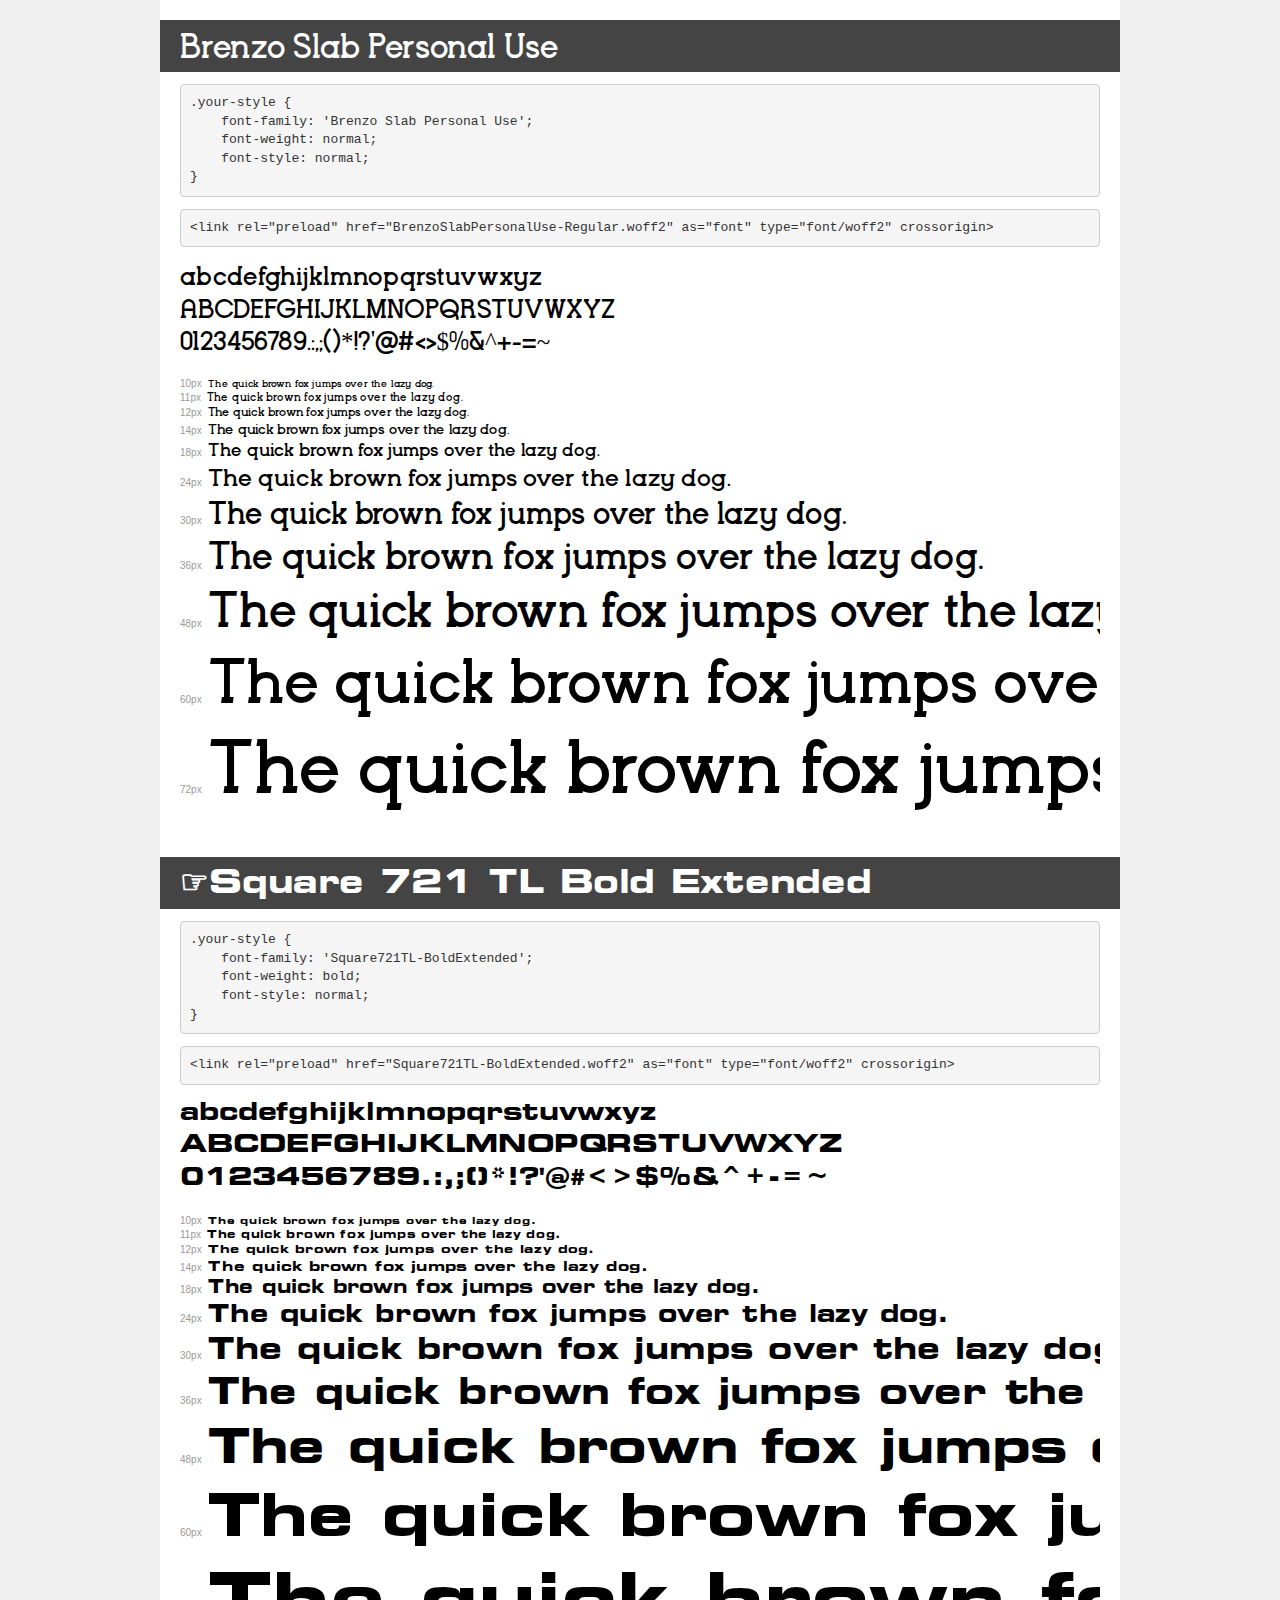
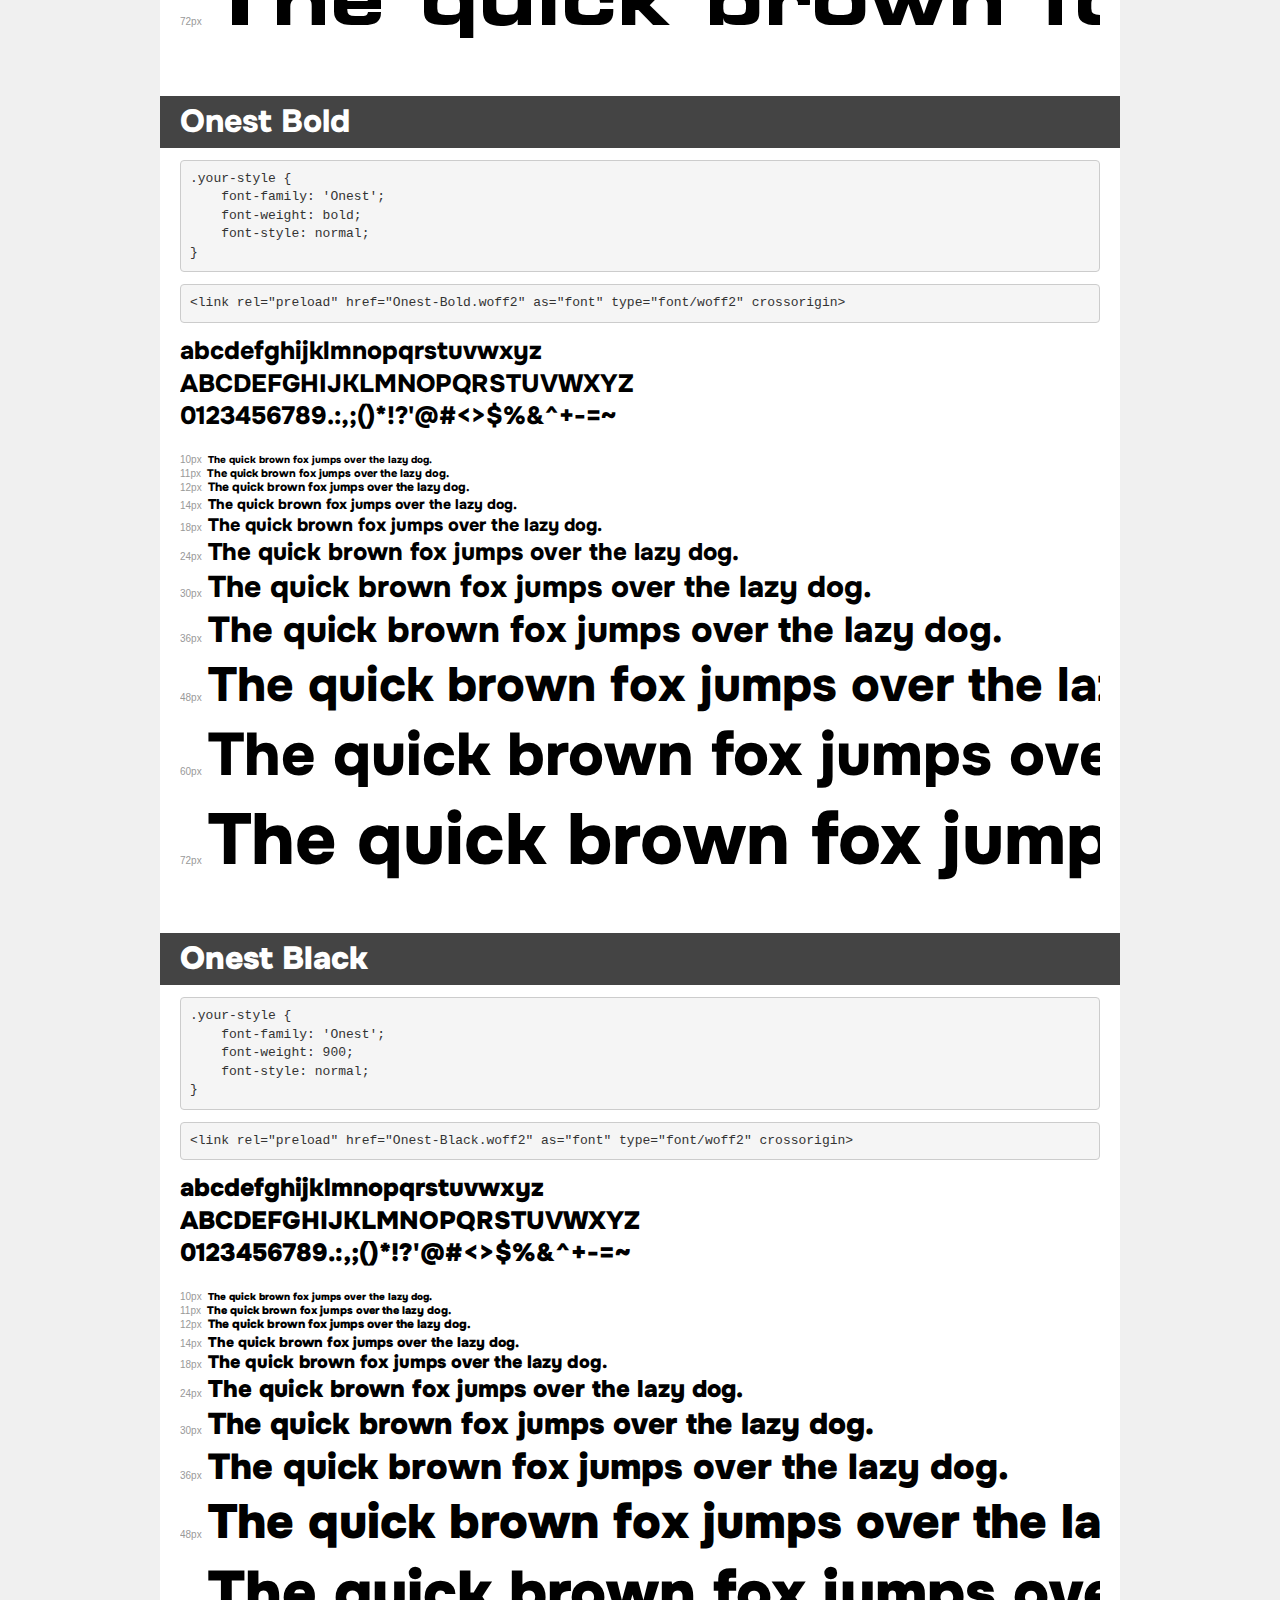
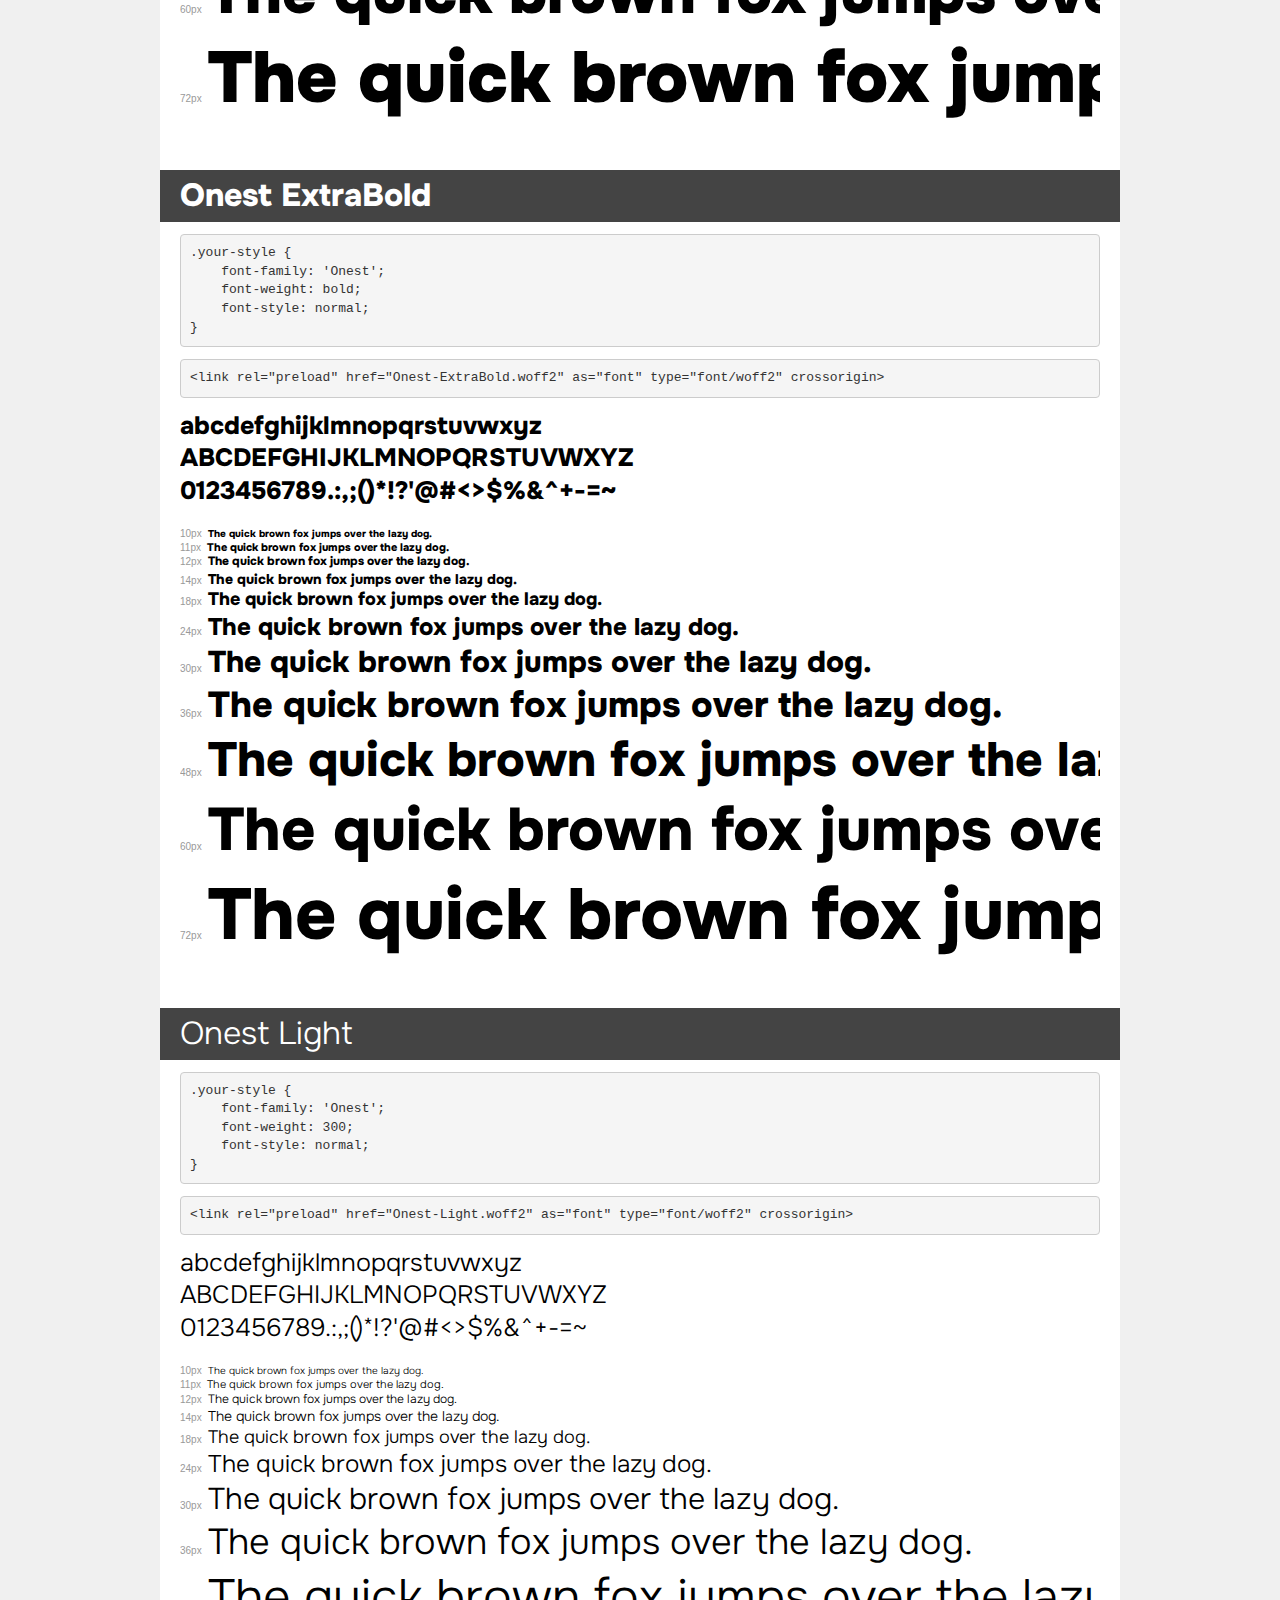
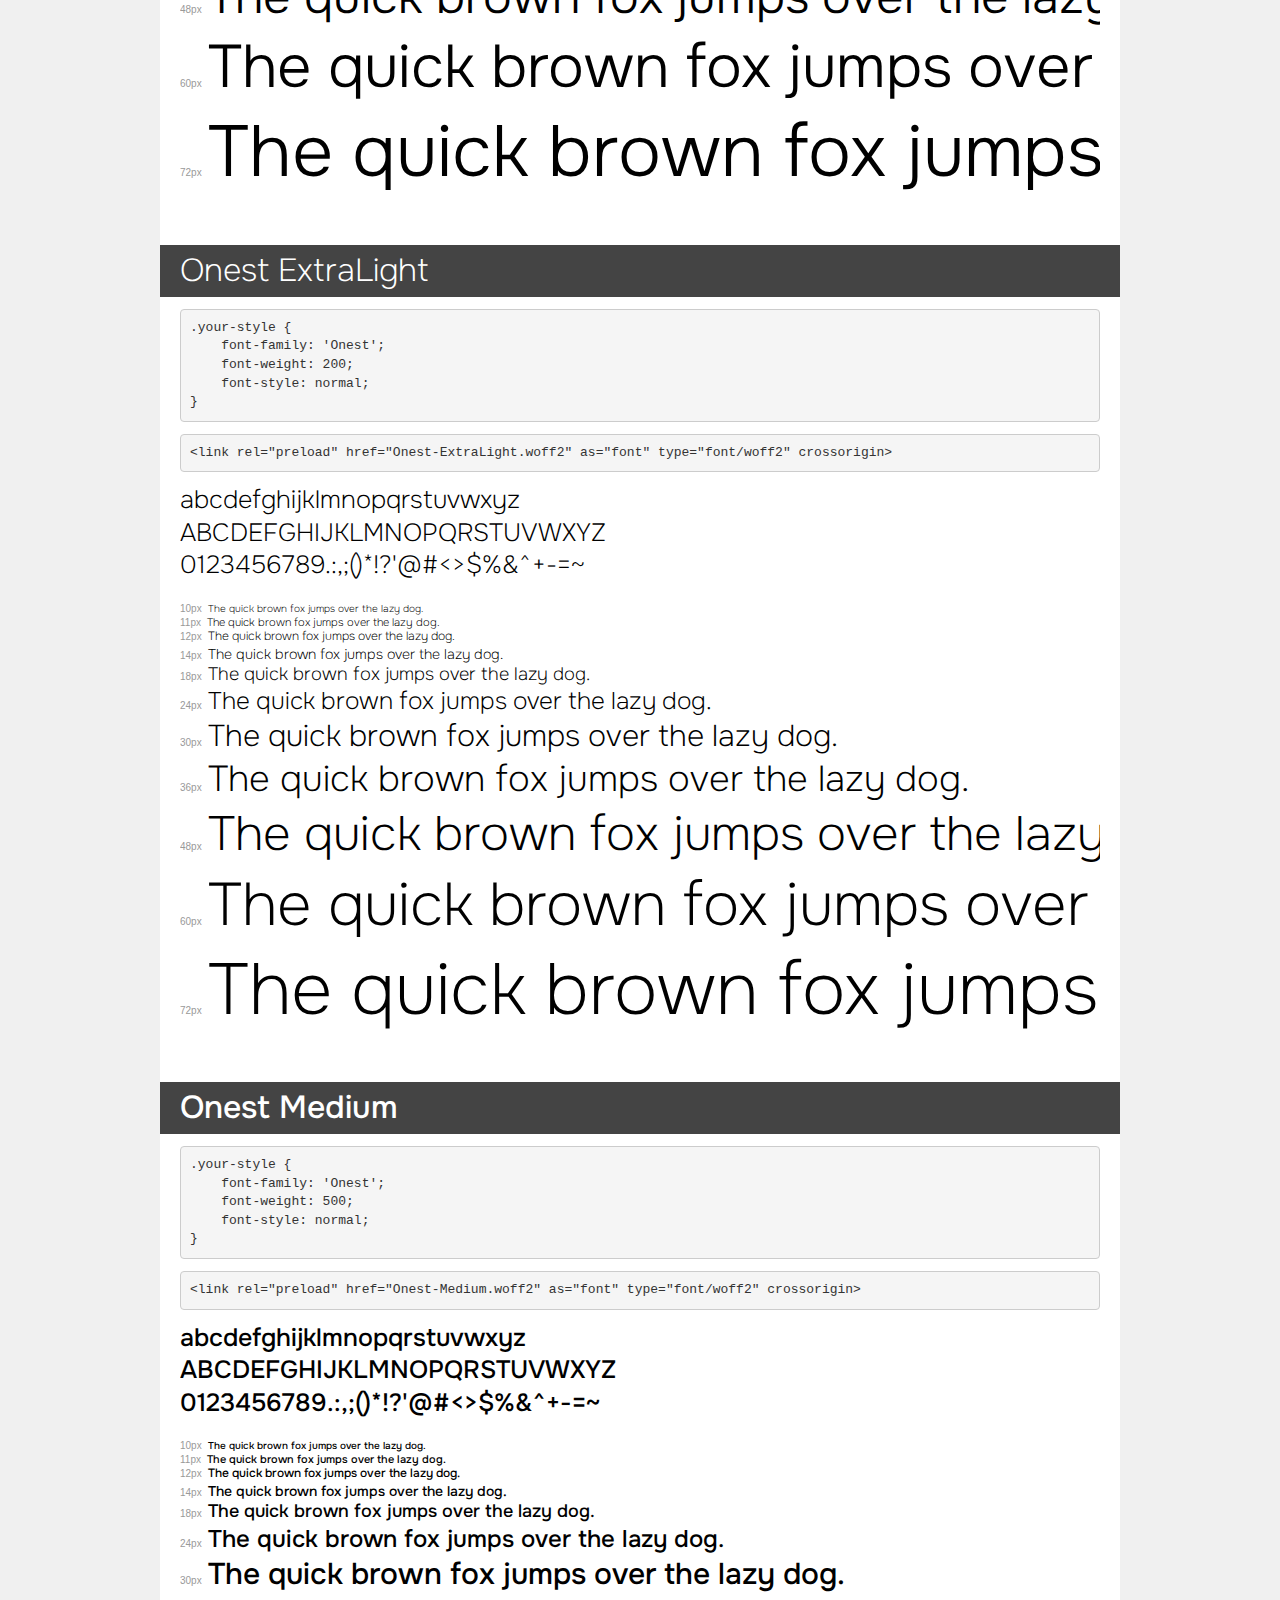
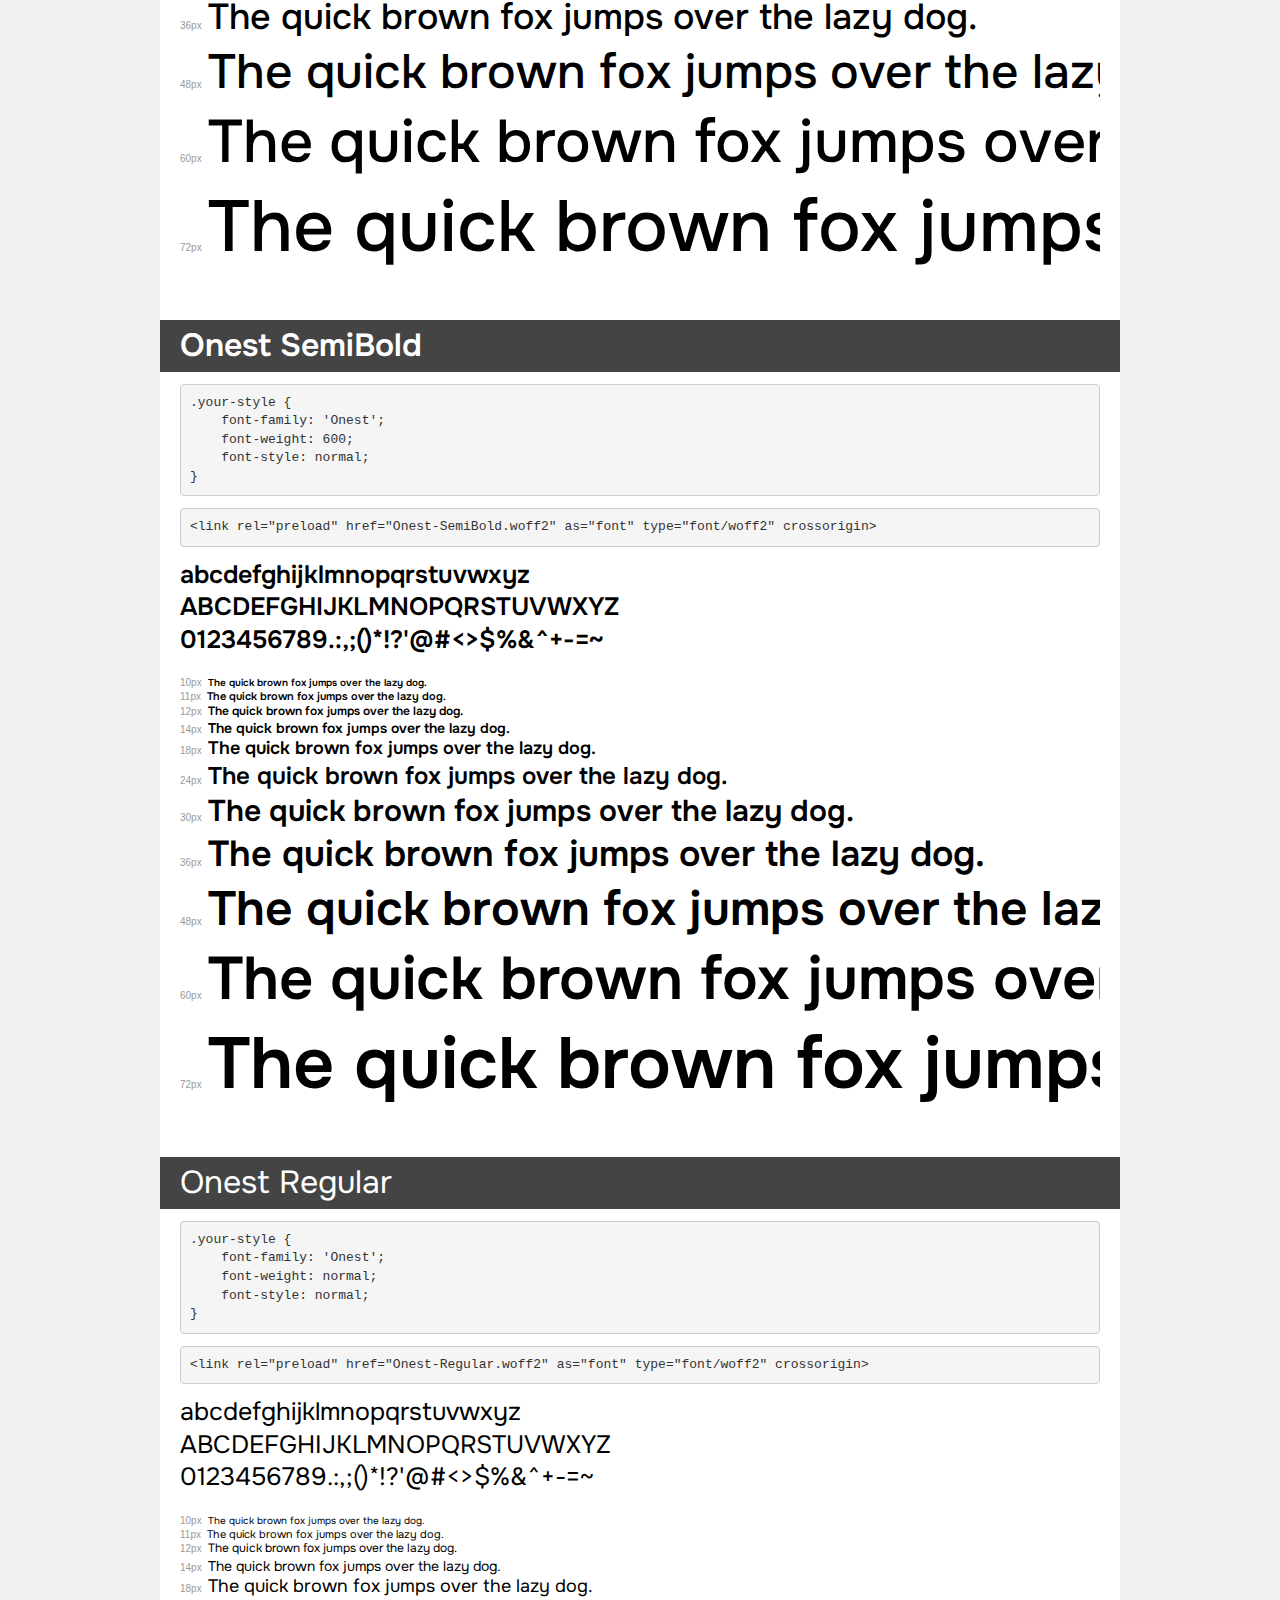
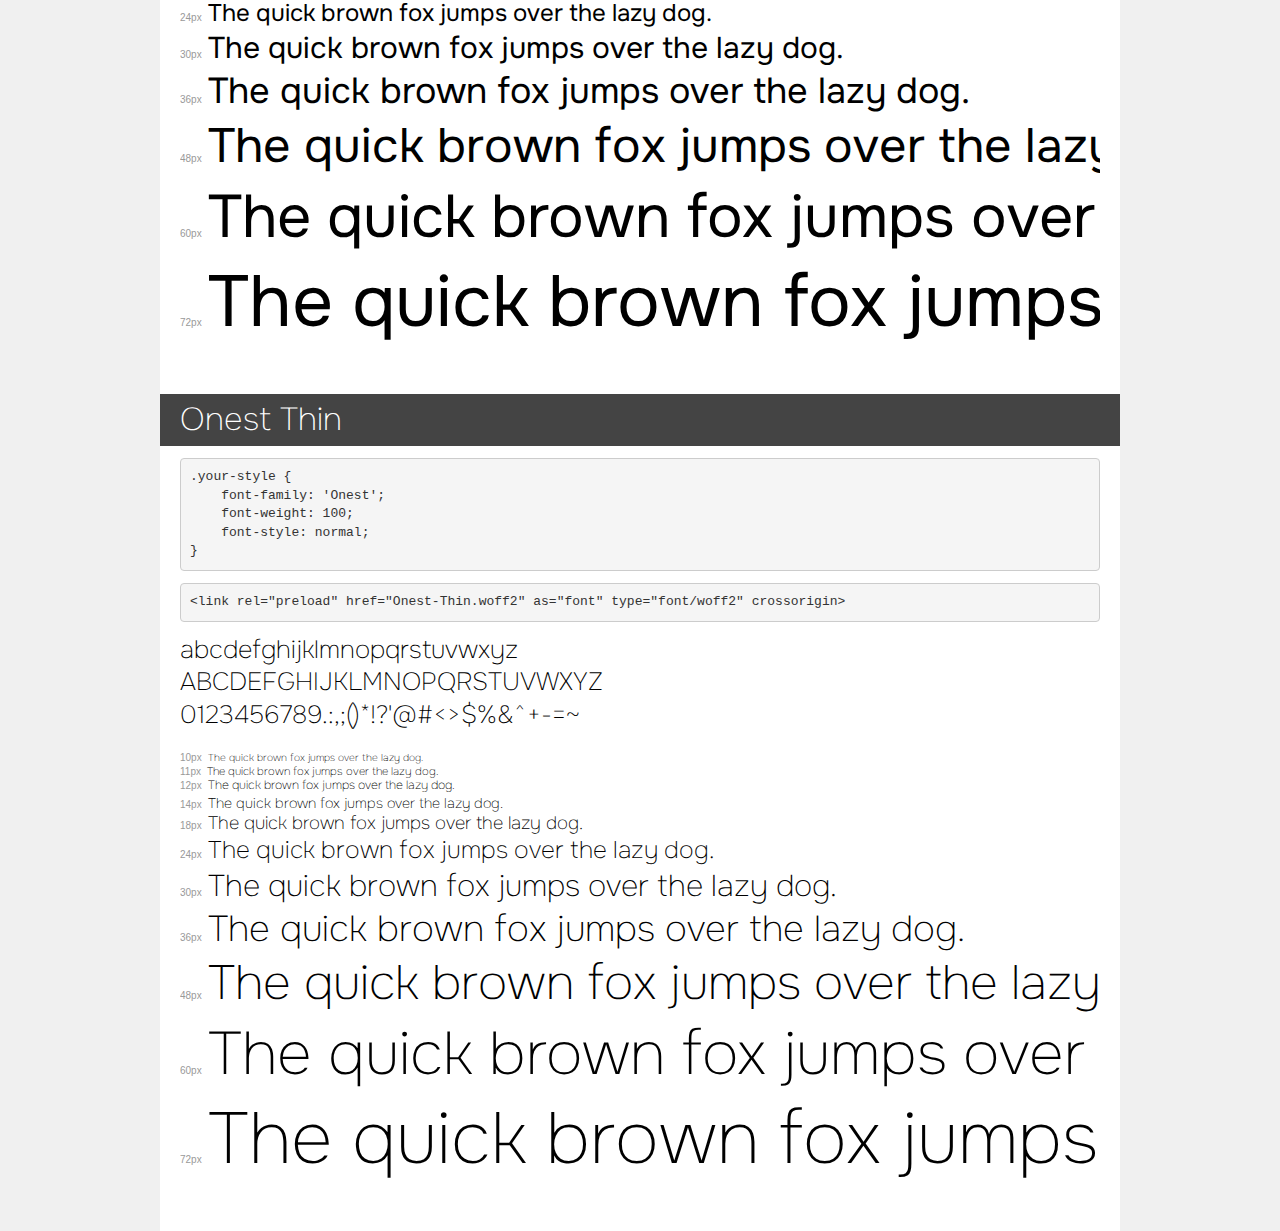
<file: assets/fonts/demo.html>
<!DOCTYPE html>
<html lang="en">
<head>
    <meta charset="utf-8">
    <meta http-equiv="X-UA-Compatible" content="IE=edge">
    <meta name="viewport" content="width=device-width, initial-scale=1">
    <meta name="robots" content="noindex, noarchive">
    <meta name="format-detection" content="telephone=no">
    <title>Transfonter demo</title>
    <link href="stylesheet.css" rel="stylesheet">
    <style>
        /*
        http://meyerweb.com/eric/tools/css/reset/
        v2.0 | 20110126
        License: none (public domain)
        */
        html, body, div, span, applet, object, iframe,
        h1, h2, h3, h4, h5, h6, p, blockquote, pre,
        a, abbr, acronym, address, big, cite, code,
        del, dfn, em, img, ins, kbd, q, s, samp,
        small, strike, strong, sub, sup, tt, var,
        b, u, i, center,
        dl, dt, dd, ol, ul, li,
        fieldset, form, label, legend,
        table, caption, tbody, tfoot, thead, tr, th, td,
        article, aside, canvas, details, embed,
        figure, figcaption, footer, header, hgroup,
        menu, nav, output, ruby, section, summary,
        time, mark, audio, video {
            margin: 0;
            padding: 0;
            border: 0;
            font-size: 100%;
            font: inherit;
            vertical-align: baseline;
        }
        /* HTML5 display-role reset for older browsers */
        article, aside, details, figcaption, figure,
        footer, header, hgroup, menu, nav, section {
            display: block;
        }
        body {
            line-height: 1;
        }
        ol, ul {
            list-style: none;
        }
        blockquote, q {
            quotes: none;
        }
        blockquote:before, blockquote:after,
        q:before, q:after {
            content: '';
            content: none;
        }
        table {
            border-collapse: collapse;
            border-spacing: 0;
        }
        /* demo styles */
        body {
            background: #f0f0f0;
            color: #000;
        }
        .page {
            background: #fff;
            width: 920px;
            margin: 0 auto;
            padding: 20px 20px 0 20px;
            overflow: hidden;
        }
        .font-container {
            overflow-x: auto;
            overflow-y: hidden;
            margin-bottom: 40px;
            line-height: 1.3;
            white-space: nowrap;
            padding-bottom: 5px;
        }
        h1 {
            position: relative;
            background: #444;
            font-size: 32px;
            color: #fff;
            padding: 10px 20px;
            margin: 0 -20px 12px -20px;
        }
        .letters {
            font-size: 25px;
            margin-bottom: 20px;
        }
        .s10:before {
            content: '10px';
        }
        .s11:before {
            content: '11px';
        }
        .s12:before {
            content: '12px';
        }
        .s14:before {
            content: '14px';
        }
        .s18:before {
            content: '18px';
        }
        .s24:before {
            content: '24px';
        }
        .s30:before {
            content: '30px';
        }
        .s36:before {
            content: '36px';
        }
        .s48:before {
            content: '48px';
        }
        .s60:before {
            content: '60px';
        }
        .s72:before {
            content: '72px';
        }
        .s10:before, .s11:before, .s12:before, .s14:before,
        .s18:before, .s24:before, .s30:before, .s36:before,
        .s48:before, .s60:before, .s72:before {
            font-family: Arial, sans-serif;
            font-size: 10px;
            font-weight: normal;
            font-style: normal;
            color: #999;
            padding-right: 6px;
        }
        pre {
            display: block;
            padding: 9px;
            margin: 0 0 12px;
            font-family: Monaco, Menlo, Consolas, "Courier New", monospace;
            font-size: 13px;
            line-height: 1.428571429;
            color: #333;
            font-weight: normal;
            font-style: normal;
            background-color: #f5f5f5;
            border: 1px solid #ccc;
            overflow-x: auto;
            border-radius: 4px;
        }
        /* responsive */
        @media (max-width: 959px) {
            .page {
                width: auto;
                margin: 0;
            }
        }
    </style>
</head>
<body>
<div class="page">
    <div class="demo">
        <h1 style="font-family: 'Brenzo Slab Personal Use'; font-weight: normal; font-style: normal;">Brenzo Slab Personal Use</h1>
        <pre title="Usage">.your-style {
    font-family: 'Brenzo Slab Personal Use';
    font-weight: normal;
    font-style: normal;
}</pre>
        <pre title="Preload (optional)">
&lt;link rel=&quot;preload&quot; href=&quot;BrenzoSlabPersonalUse-Regular.woff2&quot; as=&quot;font&quot; type=&quot;font/woff2&quot; crossorigin&gt;</pre>
        <div class="font-container" style="font-family: 'Brenzo Slab Personal Use'; font-weight: normal; font-style: normal;">
            <p class="letters">
                abcdefghijklmnopqrstuvwxyz<br>
ABCDEFGHIJKLMNOPQRSTUVWXYZ<br>
                0123456789.:,;()*!?'@#&lt;&gt;$%&^+-=~
            </p>
            <p class="s10" style="font-size: 10px;">The quick brown fox jumps over the lazy dog.</p>
            <p class="s11" style="font-size: 11px;">The quick brown fox jumps over the lazy dog.</p>
            <p class="s12" style="font-size: 12px;">The quick brown fox jumps over the lazy dog.</p>
            <p class="s14" style="font-size: 14px;">The quick brown fox jumps over the lazy dog.</p>
            <p class="s18" style="font-size: 18px;">The quick brown fox jumps over the lazy dog.</p>
            <p class="s24" style="font-size: 24px;">The quick brown fox jumps over the lazy dog.</p>
            <p class="s30" style="font-size: 30px;">The quick brown fox jumps over the lazy dog.</p>
            <p class="s36" style="font-size: 36px;">The quick brown fox jumps over the lazy dog.</p>
            <p class="s48" style="font-size: 48px;">The quick brown fox jumps over the lazy dog.</p>
            <p class="s60" style="font-size: 60px;">The quick brown fox jumps over the lazy dog.</p>
            <p class="s72" style="font-size: 72px;">The quick brown fox jumps over the lazy dog.</p>
        </div>
    </div>

    <div class="demo">
        <h1 style="font-family: 'Square721TL-BoldExtended'; font-weight: bold; font-style: normal;">☞Square 721 TL Bold Extended</h1>
        <pre title="Usage">.your-style {
    font-family: 'Square721TL-BoldExtended';
    font-weight: bold;
    font-style: normal;
}</pre>
        <pre title="Preload (optional)">
&lt;link rel=&quot;preload&quot; href=&quot;Square721TL-BoldExtended.woff2&quot; as=&quot;font&quot; type=&quot;font/woff2&quot; crossorigin&gt;</pre>
        <div class="font-container" style="font-family: 'Square721TL-BoldExtended'; font-weight: bold; font-style: normal;">
            <p class="letters">
                abcdefghijklmnopqrstuvwxyz<br>
ABCDEFGHIJKLMNOPQRSTUVWXYZ<br>
                0123456789.:,;()*!?'@#&lt;&gt;$%&^+-=~
            </p>
            <p class="s10" style="font-size: 10px;">The quick brown fox jumps over the lazy dog.</p>
            <p class="s11" style="font-size: 11px;">The quick brown fox jumps over the lazy dog.</p>
            <p class="s12" style="font-size: 12px;">The quick brown fox jumps over the lazy dog.</p>
            <p class="s14" style="font-size: 14px;">The quick brown fox jumps over the lazy dog.</p>
            <p class="s18" style="font-size: 18px;">The quick brown fox jumps over the lazy dog.</p>
            <p class="s24" style="font-size: 24px;">The quick brown fox jumps over the lazy dog.</p>
            <p class="s30" style="font-size: 30px;">The quick brown fox jumps over the lazy dog.</p>
            <p class="s36" style="font-size: 36px;">The quick brown fox jumps over the lazy dog.</p>
            <p class="s48" style="font-size: 48px;">The quick brown fox jumps over the lazy dog.</p>
            <p class="s60" style="font-size: 60px;">The quick brown fox jumps over the lazy dog.</p>
            <p class="s72" style="font-size: 72px;">The quick brown fox jumps over the lazy dog.</p>
        </div>
    </div>

    <div class="demo">
        <h1 style="font-family: 'Onest'; font-weight: bold; font-style: normal;">Onest Bold</h1>
        <pre title="Usage">.your-style {
    font-family: 'Onest';
    font-weight: bold;
    font-style: normal;
}</pre>
        <pre title="Preload (optional)">
&lt;link rel=&quot;preload&quot; href=&quot;Onest-Bold.woff2&quot; as=&quot;font&quot; type=&quot;font/woff2&quot; crossorigin&gt;</pre>
        <div class="font-container" style="font-family: 'Onest'; font-weight: bold; font-style: normal;">
            <p class="letters">
                abcdefghijklmnopqrstuvwxyz<br>
ABCDEFGHIJKLMNOPQRSTUVWXYZ<br>
                0123456789.:,;()*!?'@#&lt;&gt;$%&^+-=~
            </p>
            <p class="s10" style="font-size: 10px;">The quick brown fox jumps over the lazy dog.</p>
            <p class="s11" style="font-size: 11px;">The quick brown fox jumps over the lazy dog.</p>
            <p class="s12" style="font-size: 12px;">The quick brown fox jumps over the lazy dog.</p>
            <p class="s14" style="font-size: 14px;">The quick brown fox jumps over the lazy dog.</p>
            <p class="s18" style="font-size: 18px;">The quick brown fox jumps over the lazy dog.</p>
            <p class="s24" style="font-size: 24px;">The quick brown fox jumps over the lazy dog.</p>
            <p class="s30" style="font-size: 30px;">The quick brown fox jumps over the lazy dog.</p>
            <p class="s36" style="font-size: 36px;">The quick brown fox jumps over the lazy dog.</p>
            <p class="s48" style="font-size: 48px;">The quick brown fox jumps over the lazy dog.</p>
            <p class="s60" style="font-size: 60px;">The quick brown fox jumps over the lazy dog.</p>
            <p class="s72" style="font-size: 72px;">The quick brown fox jumps over the lazy dog.</p>
        </div>
    </div>

    <div class="demo">
        <h1 style="font-family: 'Onest'; font-weight: 900; font-style: normal;">Onest Black</h1>
        <pre title="Usage">.your-style {
    font-family: 'Onest';
    font-weight: 900;
    font-style: normal;
}</pre>
        <pre title="Preload (optional)">
&lt;link rel=&quot;preload&quot; href=&quot;Onest-Black.woff2&quot; as=&quot;font&quot; type=&quot;font/woff2&quot; crossorigin&gt;</pre>
        <div class="font-container" style="font-family: 'Onest'; font-weight: 900; font-style: normal;">
            <p class="letters">
                abcdefghijklmnopqrstuvwxyz<br>
ABCDEFGHIJKLMNOPQRSTUVWXYZ<br>
                0123456789.:,;()*!?'@#&lt;&gt;$%&^+-=~
            </p>
            <p class="s10" style="font-size: 10px;">The quick brown fox jumps over the lazy dog.</p>
            <p class="s11" style="font-size: 11px;">The quick brown fox jumps over the lazy dog.</p>
            <p class="s12" style="font-size: 12px;">The quick brown fox jumps over the lazy dog.</p>
            <p class="s14" style="font-size: 14px;">The quick brown fox jumps over the lazy dog.</p>
            <p class="s18" style="font-size: 18px;">The quick brown fox jumps over the lazy dog.</p>
            <p class="s24" style="font-size: 24px;">The quick brown fox jumps over the lazy dog.</p>
            <p class="s30" style="font-size: 30px;">The quick brown fox jumps over the lazy dog.</p>
            <p class="s36" style="font-size: 36px;">The quick brown fox jumps over the lazy dog.</p>
            <p class="s48" style="font-size: 48px;">The quick brown fox jumps over the lazy dog.</p>
            <p class="s60" style="font-size: 60px;">The quick brown fox jumps over the lazy dog.</p>
            <p class="s72" style="font-size: 72px;">The quick brown fox jumps over the lazy dog.</p>
        </div>
    </div>

    <div class="demo">
        <h1 style="font-family: 'Onest'; font-weight: bold; font-style: normal;">Onest ExtraBold</h1>
        <pre title="Usage">.your-style {
    font-family: 'Onest';
    font-weight: bold;
    font-style: normal;
}</pre>
        <pre title="Preload (optional)">
&lt;link rel=&quot;preload&quot; href=&quot;Onest-ExtraBold.woff2&quot; as=&quot;font&quot; type=&quot;font/woff2&quot; crossorigin&gt;</pre>
        <div class="font-container" style="font-family: 'Onest'; font-weight: bold; font-style: normal;">
            <p class="letters">
                abcdefghijklmnopqrstuvwxyz<br>
ABCDEFGHIJKLMNOPQRSTUVWXYZ<br>
                0123456789.:,;()*!?'@#&lt;&gt;$%&^+-=~
            </p>
            <p class="s10" style="font-size: 10px;">The quick brown fox jumps over the lazy dog.</p>
            <p class="s11" style="font-size: 11px;">The quick brown fox jumps over the lazy dog.</p>
            <p class="s12" style="font-size: 12px;">The quick brown fox jumps over the lazy dog.</p>
            <p class="s14" style="font-size: 14px;">The quick brown fox jumps over the lazy dog.</p>
            <p class="s18" style="font-size: 18px;">The quick brown fox jumps over the lazy dog.</p>
            <p class="s24" style="font-size: 24px;">The quick brown fox jumps over the lazy dog.</p>
            <p class="s30" style="font-size: 30px;">The quick brown fox jumps over the lazy dog.</p>
            <p class="s36" style="font-size: 36px;">The quick brown fox jumps over the lazy dog.</p>
            <p class="s48" style="font-size: 48px;">The quick brown fox jumps over the lazy dog.</p>
            <p class="s60" style="font-size: 60px;">The quick brown fox jumps over the lazy dog.</p>
            <p class="s72" style="font-size: 72px;">The quick brown fox jumps over the lazy dog.</p>
        </div>
    </div>

    <div class="demo">
        <h1 style="font-family: 'Onest'; font-weight: 300; font-style: normal;">Onest Light</h1>
        <pre title="Usage">.your-style {
    font-family: 'Onest';
    font-weight: 300;
    font-style: normal;
}</pre>
        <pre title="Preload (optional)">
&lt;link rel=&quot;preload&quot; href=&quot;Onest-Light.woff2&quot; as=&quot;font&quot; type=&quot;font/woff2&quot; crossorigin&gt;</pre>
        <div class="font-container" style="font-family: 'Onest'; font-weight: 300; font-style: normal;">
            <p class="letters">
                abcdefghijklmnopqrstuvwxyz<br>
ABCDEFGHIJKLMNOPQRSTUVWXYZ<br>
                0123456789.:,;()*!?'@#&lt;&gt;$%&^+-=~
            </p>
            <p class="s10" style="font-size: 10px;">The quick brown fox jumps over the lazy dog.</p>
            <p class="s11" style="font-size: 11px;">The quick brown fox jumps over the lazy dog.</p>
            <p class="s12" style="font-size: 12px;">The quick brown fox jumps over the lazy dog.</p>
            <p class="s14" style="font-size: 14px;">The quick brown fox jumps over the lazy dog.</p>
            <p class="s18" style="font-size: 18px;">The quick brown fox jumps over the lazy dog.</p>
            <p class="s24" style="font-size: 24px;">The quick brown fox jumps over the lazy dog.</p>
            <p class="s30" style="font-size: 30px;">The quick brown fox jumps over the lazy dog.</p>
            <p class="s36" style="font-size: 36px;">The quick brown fox jumps over the lazy dog.</p>
            <p class="s48" style="font-size: 48px;">The quick brown fox jumps over the lazy dog.</p>
            <p class="s60" style="font-size: 60px;">The quick brown fox jumps over the lazy dog.</p>
            <p class="s72" style="font-size: 72px;">The quick brown fox jumps over the lazy dog.</p>
        </div>
    </div>

    <div class="demo">
        <h1 style="font-family: 'Onest'; font-weight: 200; font-style: normal;">Onest ExtraLight</h1>
        <pre title="Usage">.your-style {
    font-family: 'Onest';
    font-weight: 200;
    font-style: normal;
}</pre>
        <pre title="Preload (optional)">
&lt;link rel=&quot;preload&quot; href=&quot;Onest-ExtraLight.woff2&quot; as=&quot;font&quot; type=&quot;font/woff2&quot; crossorigin&gt;</pre>
        <div class="font-container" style="font-family: 'Onest'; font-weight: 200; font-style: normal;">
            <p class="letters">
                abcdefghijklmnopqrstuvwxyz<br>
ABCDEFGHIJKLMNOPQRSTUVWXYZ<br>
                0123456789.:,;()*!?'@#&lt;&gt;$%&^+-=~
            </p>
            <p class="s10" style="font-size: 10px;">The quick brown fox jumps over the lazy dog.</p>
            <p class="s11" style="font-size: 11px;">The quick brown fox jumps over the lazy dog.</p>
            <p class="s12" style="font-size: 12px;">The quick brown fox jumps over the lazy dog.</p>
            <p class="s14" style="font-size: 14px;">The quick brown fox jumps over the lazy dog.</p>
            <p class="s18" style="font-size: 18px;">The quick brown fox jumps over the lazy dog.</p>
            <p class="s24" style="font-size: 24px;">The quick brown fox jumps over the lazy dog.</p>
            <p class="s30" style="font-size: 30px;">The quick brown fox jumps over the lazy dog.</p>
            <p class="s36" style="font-size: 36px;">The quick brown fox jumps over the lazy dog.</p>
            <p class="s48" style="font-size: 48px;">The quick brown fox jumps over the lazy dog.</p>
            <p class="s60" style="font-size: 60px;">The quick brown fox jumps over the lazy dog.</p>
            <p class="s72" style="font-size: 72px;">The quick brown fox jumps over the lazy dog.</p>
        </div>
    </div>

    <div class="demo">
        <h1 style="font-family: 'Onest'; font-weight: 500; font-style: normal;">Onest Medium</h1>
        <pre title="Usage">.your-style {
    font-family: 'Onest';
    font-weight: 500;
    font-style: normal;
}</pre>
        <pre title="Preload (optional)">
&lt;link rel=&quot;preload&quot; href=&quot;Onest-Medium.woff2&quot; as=&quot;font&quot; type=&quot;font/woff2&quot; crossorigin&gt;</pre>
        <div class="font-container" style="font-family: 'Onest'; font-weight: 500; font-style: normal;">
            <p class="letters">
                abcdefghijklmnopqrstuvwxyz<br>
ABCDEFGHIJKLMNOPQRSTUVWXYZ<br>
                0123456789.:,;()*!?'@#&lt;&gt;$%&^+-=~
            </p>
            <p class="s10" style="font-size: 10px;">The quick brown fox jumps over the lazy dog.</p>
            <p class="s11" style="font-size: 11px;">The quick brown fox jumps over the lazy dog.</p>
            <p class="s12" style="font-size: 12px;">The quick brown fox jumps over the lazy dog.</p>
            <p class="s14" style="font-size: 14px;">The quick brown fox jumps over the lazy dog.</p>
            <p class="s18" style="font-size: 18px;">The quick brown fox jumps over the lazy dog.</p>
            <p class="s24" style="font-size: 24px;">The quick brown fox jumps over the lazy dog.</p>
            <p class="s30" style="font-size: 30px;">The quick brown fox jumps over the lazy dog.</p>
            <p class="s36" style="font-size: 36px;">The quick brown fox jumps over the lazy dog.</p>
            <p class="s48" style="font-size: 48px;">The quick brown fox jumps over the lazy dog.</p>
            <p class="s60" style="font-size: 60px;">The quick brown fox jumps over the lazy dog.</p>
            <p class="s72" style="font-size: 72px;">The quick brown fox jumps over the lazy dog.</p>
        </div>
    </div>

    <div class="demo">
        <h1 style="font-family: 'Onest'; font-weight: 600; font-style: normal;">Onest SemiBold</h1>
        <pre title="Usage">.your-style {
    font-family: 'Onest';
    font-weight: 600;
    font-style: normal;
}</pre>
        <pre title="Preload (optional)">
&lt;link rel=&quot;preload&quot; href=&quot;Onest-SemiBold.woff2&quot; as=&quot;font&quot; type=&quot;font/woff2&quot; crossorigin&gt;</pre>
        <div class="font-container" style="font-family: 'Onest'; font-weight: 600; font-style: normal;">
            <p class="letters">
                abcdefghijklmnopqrstuvwxyz<br>
ABCDEFGHIJKLMNOPQRSTUVWXYZ<br>
                0123456789.:,;()*!?'@#&lt;&gt;$%&^+-=~
            </p>
            <p class="s10" style="font-size: 10px;">The quick brown fox jumps over the lazy dog.</p>
            <p class="s11" style="font-size: 11px;">The quick brown fox jumps over the lazy dog.</p>
            <p class="s12" style="font-size: 12px;">The quick brown fox jumps over the lazy dog.</p>
            <p class="s14" style="font-size: 14px;">The quick brown fox jumps over the lazy dog.</p>
            <p class="s18" style="font-size: 18px;">The quick brown fox jumps over the lazy dog.</p>
            <p class="s24" style="font-size: 24px;">The quick brown fox jumps over the lazy dog.</p>
            <p class="s30" style="font-size: 30px;">The quick brown fox jumps over the lazy dog.</p>
            <p class="s36" style="font-size: 36px;">The quick brown fox jumps over the lazy dog.</p>
            <p class="s48" style="font-size: 48px;">The quick brown fox jumps over the lazy dog.</p>
            <p class="s60" style="font-size: 60px;">The quick brown fox jumps over the lazy dog.</p>
            <p class="s72" style="font-size: 72px;">The quick brown fox jumps over the lazy dog.</p>
        </div>
    </div>

    <div class="demo">
        <h1 style="font-family: 'Onest'; font-weight: normal; font-style: normal;">Onest Regular</h1>
        <pre title="Usage">.your-style {
    font-family: 'Onest';
    font-weight: normal;
    font-style: normal;
}</pre>
        <pre title="Preload (optional)">
&lt;link rel=&quot;preload&quot; href=&quot;Onest-Regular.woff2&quot; as=&quot;font&quot; type=&quot;font/woff2&quot; crossorigin&gt;</pre>
        <div class="font-container" style="font-family: 'Onest'; font-weight: normal; font-style: normal;">
            <p class="letters">
                abcdefghijklmnopqrstuvwxyz<br>
ABCDEFGHIJKLMNOPQRSTUVWXYZ<br>
                0123456789.:,;()*!?'@#&lt;&gt;$%&^+-=~
            </p>
            <p class="s10" style="font-size: 10px;">The quick brown fox jumps over the lazy dog.</p>
            <p class="s11" style="font-size: 11px;">The quick brown fox jumps over the lazy dog.</p>
            <p class="s12" style="font-size: 12px;">The quick brown fox jumps over the lazy dog.</p>
            <p class="s14" style="font-size: 14px;">The quick brown fox jumps over the lazy dog.</p>
            <p class="s18" style="font-size: 18px;">The quick brown fox jumps over the lazy dog.</p>
            <p class="s24" style="font-size: 24px;">The quick brown fox jumps over the lazy dog.</p>
            <p class="s30" style="font-size: 30px;">The quick brown fox jumps over the lazy dog.</p>
            <p class="s36" style="font-size: 36px;">The quick brown fox jumps over the lazy dog.</p>
            <p class="s48" style="font-size: 48px;">The quick brown fox jumps over the lazy dog.</p>
            <p class="s60" style="font-size: 60px;">The quick brown fox jumps over the lazy dog.</p>
            <p class="s72" style="font-size: 72px;">The quick brown fox jumps over the lazy dog.</p>
        </div>
    </div>

    <div class="demo">
        <h1 style="font-family: 'Onest'; font-weight: 100; font-style: normal;">Onest Thin</h1>
        <pre title="Usage">.your-style {
    font-family: 'Onest';
    font-weight: 100;
    font-style: normal;
}</pre>
        <pre title="Preload (optional)">
&lt;link rel=&quot;preload&quot; href=&quot;Onest-Thin.woff2&quot; as=&quot;font&quot; type=&quot;font/woff2&quot; crossorigin&gt;</pre>
        <div class="font-container" style="font-family: 'Onest'; font-weight: 100; font-style: normal;">
            <p class="letters">
                abcdefghijklmnopqrstuvwxyz<br>
ABCDEFGHIJKLMNOPQRSTUVWXYZ<br>
                0123456789.:,;()*!?'@#&lt;&gt;$%&^+-=~
            </p>
            <p class="s10" style="font-size: 10px;">The quick brown fox jumps over the lazy dog.</p>
            <p class="s11" style="font-size: 11px;">The quick brown fox jumps over the lazy dog.</p>
            <p class="s12" style="font-size: 12px;">The quick brown fox jumps over the lazy dog.</p>
            <p class="s14" style="font-size: 14px;">The quick brown fox jumps over the lazy dog.</p>
            <p class="s18" style="font-size: 18px;">The quick brown fox jumps over the lazy dog.</p>
            <p class="s24" style="font-size: 24px;">The quick brown fox jumps over the lazy dog.</p>
            <p class="s30" style="font-size: 30px;">The quick brown fox jumps over the lazy dog.</p>
            <p class="s36" style="font-size: 36px;">The quick brown fox jumps over the lazy dog.</p>
            <p class="s48" style="font-size: 48px;">The quick brown fox jumps over the lazy dog.</p>
            <p class="s60" style="font-size: 60px;">The quick brown fox jumps over the lazy dog.</p>
            <p class="s72" style="font-size: 72px;">The quick brown fox jumps over the lazy dog.</p>
        </div>
    </div>

</div>
</body>
</html>
</file>
<file: css/style.css>
:root {
  --font-family: "Inter", sans-serif;
  --second-family: "Onest", sans-serif;
  --third-family: "Square721TL-BoldExtended", sans-serif;
  --font3: "Brenzo Slab Personal Use", sans-serif;
  --font4: "Arial", sans-serif;
}


*,
*::before,
*::after {
  box-sizing: border-box;
}

@font-face {
    font-family: 'Brenzo Slab Personal Use';
    src: url('../assets/fonts/BrenzoSlabPersonalUse-Regular.woff2') format('woff2'),
        url('../assets/fonts/BrenzoSlabPersonalUse-Regular.woff') format('woff');
    font-weight: 400;
    font-style: normal;
    font-display: swap;
}

@font-face {
    font-family: 'Square721TL-BoldExtended';
    src: url('../assets/fonts/Square721TL-BoldExtended.woff2') format('woff2'),
        url('../assets/fonts/Square721TL-BoldExtended.woff') format('woff');
    font-weight: 700;
    font-style: normal;
    font-display: swap;
}

@font-face {
    font-family: 'Onest';
    src: url('../assets/fonts/Onest-Bold.woff2') format('woff2'),
        url('../assets/fonts/Onest-Bold.woff') format('woff');
    font-weight: 700;
    font-style: normal;
    font-display: swap;
}

@font-face {
    font-family: 'Onest';
    src: url('../assets/fonts/Onest-Black.woff2') format('woff2'),
        url('../assets/fonts/Onest-Black.woff') format('woff');
    font-weight: 900;
    font-style: normal;
    font-display: swap;
}

@font-face {
    font-family: 'Onest';
    src: url('../assets/fonts/Onest-ExtraBold.woff2') format('woff2'),
        url('../assets/fonts/Onest-ExtraBold.woff') format('woff');
    font-weight: 800;
    font-style: normal;
    font-display: swap;
}

@font-face {
    font-family: 'Onest';
    src: url('../assets/fonts/Onest-Light.woff2') format('woff2'),
        url('../assets/fonts/Onest-Light.woff') format('woff');
    font-weight: 300;
    font-style: normal;
    font-display: swap;
}

@font-face {
    font-family: 'Onest';
    src: url('../assets/fonts/Onest-ExtraLight.woff2') format('woff2'),
        url('../assets/fonts/Onest-ExtraLight.woff') format('woff');
    font-weight: 200;
    font-style: normal;
    font-display: swap;
}

@font-face {
    font-family: 'Onest';
    src: url('../assets/fonts/Onest-Medium.woff2') format('woff2'),
        url('../assets/fonts/Onest-Medium.woff') format('woff');
    font-weight: 500;
    font-style: normal;
    font-display: swap;
}

@font-face {
    font-family: 'Onest';
    src: url('../assets/fonts/Onest-SemiBold.woff2') format('woff2'),
        url('../assets/fonts/Onest-SemiBold.woff') format('woff');
    font-weight: 600;
    font-style: normal;
    font-display: swap;
}

@font-face {
    font-family: 'Onest';
    src: url('../assets/fonts/Onest-Regular.woff2') format('woff2'),
        url('../assets/fonts/Onest-Regular.woff') format('woff');
    font-weight: 400;
    font-style: normal;
    font-display: swap;
}

@font-face {
    font-family: 'Onest';
    src: url('../assets/fonts/Onest-Thin.woff2') format('woff2'),
        url('../assets/fonts/Onest-Thin.woff') format('woff');
    font-weight: 100;
    font-style: normal;
    font-display: swap;
}

* {
  margin: 0;
  padding: 0;
}

body {
  margin: 0;
  padding: 0;
  background:
    linear-gradient(rgba(0, 89, 255, 0.14), rgba(0, 89, 255, 0.14)),
    linear-gradient(rgba(255, 255, 255, 0.02), rgba(255, 255, 255, 0.02)),
    linear-gradient(#000000, #000000);
  background-blend-mode: normal, normal, normal;
  background-repeat: no-repeat;
  background-size: cover;
  overflow-x: hidden;
  height: 100%;
  width: 100%;
  position: relative;
  display: flex;
  flex-direction: column;
  min-height: 100vh;
  max-width: 1200px;
  margin: 0 auto;
}

.index-bg {
  background: rgba(9, 3, 61, 1);
}

#preloader {
  position: fixed;
  top: 0;
  left: 0;
  width: 100%;
  height: 100%;
  background: rgba(9, 3, 61, 1);
  z-index: 9999;
  display: flex;
  flex-direction: column;
  align-items: center;
  justify-content: space-between;
  padding: 60px 20px;
  box-sizing: border-box;
}

.preloader-logo-container {
  flex: 1;
  display: flex;
  align-items: center;
  justify-content: center;
}

.preloader-gif {
  width: 250px;
  height: 250px;
  margin-bottom: 20px;
}

.preloader-footer {
  text-align: center;
  margin-bottom: 20px;
}

.loader-text {
  font-family: var(--second-family);
  font-weight: 400;
  font-size: 16px;
  color: #fff;
  opacity: 0.5;
  margin-bottom: 10px;
}

.preloader-bar {
  width: 249px;
  height: 10px;
  background-color: #2e245c;
  border-radius: 17px;
  overflow: hidden;
  margin: 0 auto;
}

.preloader-fill {
  width: 0%;
  height: 100%;
  background-color: #d4f600;
  animation: loadingAnim 2s infinite;
  border-radius: 17px;
}

@keyframes loadingAnim {
  0%   { width: 0%; }
  50%  { width: 64%; }
  100% { width: 100%; }
}


footer {
  position: relative;
  margin-top: auto;
}

.container {
  padding-left: 20px;
  padding-right: 20px;
}

.intro-container {
  width: 100%;
  display: flex;
  align-items: center;
  justify-content: center;
  padding-top: 20px;
  max-width: 1200px;
}

.intro-video {
  width: 100%;
  border-radius: 20px;
}

.intro-video-mob {
  display: none;
}

.main-container {
    max-width: 1200px;
    margin: 0 auto;
    width: 100%;
    position: relative;
    flex: 1;
    display: flex;
    flex-direction: column;
    justify-content: center;
}
.header-bar {
  display: none;
}

.intro-img {
  width: 100%;
  border-radius: 20px;
}

img {
  max-width: 100%;
  height: auto;
}

.work {
  margin: 0 auto;
  margin-top: 25px;
}


.title {
  font-family: 'Square721TL-BoldExtended';
  font-weight: 400;
  font-size: 32px;
  color: #fff;
  text-align: center;
  margin: 0;
}

.subtitle {
  font-family: var(--font3);
  font-weight: 400;
  font-size: 14px;
  color: #fff;
  opacity: 0.5;
  text-align: center;
}

.work-container {
  display: grid;
  grid-template-columns: repeat(4, 1fr);
  gap: 25px;
  margin-top: 16px;
  
}

@media (max-width: 1040px) {
  .work-container {
    grid-template-columns: repeat(3, 1fr);
  }
}

@media (max-width: 900px) {
  .work-container {
    grid-template-columns: repeat(2, 1fr);
  }
}

@media (max-width: 600px) {
  .work-container {
    grid-template-columns: 1fr;
  }
}


.work-card {
  position: relative;
  width: auto;
  border-radius: 20px;
  padding: 20px;
  background: rgba(255, 255, 255, 0.05);
  z-index: 0;
  overflow: hidden;
  display: flex;
  flex-direction: column;
  min-height: 320px;
  box-sizing: border-box;
}

.work-card::before {
  content: "";
  position: absolute;
  inset: 0;
  padding: 1px;
  border-radius: 20px;
  background: linear-gradient(
    90deg,
    rgba(255, 255, 255, 0.10) 0%,
    rgba(255, 255, 255, 0.03) 50%,
    rgba(255, 255, 255, 0.15) 100%
  );
  -webkit-mask:
    linear-gradient(#fff 0 0) content-box,
    linear-gradient(#fff 0 0);
  -webkit-mask-composite: xor;
  mask-composite: exclude;
  pointer-events: none;
  z-index: 1;
}

.work-img {
  width: 100%;
  border-radius: 16px;
  object-fit: cover;
  margin-bottom: 15px;
}

.work-card-title {
  font-family: var(--third-family);
  font-weight: 600;
  font-size: 16px;
  color: #fff;
  margin-bottom: 8px;
}

.work-card-subtitle {
  font-family: var(--font3);
  font-weight: 400;
  font-size: 14px;
  color: #fff;
  opacity: 0.5;
}

.wallet-btn-container {
  display: flex;
  align-items: center;
  justify-content: center;
  margin-top: 30px;
}

.main-btn {
  background: #c5f604;
  border-radius: 54px;
  padding: 9px 25px;
  font-family: var(--font3);
  font-weight: 400;
  font-size: 16px;
  color: #28330b;
  cursor: pointer;
  transition: all 0.3s ease;
}

.main-btn:hover {
  background: #b3e303; 
  transform: scale(1.03); 
  box-shadow: 0 4px 12px rgba(197, 246, 4, 0.4);
}


.divider1 {
  padding: 8px 7px;
  width: 100%;
  height: 36px;
  background: #c6f705;
  transform: rotate(356deg);
  display: flex;
  align-items: center;
  justify-content: center;
  margin-top: 60px;
  margin-bottom: 80px;
  gap: 18px;
  position: relative;
}

.divider2 {
  padding: 8px 7px;
  width: 100%;
  height: 36px;
  background: #c6f705;
  transform: rotate(4deg);
  display: flex;
  align-items: center;
  justify-content: center;
  margin-top: 80px;
  margin-bottom: 80px;
  gap: 18px;
  position: relative;
}

.divider-text {
  font-family: var(--third-family);
  font-weight: 400;
  font-size: 16px;
  text-transform: uppercase;
  color: #28330b;
  text-align: center;
  position: relative;
}

.homer {
  position: absolute;
  width: 180px;
  right: -45%;
  top: -250%;
}

.title-h2 {
  font-family: var(--third-family);
  font-weight: 400;
  font-size: 24px;
  text-align: center;
  color: #fff;
}

.invite .container {
  display: flex;
  flex-direction: column;
  align-items:center;
  justify-content: center;
}

.invite-container {
  display: grid;
  grid-template-columns: repeat(2, 1fr);
  grid-template-rows: repeat(2, 1fr);
  grid-column-gap: 20px;
  grid-row-gap: 20px;
  margin-top: 20px;
}

.invite-card1 { grid-area: 1 / 1 / 2 / 2; }
.invite-card2 { grid-area: 2 / 1 / 3 / 2; }
.invite-card3 { grid-area: 2 / 2 / 3 / 3; }
.invite-card4 { grid-area: 1 / 2 / 2 / 3; }

.invite-card {
  border-radius: 20px;
  padding: 15px 24px 15px 15px;
  backdrop-filter: blur(16px);
  background: rgba(255, 255, 255, 0.05);
  display: flex;
  gap: 14px;
}

.invite-card1 svg {
  border-radius: 12px;
  fill: linear-gradient(225deg, rgba(255, 136, 0, 0.07) 0%, rgba(255, 136, 0, 0.03) 50%, rgba(255, 136, 0, 0.12) 100%);
}

.invite-card-title {
  font-family: var(--third-family);
  font-weight: 400;
  font-size: 20px;
  text-transform: uppercase;
  color: #fff;
  margin-bottom: 5px;
}

.invite-card-subtitle {
  font-family: var(--second-family);
  font-weight: 500;
  font-size: 16px;
  color: #fff;
  opacity: 0.5;
}

.invite-card-svg {
  border: 1px solid rgba(60, 255, 0, 0.2);
  border-radius: 12px;
  width: 50px;
  height: 50px;
  background: linear-gradient(225deg, rgba(60, 255, 0, 0.07) 0%, rgba(60, 255, 0, 0.03) 50%, rgba(60, 255, 0, 0.12) 100%);
  display: flex;
  align-items: center;
  justify-content: center;
}

.invite-card-svg2 {
  border: 1px solid rgba(36, 141, 255, 0.2);
  border-radius: 12px;
  width: 50px;
  height: 50px;
  background: linear-gradient(225deg, rgba(36, 141, 255, 0.07) 0%, rgba(36, 141, 255, 0.03) 50%, rgba(36, 141, 255, 0.12) 100%);
  display: flex;
  align-items: center;
  justify-content: center;
}

.invite-card-svg3 {
  border: 1px solid rgba(141, 83, 255, 0.2);
  border-radius: 12px;
  width: 50px;
  height: 50px;
  background: linear-gradient(225deg, rgba(141, 83, 255, 0.07) 0%, rgba(141, 83, 255, 0.03) 50%, rgba(141, 83, 255, 0.12) 100%);
  display: flex;
  align-items: center;
  justify-content: center;
}

.invite-container-text {
  margin-top: 20px;
  font-family: var(--font3);
  font-weight: 400;
  font-size: 14px;
  text-align: center;
  color: #fff;
  opacity: 0.5;
}

.bonding-container {
  border-radius: 20px;
  padding: 20px;
  background: rgba(255, 255, 255, 0.05);
  margin-top: 16px;
}

.progress-title {
  font-family: var(--second-family);
  font-weight: 400;
  font-size: 14px;
  color: #fff;
}

.progress-bar {
  border-radius: 15px;
  width: 100%;
  height: 15px;
  background: rgba(255, 255, 255, 0.05);
  display: flex;
  align-items: center;
  justify-content: start;
  margin: 8px 0;
}

.progress-inside {
  border-radius: 15px;
  width: 80%;
  height: 9px;
  background: #c5f604;
}

.progress-text {
  font-family: var(--second-family);
  font-weight: 400;
  font-size: 14px;
  color: #fff;
  opacity: 0.5;
  margin-top: 8px;
}

.progress-divider {
  opacity: 0.1;
  border-bottom: 1px solid #fff;
  width: 100%;
  height: 0px;
  margin-top: 15px;
  margin-bottom: 15px;
}

.holders-container {
  display: flex;
  align-items: center;
  justify-content: space-between;
  gap: 10px;
  margin-top: 12px;
}

.holders-card {
  border-radius: 16px;
  padding: 8px 12px 8px 8px;
  min-width: 235px;
  background: rgba(255, 255, 255, 0.05);
  display: flex;
  align-items: center;
  justify-content: space-between;
}

.holders-left {
  display: flex;
  align-items: center;
  gap: 10px;
}

.holders-num {
  border-radius: 48px;
  width: 28px;
  height: 28px;
  display: flex;
  align-items: center;
  justify-content: center;
}

.holders-num1 {
  background: rgba(197, 246, 4, 0.05);
}

.holders-num2 {
  background: rgba(255, 255, 255, 0.05);
}

.holders-num3 {
  background: rgba(255, 119, 0, 0.05);
}


.holders-num span {
  font-family: var(--second-family);
  font-weight: 400;
  font-size: 14px;
}

.holders-num1 span {
  color: #c5f604;
}

.holders-num2 span {
  color: #bababa;
}

.holders-num3 span {
  color: #f70;
}

.holders-name {
  font-family: var(--second-family);
  font-weight: 400;
  font-size: 14px;
  color: #fff;
}

.holders-right span {
  font-family: var(--second-family);
  font-weight: 400;
  font-size: 14px;
  color: #fff;
  opacity: 0.5;
}

.whyus {
  margin: 0 auto;
  margin-top: 110px;
  max-width: 1200px;
}

.whyus .container {
  display: flex;
  justify-content: center;
  position: relative;
}

.whyus-container {
  position: relative;
  padding-bottom: 110px;
}

.whyus-card {
  border-radius: 16px;
  padding: 15px;
  width: 140px;
  background: rgba(255, 255, 255, 0.05);
  position: absolute;
  border: 1px solid rgba(255, 255, 255, 0.2);
}

.whyus-card1 {
  transform: rotate(18deg);
  top: -3%;
  left: 40%;
}

.trade-container {
  border-radius: 32px;
  padding: 4px 9px;
  background: #230cf2;
  display: flex;
  align-items: center;
  justify-content: center;
}

.trade-container span {
  font-family: var(--third-family);
  font-weight: 400;
  font-size: 15px;
  text-transform: uppercase;
  color: #fff;
  text-align: center;
}

.whyus-card-title {
  font-family: var(--third-family);
  font-weight: 400;
  font-size: 14px;
  color: #fff;
  margin-top: 12px;
  text-align: center;
}

.whyus-img1 {
  border-radius: 36px;
  width: 67px;
  height: 67px;
  position: absolute;
  top: 1%;
  left: 72%;
}

.whyus-card2 {
  top: 6%;
  left: 89%;
  transform: rotate(14deg);
}

.whyus-img2 {
  border-radius: 25px;
  width: 46px;
  height: 46px;
  position: absolute;
  top: 29%;
  left: 95.9%;
}

.whyus-card3 {
  transform: rotate(351deg);
  top: 39%;
  left: 64%;
  width: 180px;
}

.whyus-img3 {
  border-radius: 33px;
  width: 62px;
  height: 62px;
  position: absolute;
  top: 49%;
  left: 47%;
}

.whyus-card4 {
  transform: rotate(351deg);
  top: 42%;
  left: 12.5%;
  width: 120px;
}

.whyus-img4 {
  border-radius: 24px;
  width: 45px;
  height: 45px;
  position: absolute;
  top: 35%;
  left: 0.9%;
}

.whyus-card5 {
  top: 14%;
  left: -12%;
  width: 160px;
  transform: rotate(340deg);
}

.whyus-img5 {
  border-radius: 37px;
  width: 68px;
  height: 68px;
  position: absolute;
  top: 2%;
  left: 19%;
}

.whyus-container-mobile {
  display: none;
}

.mt-2 {
  margin-top: 12px !important;
}

.whyus-content {
  position: relative;
  bottom: 49%;
}

.mem {
  position: absolute;
  left: -17%;
  bottom: 0%;
}

.footer {
  background: #230cf2;
  border-radius: 20px;
  padding: 30px 10px;
  width: 100%;
  margin-top: -20px;
  position: relative;
  z-index: 1;
}

.footer .container {
  display: flex;
  flex-direction: column;
  align-items: center;
}

.footer-text {
  font-family: var(--second-family);
  font-weight: 500;
  font-size: 16px;
  text-align: center;
  color: #fff;
  opacity: 0.5;
  margin-top: 15px;
  margin-bottom: 30px;
}

.footer-social {
  display: flex;
  align-items: center;
  gap: 20px;
  margin-bottom: 30px;
}

.op-25 {
  opacity: 0.25 !important;
  margin-bottom: 0;
}

.header {
  border-radius: 20px;
  padding: 12px 20px;
  background: #230cf2;
}

.header-container {
  display: flex;
  align-items: center;
  justify-content: space-between;
}

.header-center {
  display: flex;
  align-items: center;
  gap: 30px;
}

.header-link {
  font-family: var(--second-family);
  font-weight: 400;
  font-size: 16px;
  color: #fff;
  text-decoration: none;
  transition: all 0.3s ease;
}

.header-link:hover {
  border-bottom: 1px solid #fff;
}

.header-link.active {
  border-bottom: 1px solid #fff;
}

.header-right {
  display: flex;
  align-items: center;
  gap: 20px;
}

.money-amount {
  display: flex;
  align-items: center;
  gap: 7px;
}

.money-amount span {
  font-family: var(--second-family);
  font-weight: 400;
  font-size: 14px;
  color: #fff;
}

.user-account {
  display: flex;
  align-items: center;
  gap: 7px;
  border-radius: 12px;
  padding: 6px 14px 6px 6px;
  background: rgba(255, 255, 255, 0.2);
  cursor: pointer;
}

.user-account span {
  font-family: var(--second-family);
  font-weight: 400;
  font-size: 16px;
  color: #fff;
}

.network {
  padding-top: 55px;
  position: relative;
  padding-bottom: 75px;
  min-height: 90vh;
}



.network .container {
  display: flex;
  flex-direction: column;
  align-items: center;
  margin: 0 auto;
  max-width: 720px;
  padding: 0;
  width: 100%;
}

.network-content {
  border-radius: 20px;
  padding: 16px 0 16px 0;
  backdrop-filter: blur(16px);
  background: rgba(255, 255, 255, 0.05);
  width: 100%;

}

.network-title {
  font-family: var(--third-family);
  font-weight: 400;
  font-size: 20px;
  text-align: center;
  color: #fff;
  margin-bottom: 5px;
}

.network-text {
  font-family: var(--second-family);
  font-weight: 400;
  font-size: 16px;
  color: #fff;
  opacity: 0.5;
  text-align: center;
}

.mt40 {
  margin-top: 40px !important;
}

.point-container {
  display: flex;
  align-items: center;
  gap: 20px;
  margin-top: 12px;
  width: 100%;
  align-items: stretch;
}

.point-card {
  border-radius: 20px;
  padding: 16px 20px 20px 20px;
  display: flex;
  flex-direction: column;
  align-items: center;
  width: 100%;
  
}

.point-card1 {
  position: relative;
  border-radius: 20px;
  padding: 20px;
  background: rgba(36, 141, 255, 0.05);
  backdrop-filter: blur(16px);
  -webkit-backdrop-filter: blur(16px);
  overflow: hidden;
  z-index: 0;
}

.point-card1::before {
  content: "";
  position: absolute;
  inset: 0;
  padding: 1px;
  border-radius: 20px;
  background: linear-gradient(
    90deg,
    rgba(36, 141, 255, 0.10) 0%,
    rgba(36, 141, 255, 1) 50%,
    rgba(36, 141, 255, 0.15) 100%
  );
  -webkit-mask:
    linear-gradient(#fff 0 0) content-box,
    linear-gradient(#fff 0 0);
  -webkit-mask-composite: xor;
  mask-composite: exclude;
  pointer-events: none;
  z-index: 1;
}


.point-card2 {
  position: relative;
  border-radius: 20px;
  padding: 20px;
  background: rgba(197, 246, 4, 0.05);
  backdrop-filter: blur(16px);
  -webkit-backdrop-filter: blur(16px);
  overflow: hidden;
  z-index: 0;
}

.point-card2::before {
  content: "";
  position: absolute;
  inset: 0;
  padding: 1px;
  border-radius: 20px;
  background: linear-gradient(
    90deg,
    rgba(197, 246, 4, 0.10) 0%,
    rgba(197, 246, 4, 1) 50%,
    rgba(197, 246, 4, 0.15) 100%
  );
  -webkit-mask:
    linear-gradient(#fff 0 0) content-box,
    linear-gradient(#fff 0 0);
  -webkit-mask-composite: xor;
  mask-composite: exclude;
  pointer-events: none;
  z-index: 0;
}

.point-card-img {
  margin-bottom: 20px;
}

.deposit-btn {
  margin-top: 20px;
  background: rgba(36, 141, 255, 0.1);
  border-radius: 54px;
  padding: 9px 25px;
  border: 0;
  display: flex;
  align-items: center;
  justify-content: center;
  font-family: var(--second-family);
  font-weight: 400;
  font-size: 16px;
  color: #fff;
  cursor: pointer;
  transition: all 0.3s ease;
}

.deposit-btn:hover {
  background: rgba(36, 141, 255, 0.2);
  transform: scale(1.05);
}


.referral-btn {
  background: rgba(197, 246, 4, 0.1);
  transition: all 0.3s ease;
}

.referral-btn:hover {
  background: rgba(197, 246, 4, 0.2);
  transform: scale(1.05);
}


.off-chain-container {
  margin-top: 60px;
}

.off-chain-title {
  font-family: var(--third-family);
  font-weight: 400;
  font-size: 16px;
  text-align: center;
  color: #fff;
}

.off-chain-text {
  font-family: var(--second-family);
  font-weight: 400;
  font-size: 16px;
  text-align: center;
  color: #fff;
  opacity: 0.5;
  margin-top: 5px;
}

.homer2 {
  position: absolute;
  bottom: 100%;
  left: 10%;
  width: 102px;
  z-index: -1;
}

.new-footer {
  border-radius: 20px;
  padding: 10px 20px;
  background: #230cf2;
  position: relative;
}

.new-footer-container {
  display: flex;
  align-items: center;
  justify-content: space-between;
}

.mb-0 {
  margin-bottom: 0 !important;
}

.mb-1 {
  margin-bottom: 8px !important;
}

.new-footer-text {
  font-family: var(--second-family);
  font-weight: 500;
  font-size: 16px;
  text-align: center;
  color: #fff;
}

.launchpad .container {
  display: flex;
  flex-direction: column;
  align-items: center;
  justify-content: center;
  height: 85vh;
  position: relative;
}

.comming-soon {
  border-radius: 20px;
  padding: 16px 30px;
  backdrop-filter: blur(16px);
  background: rgba(255, 255, 255, 0.05);
  font-family: var(--third-family);
  font-weight: 400;
  font-size: 32px;
  text-align: center;
  color: #fff;
  margin-bottom: 5px;
}

.comming-soon-text {
  font-family: var(--second-family);
  font-weight: 400;
  font-size: 16px;
  text-align: center;
  color: #fff;
  opacity: 0.5;
}

.comming-soon-btn {
  background: rgba(36, 141, 255, 0.1);
  font-family: var(--second-family);
  font-weight: 400;
  font-size: 16px;
  color: #fff;
  margin-top: 20px;
  border: none;
  cursor: pointer;
  transition: all 0.3s ease;
}

.comming-soon-btn:hover {
  background: rgba(36, 141, 255, 0.2);
  box-shadow: none;
}

.nyancat {
  bottom: 100%;
  left: 27%;
  position: absolute;
  z-index: -1;
}

.referrals {
  padding: 20px 0 110px 0;
}

.refferals-container {
  backdrop-filter: blur(16px);
  box-shadow: inset 8px 8px 11px 0 rgba(0, 0, 0, 0.1);
  border-radius: 20px;
  backdrop-filter: blur(16px);
  background: rgba(255, 255, 255, 0.05);
  padding: 16px 26px;
  position: relative;
  display: flex;
  justify-content: center;
  font-family: var(--third-family);
  font-weight: 400;
  font-size: 24px;
  text-transform: uppercase;
  color: #fff;
  margin-bottom: 20px;
}

.refferals-container::before {
  content: "";
  position: absolute;
  inset: 0;
  padding: 1px;
  border-radius: 20px;
  background: linear-gradient(
    90deg,
    rgba(255, 255, 255, 0.10) 0%,
    rgba(255, 255, 255, 0.03) 50%,
    rgba(255, 255, 255, 0.15) 100%
  );
  -webkit-mask:
    linear-gradient(#fff 0 0) content-box,
    linear-gradient(#fff 0 0);
  -webkit-mask-composite: xor;
  mask-composite: exclude;
  pointer-events: none;
  z-index: 1;
}

.invite-card::before {
  content: "";
  position: absolute;
  inset: 0;
  padding: 1px;
  border-radius: 20px;
  background: linear-gradient(
    90deg,
    rgba(255, 255, 255, 0.10) 0%,
    rgba(255, 255, 255, 0.03) 50%,
    rgba(255, 255, 255, 0.15) 100%
  );
  -webkit-mask:
    linear-gradient(#fff 0 0) content-box,
    linear-gradient(#fff 0 0);
  -webkit-mask-composite: xor;
  mask-composite: exclude;
  pointer-events: none;
  z-index: 1;
}

.ref-content {
  display: flex;
  gap: 20px;
}

.ref-left {
  display: flex;
  flex-direction: column;
  gap: 20px;
}

.ref-right {
  display: flex;
  flex-direction: column;
  gap: 20px;
  flex: 1;
}

.ref-levels-container {
  border-radius: 20px;
  padding: 16px 20px 20px 20px;
  backdrop-filter: blur(16px);
  background: rgba(255, 255, 255, 0.05);
}

.ref-levels-container::before {
  content: "";
  position: absolute;
  inset: 0;
  padding: 1px;
  border-radius: 20px;
  background: linear-gradient(
    90deg,
    rgba(255, 255, 255, 0.10) 0%,
    rgba(255, 255, 255, 0.03) 50%,
    rgba(255, 255, 255, 0.15) 100%
  );
  -webkit-mask:
    linear-gradient(#fff 0 0) content-box,
    linear-gradient(#fff 0 0);
  -webkit-mask-composite: xor;
  mask-composite: exclude;
  pointer-events: none;
  z-index: 1;
}

.ref-levels-title {
  font-family: var(--third-family);
  font-weight: 400;
  font-size: 16px;
  text-transform: uppercase;
  color: #fff;
  margin-bottom: 16px;
}

.ref-lvl-container {
  backdrop-filter: blur(16px);
  padding: 15px;
  display: flex;
  align-items: center;
  justify-content: space-between;  
  border-radius: 20px;
}

.ref-lvl-container::before {
  content: "";
  position: absolute;
  inset: 0;
  padding: 1px;
  border-radius: 20px;
  background: linear-gradient(
    90deg,
    rgba(255, 255, 255, 0.10) 0%,
    rgba(255, 255, 255, 0.03) 50%,
    rgba(255, 255, 255, 0.15) 100%
  );
  -webkit-mask:
    linear-gradient(#fff 0 0) content-box,
    linear-gradient(#fff 0 0);
  -webkit-mask-composite: xor;
  mask-composite: exclude;
  pointer-events: none;
  z-index: 1;
}

.ref-lvl1 {
  background:
    linear-gradient(rgba(77, 0, 255, 0.05), rgba(77, 0, 255, 0.05)),
    linear-gradient(rgba(255, 255, 255, 0.05), rgba(255, 255, 255, 0.05));
  background-blend-mode: normal, normal;
}


.ref-lvl2 {
  margin-top: 10px;
  background:
    linear-gradient(rgba(0, 157, 255, 0.05), rgba(0, 157, 255, 0.05)),
    linear-gradient(rgba(255, 255, 255, 0.05), rgba(255, 255, 255, 0.05));
  background-blend-mode: normal, normal;
}

.ref-lvl3 {
  margin-top: 10px;
  background:
    linear-gradient(rgba(0, 255, 0, 0.05), rgba(0, 255, 0, 0.05)),
    linear-gradient(rgba(255, 255, 255, 0.05), rgba(255, 255, 255, 0.05));
  background-blend-mode: normal, normal;
}


.lvl-left {
  display: flex;
  align-items: center;
  gap: 20px;
}

.user-lvl {
  background: rgba(255, 255, 255, 0.1);
  border-radius: 20px;
  padding: 5px 16px;
  display: flex;
  align-items: center;
  justify-content: center;
  font-family: var(--second-family);
  font-weight: 600;
  font-size: 16px;
  text-align: center;
  color: #fff;
}

.lvl-title {
  font-family: var(--second-family);
  font-weight: 600;
  font-size: 18px;
  color: #fff;
}

.lvl-subtitle {
  font-family: var(--second-family);
  font-weight: 500;
  font-size: 16px;
  text-align: center;
  color: #fff;
  opacity: 0.5;
  margin-top: 5px;
}

.lvl-amount {
  font-family: var(--third-family);
  font-weight: 400;
  font-size: 20px;
  text-transform: uppercase;
  color: #fff;
  text-align: right;
}

.lvl-members {
  font-family: var(--second-family);
  font-weight: 500;
  font-size: 16px;
  text-align: center;
  color: #fff;
  opacity: 0.5;
  margin-top: 5px;
}

.ref-link-text {
  font-family: var(--second-family);
  font-weight: 400;
  font-size: 16px;
  color: #fff;
  opacity: 0.5;
  margin-bottom: 8px;
}

.ref-copy-content {
  display: flex;
  align-items: center;
  gap: 8px;
  justify-content: space-between;
}

.ref-copy-container {
  border-radius: 12px;
  padding: 10px 20px 10px 10px;
  background: rgba(255, 255, 255, 0.05);
  display: flex;
  align-items: center;
  gap: 8px;
  width: 100%;
}

.copy-text {
  font-family: var(--second-family);
  font-weight: 400;
  font-size: 16px;
  color: #fff;
}

.copy-button {
  border-radius: 12px;
  padding: 10px;
  display: flex;
  align-items: center;
  justify-content: center;
  border: none;
  background: rgba(255, 255, 255, 0.1);
  transition: all 0.3s ease;
  cursor: pointer;
}

.copy-button.active {
  background: #230cf2;
}

.copy-button:hover {
  background: #230cf2;
}

.copy-button:active {
  background: #230cf2;
}

.exchange {
  padding-top: 30px;
  padding-bottom: 145px;
}

.crypto-container {
  display: flex;
  align-items: center;
  gap: 10px;
  justify-content: space-between;
}

.crypto-block {
  display: flex;
  align-items: center;
  gap: 15px;
  backdrop-filter: blur(16px);
  background: rgba(255, 255, 255, 0.05);
  border-radius: 20px;
  padding: 15px 24px 15px 15px;
  cursor: pointer;
  flex: 1;
}

.crypto-block.active {
  border: 2px solid #248dff;
}

.crypto-block.active::before {
  padding: 0;
}

.crypto-block::before {
  content: "";
  position: absolute;
  inset: 0;
  padding: 2px;
  border-radius: 20px;
  background: linear-gradient(
    90deg,
    rgba(255, 255, 255, 0.10) 0%,
    rgba(255, 255, 255, 0.03) 50%,
    rgba(255, 255, 255, 0.15) 100%
  );
  -webkit-mask:
    linear-gradient(#fff 0 0) content-box,
    linear-gradient(#fff 0 0);
  -webkit-mask-composite: xor;
  mask-composite: exclude;
  pointer-events: none;
  z-index: 1;
}

.crypto-title {
  font-family: var(--second-family);
  font-weight: 600;
  font-size: 20px;
  color: #fff;
}

.crypto-subtitle {
  font-family: var(--second-family);
  font-weight: 500;
  font-size: 16px;
  color: #fff;
  opacity: 0.5;
}

.exchange-container {
  display: flex;
  align-self: stretch;
  gap: 20px;
  margin-bottom: 40px;
}

.exchange-block {
  flex: 1;
  display: flex;
  flex-direction: column;
}

.dep-block {
  margin-bottom: 25px;
}

.dep-subtitle {
  font-family: var(--second-family);
  font-weight: 400;
  font-size: 16px;
  color: #fff;
  opacity: 0.5;
}

.dep-container {
  display: flex;
  align-items: center;
  gap: 8px;
  border-radius: 12px;
  padding: 10px 16px 10px 10px;
  background: rgba(255, 255, 255, 0.05);
  margin-top: 8px;
}

.dep-text {
  font-family: var(--second-family);
  font-weight: 400;
  font-size: 16px;
  color: #fff;
  white-space: nowrap;
  overflow: hidden;
  text-overflow: ellipsis;
}

.table-scroll-wrapper {
  overflow-x: auto;
  -webkit-overflow-scrolling: touch;
}

.table-block {
  min-width: 700px;
}

.table-scroll-wrapper::-webkit-scrollbar {
  display: none;
}
.table-scroll-wrapper {
  scrollbar-width: none;
}

.copy-block {
  justify-content: space-between !important;
}

.svg-copy {
  cursor: pointer;
}

.mt-1 {
  margin-top: 8px !important;
}

.ac-block {
  display: flex;
  align-items: center;
  justify-content: space-between;
}

.refresh-btn {
  border: none;
  display: flex;
  align-items: center;
  justify-content: center;
  background: transparent;
  cursor: pointer;
}

.mt-0 {
  margin-top: 0 !important;
}

.balance-container {
  display: grid;
  grid-template-columns: repeat(2, 1fr);
  grid-column-gap: 10px;
  grid-row-gap: 10px;
  margin-bottom: 30px;
}

.balance-subtitle {
  font-family: var(--second-family);
  font-weight: 500;
  font-size: 16px;
  color: #fff; 
  opacity: 0.5;
  margin-bottom: 5px;
}

.balance-text {
  font-family: var(--second-family);
  font-weight: 600;
  font-size: 18px;
  color: #fff;
}

.balance-text span {
  font-family: var(--second-family);
  font-weight: 400;
  font-size: 14px;
  color: #fff;
  opacity: 0.5;
}

.dropFlex {
  display: flex;
  align-items: center;
  gap: 5px;
}

.op05 {
  opacity: 0.5 !important;
}

.balance-processing {
  font-family: var(--second-family);
  font-weight: 500;
  font-size: 16px;
  color: #f6ee04;
}

.balance-lock {
  font-family: var(--second-family);
  font-weight: 500;
  font-size: 16px;
  color: #ff5c5c;
}

.withdrawal {
  margin-top: auto;
}

.withdrawal-btn {
  background: rgba(255, 255, 255, 0.05);
  border-radius: 54px;
  width: 100%;
  font-family: var(--font3);
  font-weight: 400;
  font-size: 16px;
  color: #fff;
  display: flex;
  align-items: center;
  justify-content: center;
  border: 0;
  cursor: pointer;
  padding: 11px 25px;
  transition: all 0.3s ease;
}

.withdrawal-btn:hover {
  background: rgba(255, 255, 255, 0.1);
  transform: scale(1.03);
}


.table-header {
  display: flex;
  align-items: center;
  justify-content: space-between;
}

.table-header-text {
  font-family: var(--second-family);
  font-weight: 400;
  font-size: 16px;
  color: #fff;
  opacity: 0.5;
  flex: 1;
}

.table-divider {
  border-bottom: 1px solid rgba(255, 255, 255, 0.2);
  width: 100%;
  padding-top: 10px;
}

.table-row {
  display: flex;
  justify-content: space-between;
  padding: 17px 0px;
  border-bottom: 1px solid rgba(255, 255, 255, 0.05);
}

.table-td {
  display: flex;
  align-items: center;
  flex: 1;
  gap: 8px;
}

.table-td-text {
  font-family: var(--second-family);
  font-weight: 400;
  font-size: 16px;
  color: #fff;
}

.yellow-text {
  color: #f6ee04 !important;
}

.table-td-status {
  border: 1px solid #3cf604;
  border-radius: 16px;
  padding: 5px 12px;
  background: rgba(60, 246, 4, 0.1);
  font-family: var(--second-family);
  font-weight: 400;
  font-size: 16px;
  color: #3cf604;
  text-align: center;
}

.table-td-status.processing {
  color: #f6ee04;
  background: rgba(246, 238, 4, 0.1);
  border: 1px solid #f6ee04;
}

.table-block {
  margin-bottom: 40px;
}

.stat-container {
  display: flex;
  justify-content: space-between;
  gap: 16px;
  margin-bottom: 16px;
}

.stat-title {
  font-family: var(--second-family);
  font-weight: 600;
  font-size: 24px;
}

.profit-color {
  color: #3cf604 !important;
}

.stat-text {
  font-family: var(--second-family);
  font-weight: 500;
  font-size: 16px;
  color: #fff;
  opacity: 0.5;
  margin: 5px 0;
}

.stat-subtitle {
  display: flex;
  align-items: center;
  gap: 5px;
  font-family: var(--second-family);
  font-weight: 500;
  font-size: 14px;
}

.blue-color {
  color: #248dff !important;
}

.loss-color {
  color: #ff5c5c !important;
}

.purple-color {
  color: #ad89ff !important;
}

.stat-info {
  display: flex;
  justify-content: space-between;
  gap: 30px;
  flex-direction: row;
  align-self: stretch;
}

.stat-info-block {
  flex: 1;
  display: flex;
  flex-direction: column;
  justify-content: space-between;
}

.stat-content {
  display: flex;
  align-items: center;
  justify-content: space-between;
  margin-bottom: 12px;
}

.stat-left {
  display: flex;
  align-items: center;
  gap: 8px;
}

.stat-info-text {
  font-family: var(--second-family);
  font-weight: 500;
  font-size: 16px;
  color: #fff;
}

.stat-divider {
  border: 1px solid #fff;
  opacity: 0.2;
}

.frog {
  position: absolute;
  left: 0;
  top: 0;
  height: 62.4px;
}

.bean2 {
  position: absolute;
  right: 0;
  top: 0;
  height: 62.4px;
}


.header-btn {
  background: rgba(255, 255, 255, 0.1);
  border: 0;
  color: #fff;
  cursor: pointer;
  transition: all 0.3s ease;
  border-radius: 54px;
}

.header-btn:hover {
  background: rgba(255, 255, 255, 0.2); 
  transform: scale(1.05); 
  border: 0;
}


.index-header {
  transform: translateY(-100%);
  opacity: 0;
  transition: transform 0.4s ease, opacity 0.4s ease;
  position: fixed;
  top: 0;
  width: 100%;
  z-index: 1000;
  max-width: 1200px;
}

.index-header.visible {
  transform: translateY(0);
  opacity: 1;
}


.custom-modal-overlay {
  display: none;
  position: fixed;
  z-index: 10000;
  top: 0;
  left: 0;
  width: 100%;
  height: 100%;
  background: rgba(0, 0, 0, 0.7);
  align-items: center;
  justify-content: center;
  opacity: 0;
  transition: opacity 0.3s ease;
}

.custom-modal-overlay.show {
  display: flex;
  opacity: 1;
}

.custom-modal-overlay.fade-out {
  opacity: 0;
}


.custom-modal {
  background:
    linear-gradient(rgba(255, 255, 255, 0.05), rgba(255, 255, 255, 0.05)),
    #09033d;  
  border-radius: 20px;
  padding: 20px;
  width: 90%;
  max-width: 375px;
  transform: translateY(-30px);
  animation: slideDown 0.4s ease forwards;
}

@keyframes slideDown {
  to { transform: translateY(0); }
}

.modal-header {
  display: flex;
  justify-content: space-between;
  align-items: center;
}

.modal-title {
  font-family: var(--third-family);
  font-weight: 400;
  font-size: 24px;
  text-align: center;
  color: #fff;
}

.close-modal {
  background: none;
  border: none;
  display: flex;
  align-items: center;
  justify-content: center;
  cursor: pointer;
}

.modal-body-text {
  font-family: var(--second-family);
  font-weight: 400;
  font-size: 16px;
  color: #fff;
  opacity: 0.5;
  margin-top: 5px;
  text-wrap: balance;
}

.modal-input {
  width: 100%;
  margin-top: 20px;
  margin-bottom: 30px;
  background: rgba(255, 255, 255, 0.05);
  border-radius: 12px;
  padding: 10px 16px 10px 10px;
  border: none;
  position: relative;
  display: flex;
  gap: 7px;
  align-items: center;
}

.modal-input input {
  width: 100%;
  border: 0 !important;
  background: transparent !important;
  font-family: var(--second-family);
  font-weight: 400;
  font-size: 16px;
  color: #fff;
  opacity: 0.5;
  outline: 0;
}

.modal-input-svg {
  position: relative;
}

.modal-btn {
  width: 100%;
  cursor: pointer;
  margin-bottom: 10px;
  border: 0;
}

.outline-btn {
  background: rgba(255, 255, 255, 0.05);
  color: #fff;
  transition: all 0.3s ease;
}

.outline-btn:hover {
  background: rgba(255, 255, 255, 0.1);
  transform: scale(1.05);
  box-shadow: none !important;
}


.modal-deposit-container {
  display: flex;
  justify-content: space-between;
  margin-top: 12px;
  margin-bottom: 30px;
}

.modal-deposit-text {
  font-family: var(--second-family);
  font-weight: 400;
  font-size: 16px;
  color: #fff;
  opacity: 0.5;
}

.op-1 {
  opacity: 1;
}

.modal-input-amount {
  font-family: var(--second-family);
  font-weight: 400;
  font-size: 16px;
  color: #fff;
}

.dropdown-wrapper {
  position: relative;
}

.dropdown-toggle {
  display: flex;
  align-items: center;
  gap: 8px;
  border-radius: 8px;
  padding: 5px;
  background: rgba(255, 255, 255, 0.05);
  cursor: pointer;
  border: 0;
}

.dropdown-wrapper-span {
  font-family: var(--second-family);
  font-weight: 400;
  font-size: 16px;
  color: #fff;
}

.dropdown-toggle img {
  width: 24px;
  height: 24px;
}

.chevron {
  margin-left: 4px;
}

.drop-menu {
  min-width: 120px !important;
}

.dropdown-menu {
  position: absolute;
  top: 100%;
  right: 0;
  background-color: #261f5a;
  border-radius: 10px;
  margin-top: 8px;
  list-style: none;
  padding: 0.5rem 0;
  display: none;
  min-width: 335px;
  z-index: 10;
}

.dropdown-menu li {
  padding: 0.5rem 1rem;
  color: white;
  cursor: pointer;
  display: flex;
  align-items: center;
  gap: 8px;
  transition: background 0.2s;
}

.dropdown-menu li:hover {
  background-color: #342a6a;
}

.drop-input {
  display: flex;
  align-items: center;
  justify-content: space-between;
}

.withdrawal-lock {
  border-radius: 16px;
  padding: 12px 15px;
  width: 100%;
background: rgba(255, 255, 255, 0.05);
backdrop-filter: blur(10px);
-webkit-backdrop-filter: blur(10px);
  margin-top: 30px;
}

.withdrawal-lock::before {
    content: "";
  position: absolute;
  inset: 0;
  padding: 1px;
  border-radius: 20px;
  background: linear-gradient(
    90deg,
    rgba(246, 238, 4, 0.10) 0%,
    rgba(246, 238, 4, 0.03) 50%,
    rgba(246, 238, 4, 0.15) 100%
  );
  -webkit-mask:
    linear-gradient(#fff 0 0) content-box,
    linear-gradient(#fff 0 0);
  -webkit-mask-composite: xor;
  mask-composite: exclude;
  pointer-events: none;
  z-index: 1;
}

.withdrawal-title {
  display: flex;
  align-items: center;
  gap: 4px;
  font-family: var(--second-family);
  font-weight: 500;
  font-size: 18px;
  text-align: center;
  color: #f6ee04;
}

.withdrawal-text {
  font-family: var(--second-family);
  font-weight: 400;
  font-size: 16px;
  color: #fff;
  opacity: 0.5;
}

.modal-label {
  margin-bottom: 8px;
}

.withdrawal-body {
  margin-top: 25px;
}

.withdrawal-toggle {
  width: 100%;
  display: flex;
  align-items: center;
  justify-content: space-between;
  padding: 10px 16px 10px 10px;
  border-radius: 12px;
}

.withdrawal-input {
  margin-bottom: 20px;
  display: flex;
  align-items: center;
  gap: 6px;
  background: rgba(255, 255, 255, 0.05);
  border-radius: 12px;
  padding: 10px 10px 10px 14px;
}

.withdrawal-input2 {
  justify-content: space-between;
  width: 100%;
  border: 0;
  font-family: var(--second-family);
  font-weight: 400;
  font-size: 16px;
  color: #fff;
  height: 49px;
  outline: none;
}

.text-center {
  text-align: center !important;
}

.loading-column {
  flex-direction: column !important;
  gap: 5px;
}

.loadingGif {
  width: 80px;
}

.loading-body {
  display: flex;
  align-items: center;
  justify-content: center;
  margin: 60px 0;
}

.result-body {
  display: flex;
  flex-direction: column;
  align-items: center;
  margin-top: 30px;
}

.result-body .copy-block {
  width: 100%;
}

.resultModalBtn {
  width: 100% !important;
  padding: 11px 25px;
}

.withdrawal-input::placeholder {
  opacity: 0.5;
}

.mt20 {
  margin-top: 20px;
}

.withdrawal-left {
  display: flex;
  align-items: center;
  gap: 5px;
}

.withdrawal-select {
  font-family: var(--second-family);
  font-weight: 400;
  font-size: 16px;
  color: #1696ff;
  text-decoration: none;
}

.intro .container {
  display: flex;
  justify-content: center;
}

.offcanvas {
  display: none;
}

.ref-copy-btns {
  display: flex;
  gap: 8px;
  justify-content: space-between;
}

.copy-button {
  width: 100%;
}

.pb-0 {
  padding-bottom: 0 !important;
}

.crypto-swiper {
  display: none;
}

.header-btn-mob {
  display: none;
}

.only-mob {
  display: none;
}

.launchpad {
  position: relative;
}

.header-bottom {
  display: none;
}

.nyancatmob {
  display: none;
}

@media (max-width: 768px) {
  .divider-text {
    font-size: 12px;
  }

  
  .only-pc {
    display: none;
  }

  .only-mob {
    display: block;
  }

  .holders-container {
    flex-direction: column;
  }

  .holders-card {
    min-width: auto;
    width: 100%;
  }

  .trade-container span {
    font-size: 11px;
  }

  .whyus-card-title {
    font-size: 10px;
  }

  .header-center {
    display: none;
  }

  .header-right .money-amount {
    display: none;
  }

  .header-right .user-account {
    display: none;
  }

  .point-container {
    flex-direction: column;
  }

  .network .container {
    max-width: 100%;
    padding-left: 20px;
    padding-right: 20px;
  }

  .header-bar {
    display: flex;
    gap: 25px;
    align-items: center;
  }

  .user-account {
    padding: 0;
    background: none;
  }

  .header-container {
    padding-left: 0;
    padding-right: 0;
    padding-bottom: 18px;
  }

  .header-bottom {
    display: flex;
    border-top: 1px solid rgba(255, 255, 255, 0.2);
    width: 100%;
    align-items: center;
    justify-content: space-between;
    gap: 30px;
    padding: 12px 0;
    padding-bottom: 0;
  }

  .offcanvas {
    display: block;
    position: fixed;
    top: 0;
    right: -300px;
    width: 300px;
    height: 100vh;
    background-color: #1A1442;
    color: white;
    transition: right 0.3s ease;
    z-index: 999;
    padding: 20px;
  }

  .offcanvas.show {
    right: 0;
  }
  .offcanvas-close {
    background: none;
    border: none;
    color: white;
    font-size: 28px;
    position: absolute;
    top: 10px;
    right: 15px;
    cursor: pointer;
  }

  .offcanvas-container {
    margin-top: 50px;
    display: flex;
    flex-direction: column;
    justify-content: center;
    align-items: center;
    gap: 30px;
  }

  .homer2 {
    width: 15%;
  }

  .ref-left {
    display: grid;
    grid-template-columns: repeat(2, 1fr);
    grid-template-rows: repeat(2, auto);   
    gap: 10px; 
  }

  .inv-card1 { grid-area: 1 / 1 / 2 / 2; }
  .inv-card2 { grid-area: 1 / 2 / 2 / 3; }
  .inv-card3 { grid-area: 2 / 1 / 3 / 2; }
  .inv-card4 { grid-area: 2 / 2 / 3 / 3; }


  .refferals-container {
    font-size: 20px;
    text-align: center;
  }

  .ref-content {
    flex-direction: column;
  }

  .frog {
    height: 51px;
    top: auto;
    bottom: 0;
    border-radius: 20px;
  }

  .bean2 {
    height: 51px;
    top: auto;
    bottom: 0;
    border-radius: 0 0px 20px 0;
  }

  .copy-text {
    font-size: 12px;
  }

  .invite-card {
    width: 100%;
    flex-direction: column;
  }

  .ref-right {
    flex-direction: column-reverse;
  }

  .ref-copy-content {
    flex-direction: column;
  }

  .ref-copy-btns {
    justify-content: space-between;
    width: 100%;
  }


  .crypto-container {
    display: none;
  }

  .crypto-swiper {
    display: none;
  }

  .exchange-container {
    flex-direction: column;
    margin-top: 0;
  }

  .withdrawal-btn {
    margin-top: 0px;
  }

  .stat-text {
    font-size: 14px;
  }

  .exchange-block {
    justify-content: space-between;
  }


  .exchange {
    padding-top: 20px;
    padding-bottom: 120px;
  }

  .whyus-container {
    display: none;
  }

  .balance-subtitle {
    font-size: 14px;
  }

  .mem {
    width: 25%;
  }

  .whyus-container-mobile {
    display: block;
    padding-bottom: 120px;
    max-width: 400px;
  }

  .whyus {
    margin-top: 60px;
  }

  .whyus-content {
    bottom: 0;
  }

  .whyus-container-mobile-top {
    position: relative;
    display: flex;
    align-items: center;
    justify-content: center;
  }

  .whyus-container-mobile-top-svg {
    position: relative;
  }

  .whyus-card3 {
    position: absolute;
    transform: rotate(347deg);
    top: -4%;
    left: -4%;
    width: 130px;
  }

  .whyus-img1 {
    width: 47px;
    height: 47px;
    top: 21%;
    left: 34%;
  }

  .whyus-img2, .whyus-img3, .whyus-img4, .whyus-img5 {
    width: 47px;
    height: 47px;
  }

  .whyus-card1 {
    transform: rotate(4deg);
    top: -3%;
    left: 59%;
    width: 115px;
  }

  .whyus-img3 {
    top: -14%;
    left: 0%;
    transform: rotate(329deg);
  }

  .whyus-card2 {
    top: 6%;
    left: 32.5%;
    transform: rotate(-11deg);
    width: 110px;
    padding: 8px;
  }

  .whyus-img2 {
    top: -1%;
    left: 79%;
  }

  .whyus-card5 {
    top: 52%;
    left: 64%;
    transform: rotate(30deg);
    width: 110px;
  }

  .whyus-img4 {
    top: 70%;
    left: 41.9%;
    transform: rotate(351deg);
  }

  .table-header-text, .table-td {
    width: 150px;
  }

}

@media (max-width: 480px) {

  .whyus-container-mobile {
    padding-bottom: 60px;
  }

  .mem {
    width: 40%;
  }

  .whyus-card {
    padding: 8px;
  }

  .divider-text {
    font-size: 14px;
    text-wrap: balance;
  }

  .divider1 {
    gap: 0px;
  }

  .homer {
    position: absolute;
    width: 106px;
    right: -2%;
    top: -80%;
  }

  .invite-container {
    display: flex;
    flex-direction: column;
    gap: 20px;
    width: 100%;
  }

  .network {
    padding-bottom: 170px;
  }

  .lvl-left {
    gap: 12px;
    flex-direction: column;
    align-items: start;
  }

  .stat-container {
    display: grid;
    grid-template-columns: repeat(2, 1fr);
    grid-template-rows: repeat(2, auto);
    gap: 10px;
  }

  .stat-info {
    flex-direction: column;
    gap: 20px;
  }

  .title {
    font-size: 24px;
  }

  .work-card {
    padding: 15px;
  }

  .header {
    border-top-left-radius: 0;
    border-top-right-radius: 0;
    padding: 15px 20px;

  }

  .header-btn-comp {
    display: none;
  }

  .header-btn-mob {
    display: block;
  }

  .header-btn {
    background: none;
    border-radius: 0;
    padding: 0;
  }

  .network-content {
    padding: 16px 10px;
  }

  .copy-button {
    width: 100%;
  } 

  .network-title {
    font-size: 20px;
    text-wrap: balance;
    margin-bottom: 12px;
  }

  .comming-soon {
    background: none;
    padding: 0;
    font-size: 26px;
  }

  .nyancat {
    display: none;
  }

  .nyancatmob {
    display: block;
    position: absolute;
    bottom: -10%;
  }

  .launchpad .container {
    margin-bottom: 80px;
  }
}

@media (max-width: 400px) {
    .whyus-container-mobile-top-svg {
    position: relative;
    left: 5%;
  }

  .whyus-card3 {
    position: absolute;
    transform: rotate(347deg);
    top: -4%;
    left: -4%;
    width: 115px;
  }


  .whyus-img1 {
    left: 36%;
  }

  .whyus-card1 {
    transform: rotate(4deg);
    top: 5%;
    left: 62%;
    width: 115px;
  }

  .intro-video-comp {
    display: none;
  }

  .intro-video-mob {
    display: block;
  }
}
</file>
<file: assets/fonts/stylesheet.css>
@font-face {
    font-family: 'Brenzo Slab Personal Use';
    src: url('BrenzoSlabPersonalUse-Regular.woff2') format('woff2'),
        url('BrenzoSlabPersonalUse-Regular.woff') format('woff');
    font-weight: normal;
    font-style: normal;
    font-display: swap;
}

@font-face {
    font-family: 'Square721TL-BoldExtended';
    src: url('Square721TL-BoldExtended.woff2') format('woff2'),
        url('Square721TL-BoldExtended.woff') format('woff');
    font-weight: bold;
    font-style: normal;
    font-display: swap;
}

@font-face {
    font-family: 'Onest';
    src: url('Onest-Bold.woff2') format('woff2'),
        url('Onest-Bold.woff') format('woff');
    font-weight: bold;
    font-style: normal;
    font-display: swap;
}

@font-face {
    font-family: 'Onest';
    src: url('Onest-Black.woff2') format('woff2'),
        url('Onest-Black.woff') format('woff');
    font-weight: 900;
    font-style: normal;
    font-display: swap;
}

@font-face {
    font-family: 'Onest';
    src: url('Onest-ExtraBold.woff2') format('woff2'),
        url('Onest-ExtraBold.woff') format('woff');
    font-weight: bold;
    font-style: normal;
    font-display: swap;
}

@font-face {
    font-family: 'Onest';
    src: url('Onest-Light.woff2') format('woff2'),
        url('Onest-Light.woff') format('woff');
    font-weight: 300;
    font-style: normal;
    font-display: swap;
}

@font-face {
    font-family: 'Onest';
    src: url('Onest-ExtraLight.woff2') format('woff2'),
        url('Onest-ExtraLight.woff') format('woff');
    font-weight: 200;
    font-style: normal;
    font-display: swap;
}

@font-face {
    font-family: 'Onest';
    src: url('Onest-Medium.woff2') format('woff2'),
        url('Onest-Medium.woff') format('woff');
    font-weight: 500;
    font-style: normal;
    font-display: swap;
}

@font-face {
    font-family: 'Onest';
    src: url('Onest-SemiBold.woff2') format('woff2'),
        url('Onest-SemiBold.woff') format('woff');
    font-weight: 600;
    font-style: normal;
    font-display: swap;
}

@font-face {
    font-family: 'Onest';
    src: url('Onest-Regular.woff2') format('woff2'),
        url('Onest-Regular.woff') format('woff');
    font-weight: normal;
    font-style: normal;
    font-display: swap;
}

@font-face {
    font-family: 'Onest';
    src: url('Onest-Thin.woff2') format('woff2'),
        url('Onest-Thin.woff') format('woff');
    font-weight: 100;
    font-style: normal;
    font-display: swap;
}
</file>
